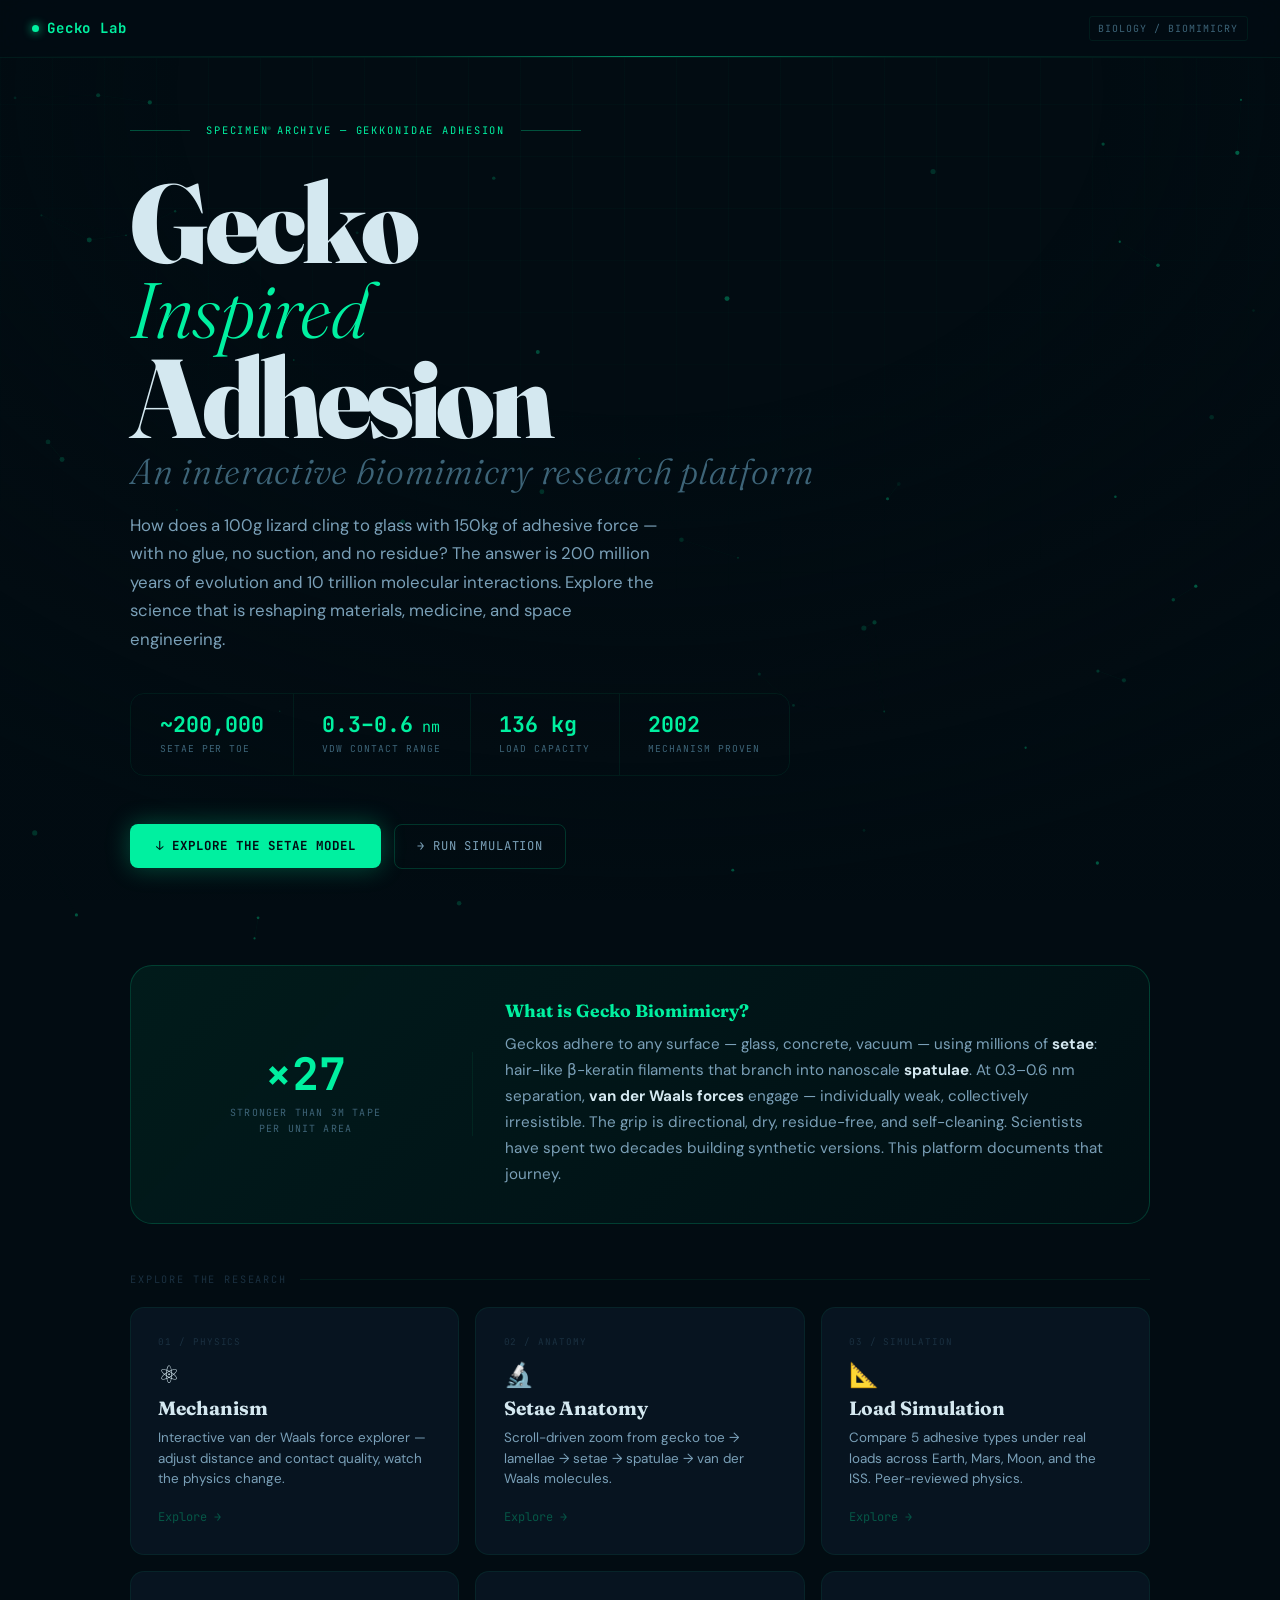
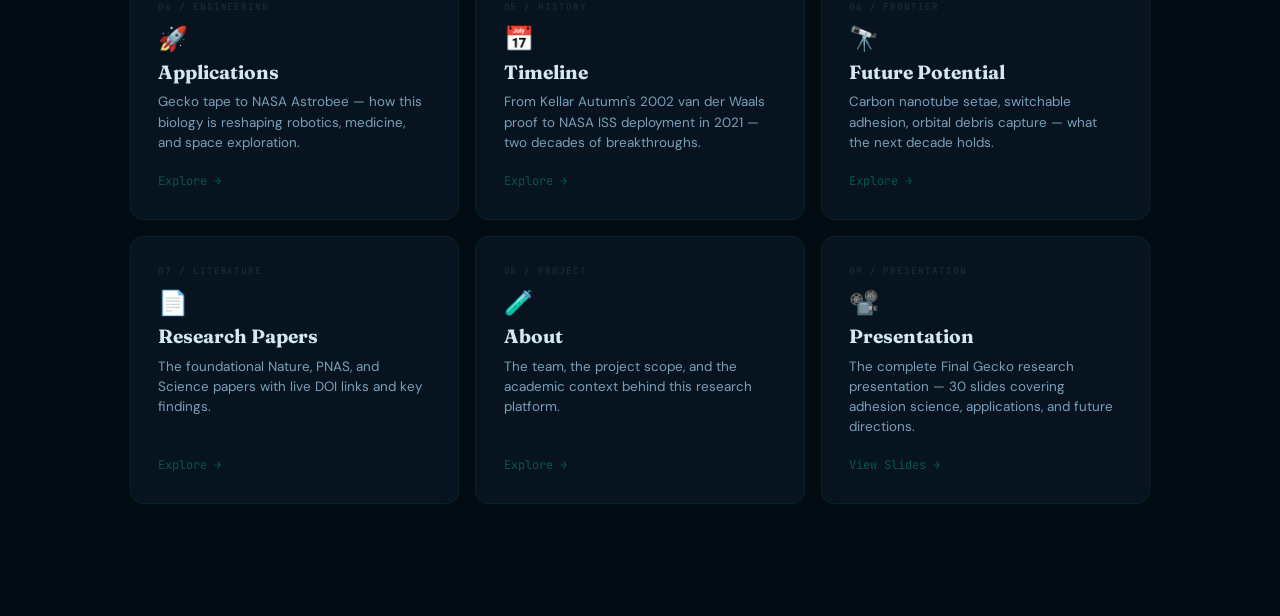
<file: index.html>
<!DOCTYPE html>
<html lang="en">
<head>
  <meta charset="UTF-8">
  <meta name="viewport" content="width=device-width, initial-scale=1">
  <title>Gecko Lab — Biomimicry Research Platform</title>
  <link rel="stylesheet" href="css/style.css">
  <style>
    .main-content { max-width:1100px; padding-top:0 }

    /* ── Hero ── */
    .hero {
      min-height:calc(100vh - 58px);
      display:flex;flex-direction:column;justify-content:center;
      padding:4rem 0 3rem;position:relative;
    }
    .hero-canvas {
      position:fixed;top:58px;left:0;right:0;bottom:0;
      pointer-events:none;z-index:0;opacity:.6;
    }
    .hero-inner{position:relative;z-index:1}

    .eyebrow {
      display:flex;align-items:center;gap:1rem;margin-bottom:2rem;
    }
    .eyebrow-line{flex:1;max-width:60px;height:1px;background:var(--teal-mid)}
    .eyebrow-text {
      font-family:var(--fm);font-size:.65rem;letter-spacing:.18em;
      text-transform:uppercase;color:var(--teal);
    }

    .hero-title {
      font-family:var(--fd);
      font-size:clamp(3.5rem,9vw,7rem);
      font-weight:900;line-height:.92;letter-spacing:-.04em;
      color:var(--t1);margin-bottom:1.4rem;
      position:relative;
    }
    .hero-title .line-italic {
      display:block;font-style:italic;color:var(--teal);
      font-weight:300;font-size:.7em;letter-spacing:-.01em;
    }
    .hero-title .line-sub {
      display:block;font-weight:300;font-style:italic;
      font-size:.32em;color:var(--t3);letter-spacing:.02em;
      margin-top:.4rem;
    }

    .hero-desc {
      max-width:540px;font-size:1.05rem;color:var(--t2);
      line-height:1.7;margin-bottom:2.5rem;
    }

    .hero-stats {
      display:flex;gap:0;
      border:1px solid var(--border);border-radius:var(--r2);
      overflow:hidden;margin-bottom:3rem;
      width:fit-content;
    }
    .hero-stat {
      padding:1.2rem 1.8rem;border-right:1px solid var(--border);
      min-width:130px;
    }
    .hero-stat:last-child{border-right:none}
    .hero-stat .sv {
      font-family:var(--fm);font-size:1.35rem;font-weight:700;
      color:var(--teal);line-height:1;display:block;
    }
    .hero-stat .sl {
      font-family:var(--fm);font-size:.6rem;letter-spacing:.1em;
      text-transform:uppercase;color:var(--t3);margin-top:.35rem;display:block;
    }

    .hero-cta { display:flex;gap:.8rem;flex-wrap:wrap;align-items:center }
    .cta-primary {
      display:inline-flex;align-items:center;gap:.6rem;
      font-family:var(--fm);font-size:.78rem;font-weight:700;letter-spacing:.08em;
      text-transform:uppercase;padding:.75rem 1.6rem;border-radius:var(--r1);
      background:var(--teal);color:var(--bg);text-decoration:none;
      transition:.25s var(--ease);box-shadow:0 0 24px rgba(0,240,160,.3);
    }
    .cta-primary:hover{box-shadow:0 0 40px rgba(0,240,160,.5);transform:translateY(-2px)}
    .cta-secondary {
      display:inline-flex;align-items:center;gap:.5rem;
      font-family:var(--fm);font-size:.76rem;letter-spacing:.07em;
      text-transform:uppercase;padding:.72rem 1.4rem;border-radius:var(--r1);
      border:1px solid var(--border-2);color:var(--t2);text-decoration:none;
      transition:.2s var(--ease);background:transparent;
    }
    .cta-secondary:hover{color:var(--teal);border-color:var(--teal);background:var(--teal-dim)}

    /* ── Intro callout ── */
    .intro-block {
      background:linear-gradient(135deg,rgba(0,240,160,.065),rgba(0,240,160,.015));
      border:1px solid var(--border-2);border-radius:var(--r3);
      padding:2.2rem 2.5rem;margin:3rem 0;
      display:grid;grid-template-columns:1fr 2fr;gap:2rem;align-items:center;
    }
    .intro-block .ib-stat {
      text-align:center;
      border-right:1px solid var(--border);padding-right:2rem;
    }
    .ib-big {
      font-family:var(--fm);font-size:2.8rem;font-weight:700;
      color:var(--teal);line-height:1;display:block;
    }
    .ib-sub {
      font-family:var(--fm);font-size:.62rem;letter-spacing:.12em;
      text-transform:uppercase;color:var(--t3);margin-top:.5rem;display:block;
    }
    .intro-block h2{color:var(--teal);font-size:1.1rem;margin-bottom:.6rem}

    /* ── Nav section ── */
    .explore-label {
      font-family:var(--fm);font-size:.64rem;letter-spacing:.18em;
      text-transform:uppercase;color:var(--t4);margin-bottom:1.2rem;
      display:flex;align-items:center;gap:.8rem;
    }
    .explore-label::after{content:'';flex:1;height:1px;background:var(--border)}

    @media(max-width:680px){
      .hero-stats{flex-wrap:wrap;width:100%}
      .hero-stat{border-right:none;border-bottom:1px solid var(--border);min-width:calc(50% - 0px)}
      .intro-block{grid-template-columns:1fr}
      .ib-stat{border-right:none;border-bottom:1px solid var(--border);padding-right:0;padding-bottom:1.5rem;margin-bottom:.5rem}
    }
  </style>
</head>
<body>
<script src="js/layout.js"></script>
<script>
document.getElementById("main-content").style.maxWidth = "1100px";

// Particle hero canvas
const heroCanvasHTML = `<canvas class="hero-canvas" id="heroCanvas"></canvas>`;

document.getElementById("page-content").innerHTML = `
${heroCanvasHTML}

<div class="hero">
  <div class="hero-inner">

    <div class="eyebrow">
      <div class="eyebrow-line"></div>
      <span class="eyebrow-text">Specimen Archive — Gekkonidae Adhesion</span>
      <div class="eyebrow-line"></div>
    </div>

    <h1 class="hero-title reveal">
      Gecko
      <em class="line-italic">Inspired</em>
      Adhesion
      <span class="line-sub">An interactive biomimicry research platform</span>
    </h1>

    <p class="hero-desc reveal reveal-delay-1">
      How does a 100g lizard cling to glass with 150kg of adhesive force — with no glue, no suction,
      and no residue? The answer is 200 million years of evolution and 10 trillion molecular interactions.
      Explore the science that is reshaping materials, medicine, and space engineering.
    </p>

    <div class="hero-stats reveal reveal-delay-2">
      <div class="hero-stat">
        <span class="sv">~200,000</span>
        <span class="sl">Setae per toe</span>
      </div>
      <div class="hero-stat">
        <span class="sv">0.3–0.6<span style="font-size:.7em;font-weight:400"> nm</span></span>
        <span class="sl">VdW contact range</span>
      </div>
      <div class="hero-stat">
        <span class="sv">136 kg</span>
        <span class="sl">Load capacity</span>
      </div>
      <div class="hero-stat">
        <span class="sv">2002</span>
        <span class="sl">Mechanism proven</span>
      </div>
    </div>

    <div class="hero-cta reveal reveal-delay-3">
      <a class="cta-primary" href="setae.html">↓ Explore the Setae Model</a>
      <a class="cta-secondary" href="simulation.html">→ Run Simulation</a>
    </div>

  </div>
</div>

<div class="intro-block reveal">
  <div class="ib-stat">
    <span class="ib-big">×27</span>
    <span class="ib-sub">Stronger than 3M tape<br>per unit area</span>
  </div>
  <div>
    <h2>What is Gecko Biomimicry?</h2>
    <p>
      Geckos adhere to any surface — glass, concrete, vacuum — using millions of <strong style="color:var(--t1)">setae</strong>: hair-like
      β-keratin filaments that branch into nanoscale <strong style="color:var(--t1)">spatulae</strong>. At 0.3–0.6 nm separation,
      <strong style="color:var(--t1)">van der Waals forces</strong> engage — individually weak, collectively irresistible. The grip is
      directional, dry, residue-free, and self-cleaning. Scientists have spent two decades building synthetic versions.
      This platform documents that journey.
    </p>
  </div>
</div>

<div class="explore-label">Explore the Research</div>

<div class="nav-grid">
  <a class="nav-card reveal" href="mechanism.html">
    <span class="nc-coord">01 / PHYSICS</span>
    <span class="nc-icon">⚛️</span>
    <div class="nc-title">Mechanism</div>
    <div class="nc-desc">Interactive van der Waals force explorer — adjust distance and contact quality, watch the physics change.</div>
    <div class="nc-arrow">Explore → </div>
  </a>
  <a class="nav-card reveal reveal-delay-1" href="setae.html">
    <span class="nc-coord">02 / ANATOMY</span>
    <span class="nc-icon">🔬</span>
    <div class="nc-title">Setae Anatomy</div>
    <div class="nc-desc">Scroll-driven zoom from gecko toe → lamellae → setae → spatulae → van der Waals molecules.</div>
    <div class="nc-arrow">Explore → </div>
  </a>
  <a class="nav-card reveal reveal-delay-2" href="simulation.html">
    <span class="nc-coord">03 / SIMULATION</span>
    <span class="nc-icon">📐</span>
    <div class="nc-title">Load Simulation</div>
    <div class="nc-desc">Compare 5 adhesive types under real loads across Earth, Mars, Moon, and the ISS. Peer-reviewed physics.</div>
    <div class="nc-arrow">Explore → </div>
  </a>
  <a class="nav-card reveal" href="applications.html">
    <span class="nc-coord">04 / ENGINEERING</span>
    <span class="nc-icon">🚀</span>
    <div class="nc-title">Applications</div>
    <div class="nc-desc">Gecko tape to NASA Astrobee — how this biology is reshaping robotics, medicine, and space exploration.</div>
    <div class="nc-arrow">Explore → </div>
  </a>
  <a class="nav-card reveal reveal-delay-1" href="timeline.html">
    <span class="nc-coord">05 / HISTORY</span>
    <span class="nc-icon">📅</span>
    <div class="nc-title">Timeline</div>
    <div class="nc-desc">From Kellar Autumn's 2002 van der Waals proof to NASA ISS deployment in 2021 — two decades of breakthroughs.</div>
    <div class="nc-arrow">Explore → </div>
  </a>
  <a class="nav-card reveal reveal-delay-2" href="future.html">
    <span class="nc-coord">06 / FRONTIER</span>
    <span class="nc-icon">🔭</span>
    <div class="nc-title">Future Potential</div>
    <div class="nc-desc">Carbon nanotube setae, switchable adhesion, orbital debris capture — what the next decade holds.</div>
    <div class="nc-arrow">Explore → </div>
  </a>
  <a class="nav-card reveal" href="research.html">
    <span class="nc-coord">07 / LITERATURE</span>
    <span class="nc-icon">📄</span>
    <div class="nc-title">Research Papers</div>
    <div class="nc-desc">The foundational Nature, PNAS, and Science papers with live DOI links and key findings.</div>
    <div class="nc-arrow">Explore → </div>
  </a>
  <a class="nav-card reveal reveal-delay-1" href="about.html">
    <span class="nc-coord">08 / PROJECT</span>
    <span class="nc-icon">🧪</span>
    <div class="nc-title">About</div>
    <div class="nc-desc">The team, the project scope, and the academic context behind this research platform.</div>
    <div class="nc-arrow">Explore → </div>
  </a>
  <a class="nav-card reveal reveal-delay-2" href="presentation.html">
    <span class="nc-coord">09 / PRESENTATION</span>
    <span class="nc-icon">📽️</span>
    <div class="nc-title">Presentation</div>
    <div class="nc-desc">The complete Final Gecko research presentation — 30 slides covering adhesion science, applications, and future directions.</div>
    <div class="nc-arrow">View Slides → </div>
  </a>
</div>
`;

// ── Hero particle canvas ──────────────────────────────────────────
(function() {
  const canvas = document.getElementById("heroCanvas");
  if (!canvas) return;
  const ctx = canvas.getContext("2d");
  let W, H, dpr, particles = [], connections = [];

  function resize() {
    dpr = Math.min(window.devicePixelRatio || 1, 2);
    W = window.innerWidth; H = window.innerHeight;
    canvas.style.width = W + "px"; canvas.style.height = H + "px";
    canvas.width = W * dpr; canvas.height = H * dpr;
    ctx.setTransform(dpr, 0, 0, dpr, 0, 0);
    init();
  }

  function init() {
    const n = Math.floor((W * H) / 22000);
    particles = Array.from({ length: n }, () => ({
      x: Math.random() * W, y: Math.random() * H,
      vx: (Math.random() - .5) * .25, vy: (Math.random() - .5) * .25,
      r: .8 + Math.random() * 1.8,
      a: .1 + Math.random() * .5,
      type: "teal",
    }));
  }

  function draw() {
    ctx.clearRect(0, 0, W, H);

    // Draw connections
    for (let i = 0; i < particles.length; i++) {
      for (let j = i + 1; j < particles.length; j++) {
        const p = particles[i], q = particles[j];
        const dx = p.x - q.x, dy = p.y - q.y;
        const dist = Math.sqrt(dx*dx + dy*dy);
        if (dist < 140) {
          const alpha = (1 - dist/140) * .12;
          ctx.strokeStyle = `rgba(0,240,160,${alpha})`;
          ctx.lineWidth = .5;
          ctx.beginPath(); ctx.moveTo(p.x, p.y); ctx.lineTo(q.x, q.y); ctx.stroke();
        }
      }
    }

    // Draw particles
    particles.forEach(p => {
      p.x += p.vx; p.y += p.vy;
      if (p.x < 0 || p.x > W) p.vx *= -1;
      if (p.y < 0 || p.y > H) p.vy *= -1;
      const color = `rgba(0,240,160,${p.a})`;
      ctx.fillStyle = color;
      ctx.beginPath(); ctx.arc(p.x, p.y, p.r, 0, Math.PI*2); ctx.fill();
    });

    requestAnimationFrame(draw);
  }

  window.addEventListener("resize", resize);
  resize();
  draw();
})();
</script>
</body>
</html>
</file>
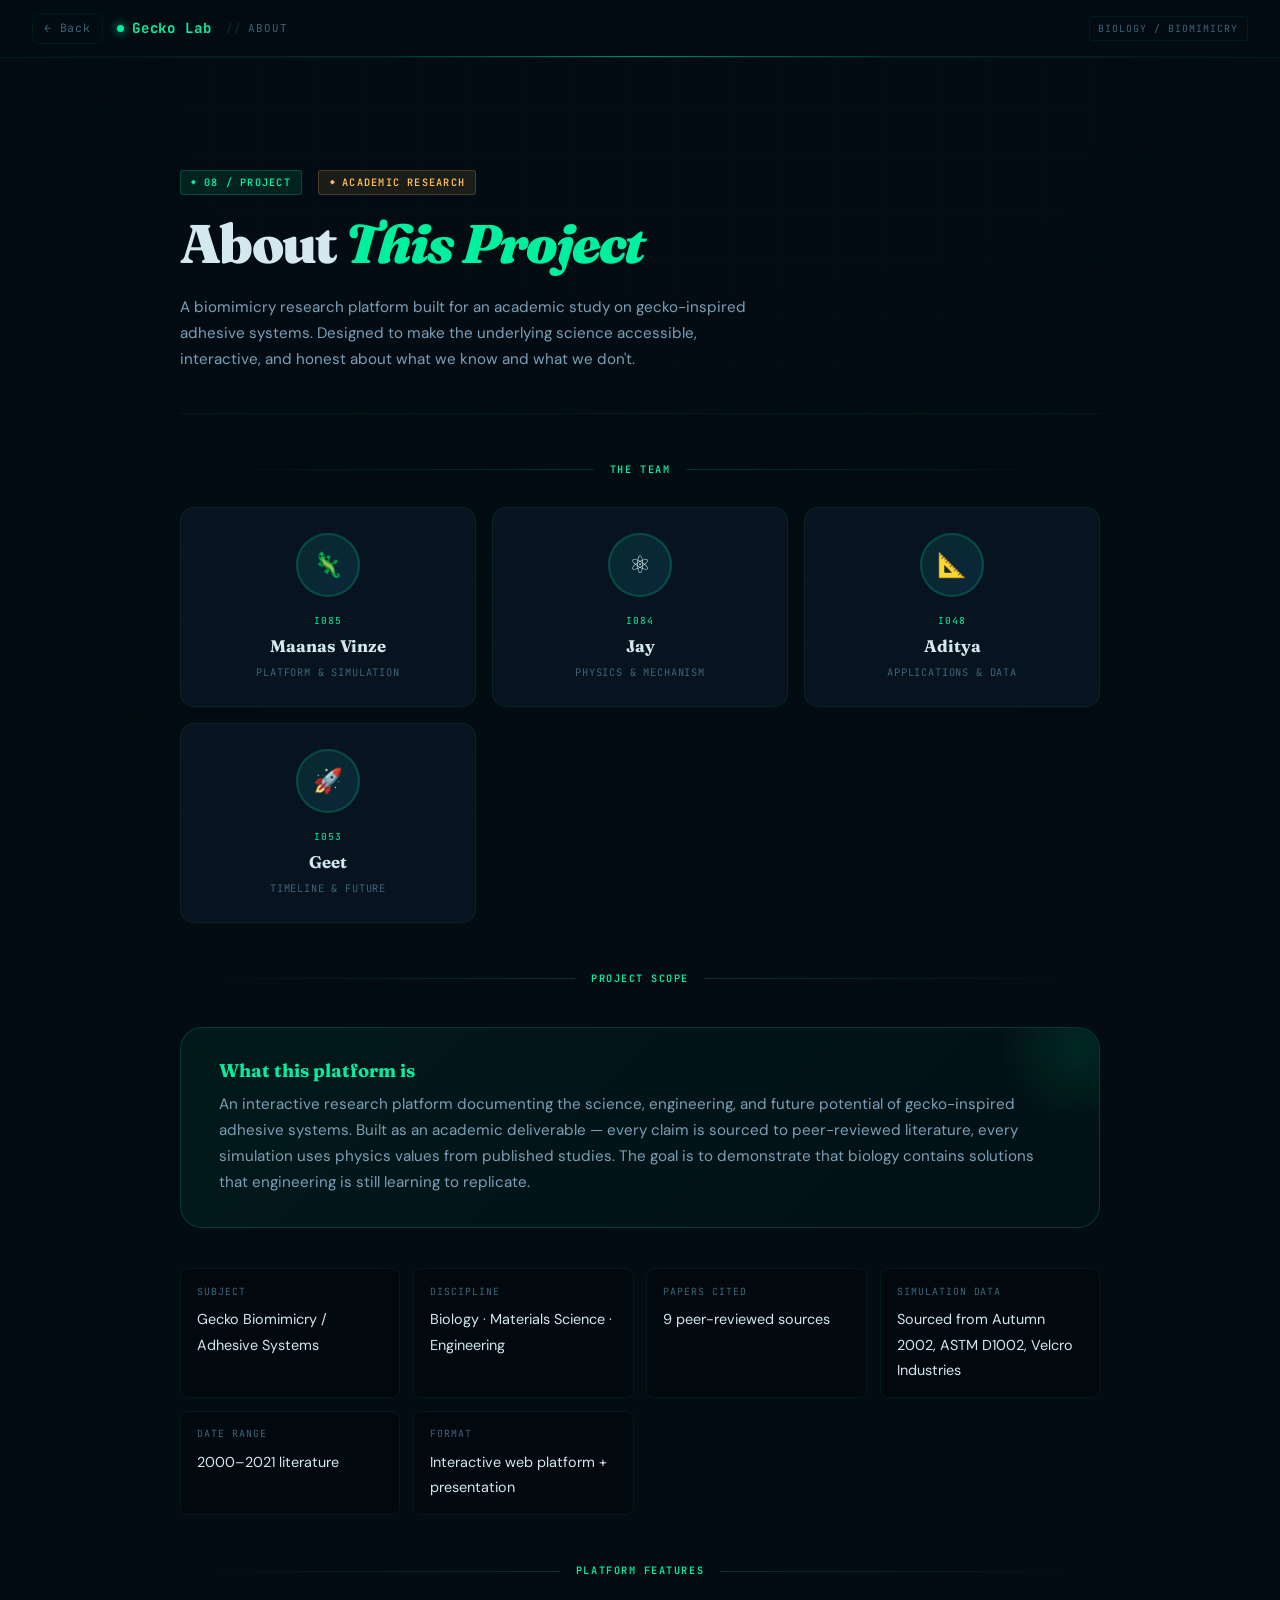
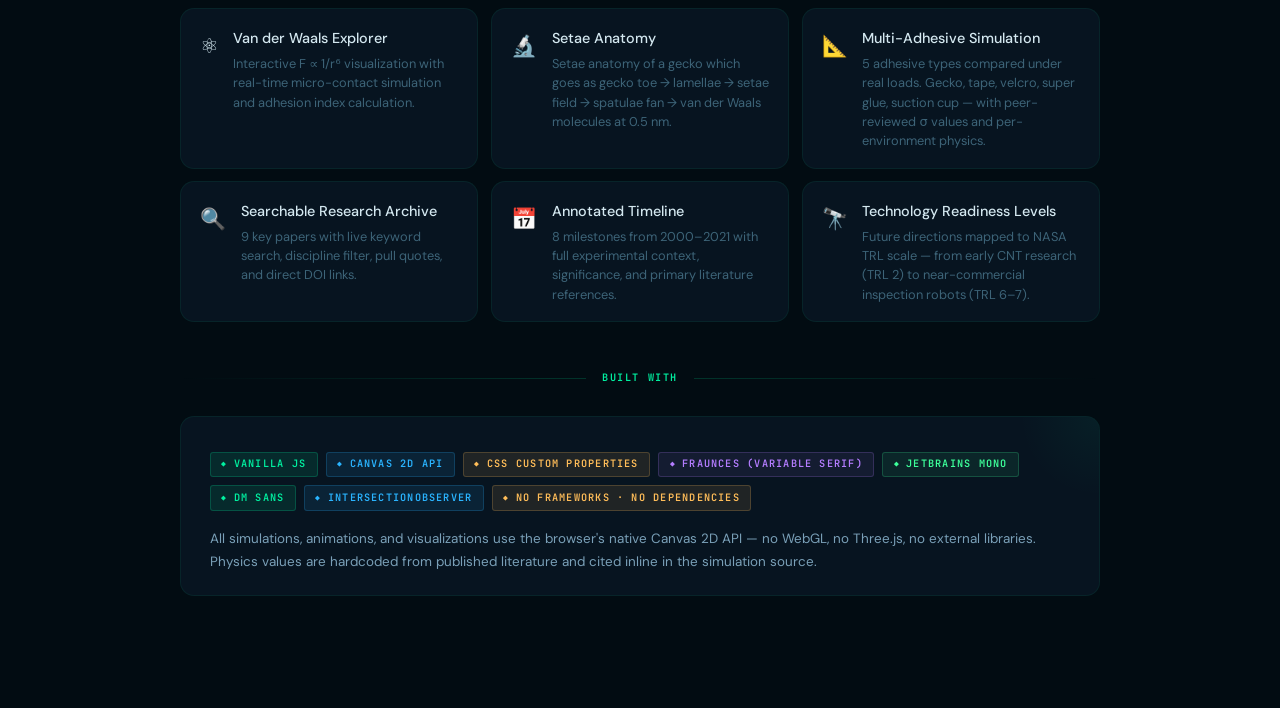
<file: about.html>
<!DOCTYPE html>
<html lang="en">
<head>
  <meta charset="UTF-8"><meta name="viewport" content="width=device-width,initial-scale=1">
  <title>About — Gecko Lab</title>
  <link rel="stylesheet" href="css/style.css">
  <style>
    .team-grid{display:grid;grid-template-columns:repeat(auto-fill,minmax(220px,1fr));gap:1rem}
    .member-card {
      background:var(--bg-l1);border:1px solid var(--border);
      border-radius:var(--r2);padding:1.6rem;
      transition:.3s var(--ease);text-align:center;
    }
    .member-card:hover{border-color:var(--border-2);box-shadow:var(--teal-glow);transform:translateY(-3px)}
    .member-avatar {
      width:64px;height:64px;border-radius:50%;margin:0 auto 1rem;
      background:linear-gradient(135deg,var(--teal-dim),rgba(42,180,255,.12));
      border:2px solid var(--border-2);
      display:flex;align-items:center;justify-content:center;
      font-size:1.5rem;
    }
    .member-id{font-family:var(--fm);font-size:.6rem;letter-spacing:.12em;color:var(--teal);margin-bottom:.3rem}
    .member-name{font-family:var(--fd);font-size:1.05rem;font-weight:700;color:var(--t1);margin-bottom:.2rem}
    .member-role{font-family:var(--fm);font-size:.65rem;letter-spacing:.08em;text-transform:uppercase;color:var(--t3)}

    .spec-grid{display:grid;grid-template-columns:repeat(auto-fill,minmax(200px,1fr));gap:.8rem;margin-top:1rem}
    .spec-item{
      background:rgba(0,0,0,.2);border:1px solid var(--border);
      border-radius:var(--r1);padding:.9rem 1rem;
    }
    .spec-item .sk{font-family:var(--fm);font-size:.62rem;letter-spacing:.1em;text-transform:uppercase;color:var(--t3);margin-bottom:.4rem;display:block}
    .spec-item .sv{font-family:var(--fb);font-size:.9rem;color:var(--t1)}

    .tech-chips{display:flex;gap:.5rem;flex-wrap:wrap;margin-top:.8rem}

    /* platform feature list */
    .feature-list{display:grid;grid-template-columns:repeat(auto-fill,minmax(280px,1fr));gap:.8rem;margin-top:1rem}
    .feature-item{
      display:flex;gap:.9rem;align-items:flex-start;
      background:var(--bg-l1);border:1px solid var(--border);
      border-radius:var(--r2);padding:1.1rem 1.2rem;
      transition:.25s;
    }
    .feature-item:hover{border-color:var(--border-2)}
    .feature-icon{font-size:1.3rem;flex-shrink:0;margin-top:.1rem}
    .feature-title{font-size:.9rem;font-weight:500;color:var(--t1);margin-bottom:.25rem}
    .feature-desc{font-size:.8rem;color:var(--t3);line-height:1.5}
  </style>
</head>
<body>
<script src="js/layout.js"></script>
<script>
document.getElementById("page-content").innerHTML = `
<div class="page-hero">
  <div class="ph-top">
    <span class="tag tag-teal">08 / Project</span>
    <span class="tag tag-amber">Academic Research</span>
  </div>
  <h1>About <em>This Project</em></h1>
  <p style="max-width:600px">
    A biomimicry research platform built for an academic study on gecko-inspired adhesive systems.
    Designed to make the underlying science accessible, interactive, and honest about what we know
    and what we don't.
  </p>
</div>

<div class="section-rule reveal"><span>The Team</span></div>

<div class="team-grid reveal">
  <div class="member-card">
    <div class="member-avatar">🦎</div>
    <div class="member-id">I085</div>
    <div class="member-name">Maanas Vinze</div>
    <div class="member-role">Platform &amp; Simulation</div>
  </div>
  <div class="member-card">
    <div class="member-avatar">⚛️</div>
    <div class="member-id">I084</div>
    <div class="member-name">Jay</div>
    <div class="member-role">Physics &amp; Mechanism</div>
  </div>
  <div class="member-card">
    <div class="member-avatar">📐</div>
    <div class="member-id">I048</div>
    <div class="member-name">Aditya</div>
    <div class="member-role">Applications &amp; Data</div>
  </div>
  <div class="member-card">
    <div class="member-avatar">🚀</div>
    <div class="member-id">I053</div>
    <div class="member-name">Geet</div>
    <div class="member-role">Timeline &amp; Future</div>
  </div>
</div>

<div class="section-rule reveal"><span>Project Scope</span></div>

<div class="callout reveal">
  <h2>What this platform is</h2>
  <p>
    An interactive research platform documenting the science, engineering, and future potential of
    gecko-inspired adhesive systems. Built as an academic deliverable — every claim is sourced to
    peer-reviewed literature, every simulation uses physics values from published studies. The goal
    is to demonstrate that biology contains solutions that engineering is still learning to replicate.
  </p>
</div>

<div class="spec-grid reveal">
  <div class="spec-item">
    <span class="sk">Subject</span>
    <span class="sv">Gecko Biomimicry / Adhesive Systems</span>
  </div>
  <div class="spec-item">
    <span class="sk">Discipline</span>
    <span class="sv">Biology · Materials Science · Engineering</span>
  </div>
  <div class="spec-item">
    <span class="sk">Papers cited</span>
    <span class="sv">9 peer-reviewed sources</span>
  </div>
  <div class="spec-item">
    <span class="sk">Simulation data</span>
    <span class="sv">Sourced from Autumn 2002, ASTM D1002, Velcro Industries</span>
  </div>
  <div class="spec-item">
    <span class="sk">Date range</span>
    <span class="sv">2000–2021 literature</span>
  </div>
  <div class="spec-item">
    <span class="sk">Format</span>
    <span class="sv">Interactive web platform + presentation</span>
  </div>
</div>

<div class="section-rule reveal"><span>Platform Features</span></div>

<div class="feature-list">
  <div class="feature-item reveal">
    <span class="feature-icon">⚛️</span>
    <div>
      <div class="feature-title">Van der Waals Explorer</div>
      <div class="feature-desc">Interactive F ∝ 1/r⁶ visualization with real-time micro-contact simulation and adhesion index calculation.</div>
    </div>
  </div>
  <div class="feature-item reveal reveal-delay-1">
    <span class="feature-icon">🔬</span>
    <div>
      <div class="feature-title">Setae Anatomy</div>
      <div class="feature-desc">Setae anatomy of a gecko which goes as gecko toe → lamellae → setae field → spatulae fan → van der Waals molecules at 0.5 nm.</div>
    </div>
  </div>
  <div class="feature-item reveal reveal-delay-2">
    <span class="feature-icon">📐</span>
    <div>
      <div class="feature-title">Multi-Adhesive Simulation</div>
      <div class="feature-desc">5 adhesive types compared under real loads. Gecko, tape, velcro, super glue, suction cup — with peer-reviewed σ values and per-environment physics.</div>
    </div>
  </div>
  <div class="feature-item reveal">
    <span class="feature-icon">🔍</span>
    <div>
      <div class="feature-title">Searchable Research Archive</div>
      <div class="feature-desc">9 key papers with live keyword search, discipline filter, pull quotes, and direct DOI links.</div>
    </div>
  </div>
  <div class="feature-item reveal reveal-delay-1">
    <span class="feature-icon">📅</span>
    <div>
      <div class="feature-title">Annotated Timeline</div>
      <div class="feature-desc">8 milestones from 2000–2021 with full experimental context, significance, and primary literature references.</div>
    </div>
  </div>
  <div class="feature-item reveal reveal-delay-2">
    <span class="feature-icon">🔭</span>
    <div>
      <div class="feature-title">Technology Readiness Levels</div>
      <div class="feature-desc">Future directions mapped to NASA TRL scale — from early CNT research (TRL 2) to near-commercial inspection robots (TRL 6–7).</div>
    </div>
  </div>
</div>

<div class="section-rule reveal"><span>Built With</span></div>
<div class="card reveal" style="padding:1.4rem 1.8rem">
  <div class="tech-chips">
    <span class="tag tag-teal">Vanilla JS</span>
    <span class="tag tag-blue">Canvas 2D API</span>
    <span class="tag tag-amber">CSS Custom Properties</span>
    <span class="tag tag-purple">Fraunces (Variable Serif)</span>
    <span class="tag tag-green">JetBrains Mono</span>
    <span class="tag tag-teal">DM Sans</span>
    <span class="tag tag-blue">IntersectionObserver</span>
    <span class="tag tag-amber">No frameworks · No dependencies</span>
  </div>
  <p style="margin-top:1rem;font-size:.84rem">
    All simulations, animations, and visualizations use the browser's native Canvas 2D API —
    no WebGL, no Three.js, no external libraries. Physics values are hardcoded from published literature
    and cited inline in the simulation source.
  </p>
</div>
`;
</script>
</body>
</html>
</file>
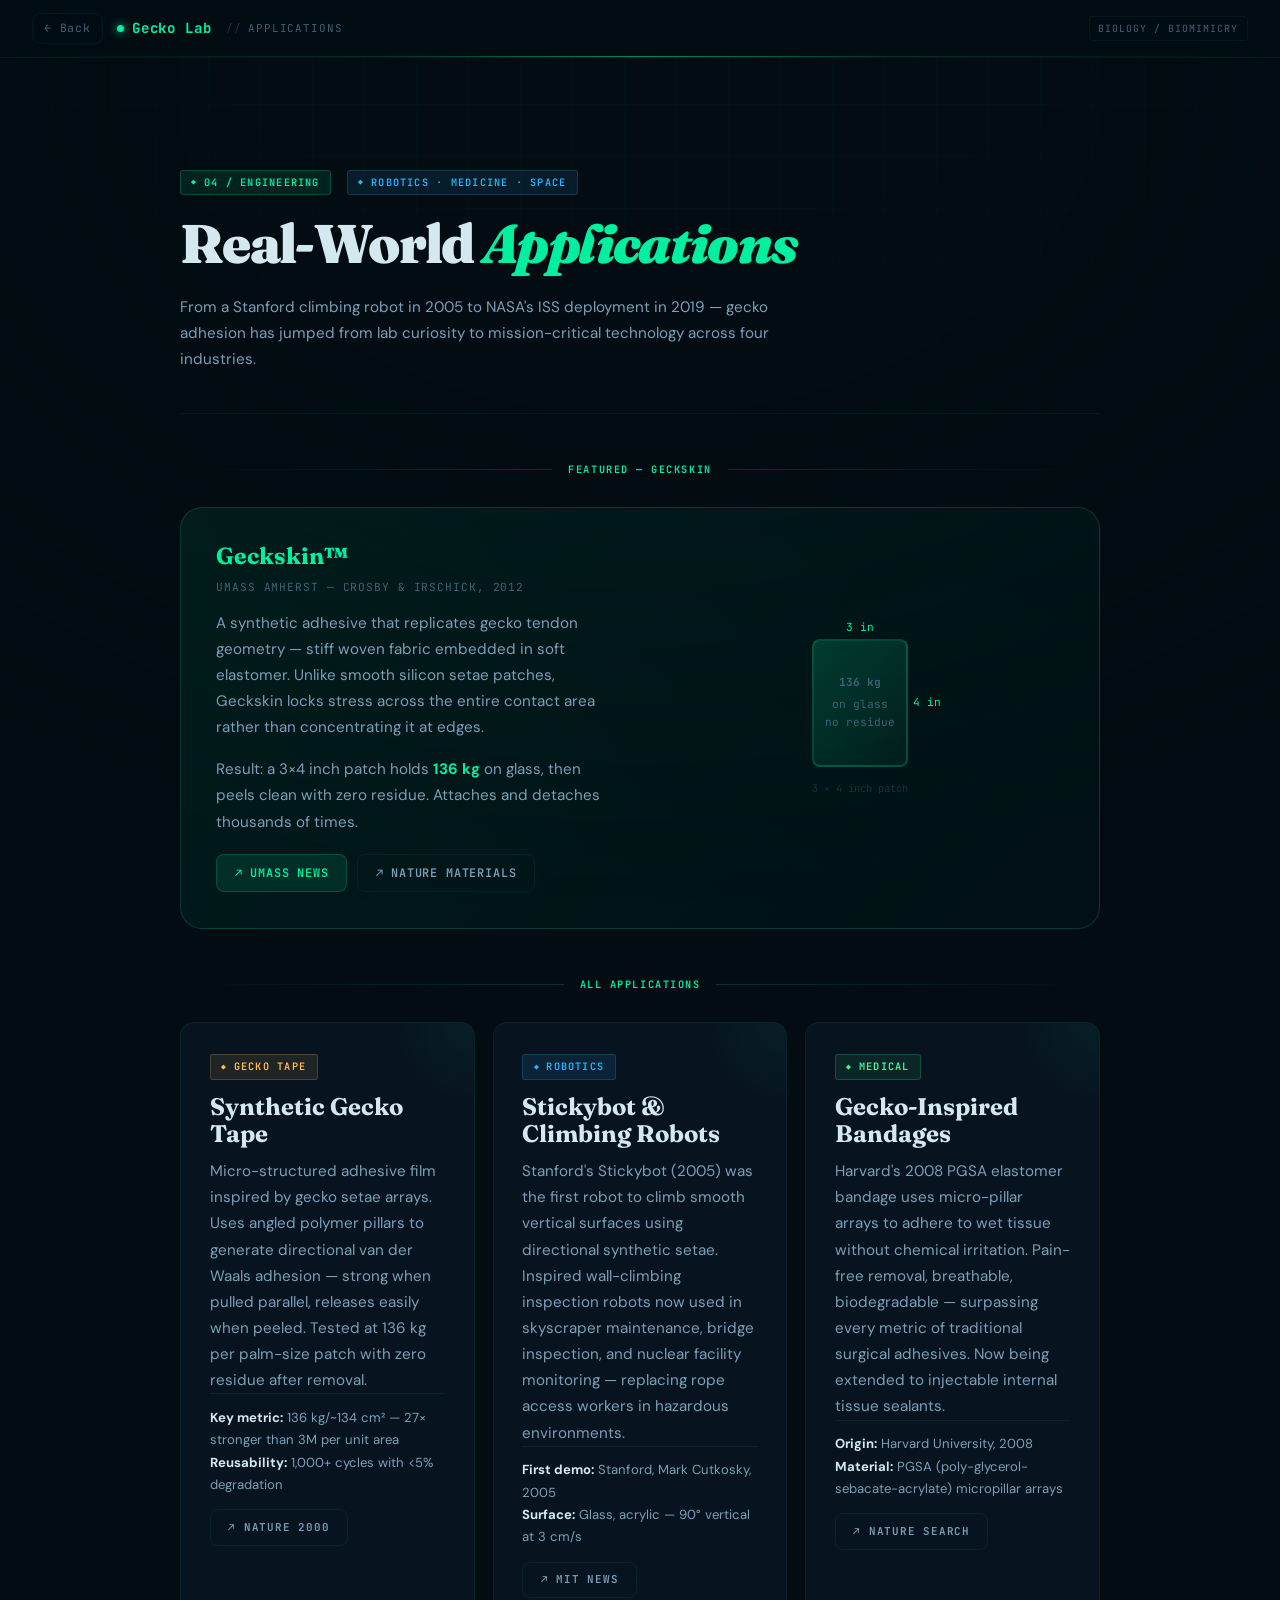
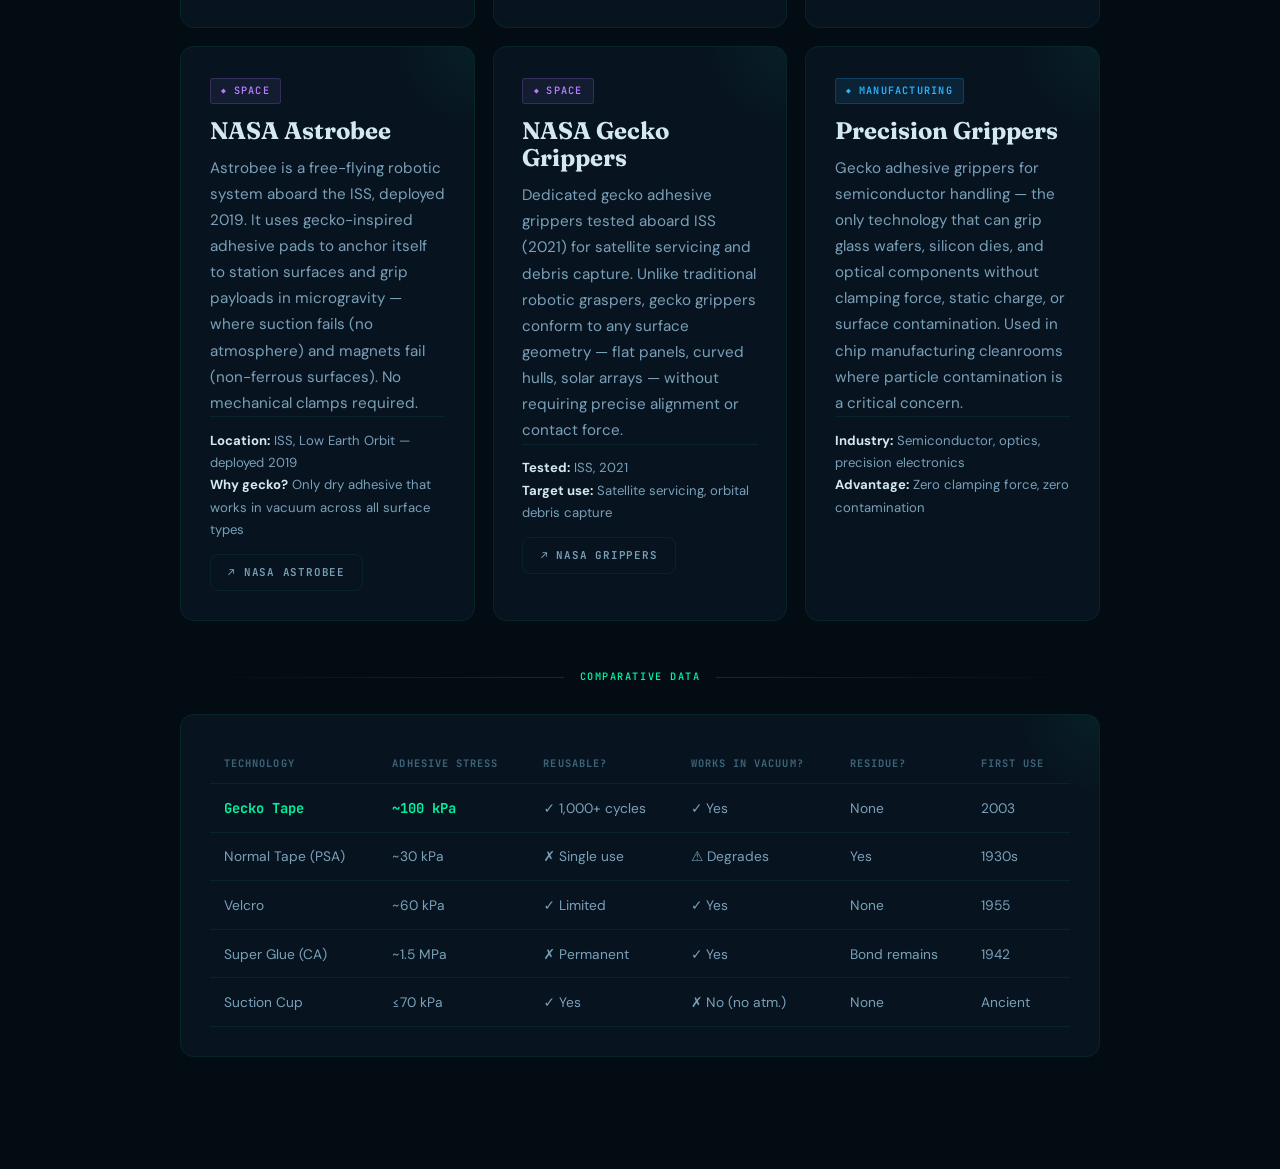
<file: applications.html>
<!DOCTYPE html>
<html lang="en">
<head>
  <meta charset="UTF-8"><meta name="viewport" content="width=device-width,initial-scale=1">
  <title>Applications — Gecko Lab</title>
  <link rel="stylesheet" href="css/style.css">
  <style>
    .size-visual{display:flex;flex-direction:column;align-items:center;justify-content:center;gap:.8rem}
    .size-box {
      width:96px;height:128px;
      background:linear-gradient(135deg,rgba(0,240,160,.18),rgba(0,240,160,.05));
      border:2px solid var(--border-2);border-radius:var(--r1);
      display:flex;flex-direction:column;align-items:center;justify-content:center;
      gap:.3rem;position:relative;
    }
    .size-box::before{content:'3 in';position:absolute;top:-1.4rem;font-family:var(--fm);font-size:.7rem;color:var(--teal)}
    .size-box::after{content:'4 in';position:absolute;right:-2.2rem;top:50%;transform:translateY(-50%);font-family:var(--fm);font-size:.7rem;color:var(--teal)}
    .size-box span{font-family:var(--fm);font-size:.7rem;color:var(--t3);text-align:center}
    .size-num{font-family:var(--fm);font-size:1.5rem;font-weight:700;color:var(--teal)}
  </style>
</head>
<body>
<script src="js/layout.js"></script>
<script>
document.getElementById("page-content").innerHTML = `
<div class="page-hero">
  <div class="ph-top">
    <span class="tag tag-teal">04 / Engineering</span>
    <span class="tag tag-blue">Robotics · Medicine · Space</span>
  </div>
  <h1>Real-World <em>Applications</em></h1>
  <p style="max-width:600px">
    From a Stanford climbing robot in 2005 to NASA's ISS deployment in 2019 — gecko adhesion
    has jumped from lab curiosity to mission-critical technology across four industries.
  </p>
</div>

<div class="section-rule"><span>Featured — Geckskin</span></div>

<div class="highlight-card reveal">
  <div>
    <h2>Geckskin™</h2>
    <p style="font-family:var(--fm);font-size:.7rem;color:var(--t3);margin-bottom:.8rem;letter-spacing:.08em">UMASS AMHERST — CROSBY & IRSCHICK, 2012</p>
    <p style="margin-bottom:1rem">
      A synthetic adhesive that replicates gecko tendon geometry — stiff woven fabric embedded in soft elastomer.
      Unlike smooth silicon setae patches, Geckskin locks stress across the entire contact area rather than concentrating it at edges.
    </p>
    <p style="margin-bottom:1.2rem">
      Result: a 3×4 inch patch holds <strong style="color:var(--teal)">136 kg</strong> on glass, then peels clean with zero residue.
      Attaches and detaches thousands of times.
    </p>
    <div style="display:flex;gap:.6rem;flex-wrap:wrap">
      <a class="btn" href="https://www.umass.edu/newsoffice/article/geckskin-sticks-hauls-700-pounds-glass" target="_blank">↗ UMass News</a>
      <a class="btn btn-ghost" href="https://www.nature.com/articles/nmat3468" target="_blank">↗ Nature Materials</a>
    </div>
  </div>
  <div class="size-visual">
    <div class="size-box">
      <span class="size-num">136 kg</span>
      <span>on glass<br>no residue</span>
    </div>
    <span style="font-family:var(--fm);font-size:.65rem;color:var(--t4)">3 × 4 inch patch</span>
  </div>
</div>

<div class="section-rule reveal"><span>All Applications</span></div>

<div class="app-grid">

  <div class="card reveal">
    <span class="tag tag-amber">Gecko Tape</span>
    <h2 style="margin-top:.8rem">Synthetic Gecko Tape</h2>
    <p style="flex:1">
      Micro-structured adhesive film inspired by gecko setae arrays. Uses angled polymer pillars
      to generate directional van der Waals adhesion — strong when pulled parallel, releases easily when peeled.
      Tested at 136 kg per palm-size patch with zero residue after removal.
    </p>
    <div class="app-detail">
      <strong>Key metric:</strong> 136 kg/~134 cm² — 27× stronger than 3M per unit area<br>
      <strong>Reusability:</strong> 1,000+ cycles with &lt;5% degradation
    </div>
    <div class="app-links">
      <a class="btn btn-ghost" href="https://www.nature.com/articles/35079073" target="_blank" style="font-size:.68rem">↗ Nature 2000</a>
    </div>
  </div>

  <div class="card reveal reveal-delay-1">
    <span class="tag tag-blue">Robotics</span>
    <h2 style="margin-top:.8rem">Stickybot & Climbing Robots</h2>
    <p style="flex:1">
      Stanford's Stickybot (2005) was the first robot to climb smooth vertical surfaces using
      directional synthetic setae. Inspired wall-climbing inspection robots now used in skyscraper
      maintenance, bridge inspection, and nuclear facility monitoring — replacing rope access workers
      in hazardous environments.
    </p>
    <div class="app-detail">
      <strong>First demo:</strong> Stanford, Mark Cutkosky, 2005<br>
      <strong>Surface:</strong> Glass, acrylic — 90° vertical at 3 cm/s
    </div>
    <div class="app-links">
      <a class="btn btn-ghost" href="https://news.mit.edu/2009/stickybot-092509" target="_blank" style="font-size:.68rem">↗ MIT News</a>
    </div>
  </div>

  <div class="card reveal reveal-delay-2">
    <span class="tag tag-green">Medical</span>
    <h2 style="margin-top:.8rem">Gecko-Inspired Bandages</h2>
    <p style="flex:1">
      Harvard's 2008 PGSA elastomer bandage uses micro-pillar arrays to adhere to wet tissue
      without chemical irritation. Pain-free removal, breathable, biodegradable — surpassing every
      metric of traditional surgical adhesives. Now being extended to injectable internal tissue sealants.
    </p>
    <div class="app-detail">
      <strong>Origin:</strong> Harvard University, 2008<br>
      <strong>Material:</strong> PGSA (poly-glycerol-sebacate-acrylate) micropillar arrays
    </div>
    <div class="app-links">
      <a class="btn btn-ghost" href="https://www.nature.com/search?q=gecko+inspired+bandage" target="_blank" style="font-size:.68rem">↗ Nature Search</a>
    </div>
  </div>

  <div class="card reveal">
    <span class="tag tag-purple">Space</span>
    <h2 style="margin-top:.8rem">NASA Astrobee</h2>
    <p style="flex:1">
      Astrobee is a free-flying robotic system aboard the ISS, deployed 2019. It uses gecko-inspired
      adhesive pads to anchor itself to station surfaces and grip payloads in microgravity — where
      suction fails (no atmosphere) and magnets fail (non-ferrous surfaces). No mechanical clamps required.
    </p>
    <div class="app-detail">
      <strong>Location:</strong> ISS, Low Earth Orbit — deployed 2019<br>
      <strong>Why gecko?</strong> Only dry adhesive that works in vacuum across all surface types
    </div>
    <div class="app-links">
      <a class="btn btn-ghost" href="https://www.nasa.gov/astrobee/" target="_blank" style="font-size:.68rem">↗ NASA Astrobee</a>
    </div>
  </div>

  <div class="card reveal reveal-delay-1">
    <span class="tag tag-purple">Space</span>
    <h2 style="margin-top:.8rem">NASA Gecko Grippers</h2>
    <p style="flex:1">
      Dedicated gecko adhesive grippers tested aboard ISS (2021) for satellite servicing and
      debris capture. Unlike traditional robotic graspers, gecko grippers conform to any surface geometry —
      flat panels, curved hulls, solar arrays — without requiring precise alignment or contact force.
    </p>
    <div class="app-detail">
      <strong>Tested:</strong> ISS, 2021<br>
      <strong>Target use:</strong> Satellite servicing, orbital debris capture
    </div>
    <div class="app-links">
      <a class="btn btn-ghost" href="https://www.nasa.gov/missions/station/gecko-grippers-moving-on-up/" target="_blank" style="font-size:.68rem">↗ NASA Grippers</a>
    </div>
  </div>

  <div class="card reveal reveal-delay-2">
    <span class="tag tag-blue">Manufacturing</span>
    <h2 style="margin-top:.8rem">Precision Grippers</h2>
    <p style="flex:1">
      Gecko adhesive grippers for semiconductor handling — the only technology that can grip
      glass wafers, silicon dies, and optical components without clamping force, static charge,
      or surface contamination. Used in chip manufacturing cleanrooms where particle contamination
      is a critical concern.
    </p>
    <div class="app-detail">
      <strong>Industry:</strong> Semiconductor, optics, precision electronics<br>
      <strong>Advantage:</strong> Zero clamping force, zero contamination
    </div>
  </div>

</div>

<div class="section-rule reveal"><span>Comparative Data</span></div>

<div class="card reveal" style="overflow:auto">
  <table class="compare-table">
    <thead>
      <tr>
        <th>Technology</th><th>Adhesive Stress</th><th>Reusable?</th>
        <th>Works in Vacuum?</th><th>Residue?</th><th>First Use</th>
      </tr>
    </thead>
    <tbody>
      <tr>
        <td class="hi">Gecko Tape</td><td class="hi">~100 kPa</td>
        <td>✓ 1,000+ cycles</td><td>✓ Yes</td><td>None</td><td>2003</td>
      </tr>
      <tr>
        <td>Normal Tape (PSA)</td><td>~30 kPa</td>
        <td>✗ Single use</td><td>⚠ Degrades</td><td>Yes</td><td>1930s</td>
      </tr>
      <tr>
        <td>Velcro</td><td>~60 kPa</td>
        <td>✓ Limited</td><td>✓ Yes</td><td>None</td><td>1955</td>
      </tr>
      <tr>
        <td>Super Glue (CA)</td><td>~1.5 MPa</td>
        <td>✗ Permanent</td><td>✓ Yes</td><td>Bond remains</td><td>1942</td>
      </tr>
      <tr>
        <td>Suction Cup</td><td>≤70 kPa</td>
        <td>✓ Yes</td><td>✗ No (no atm.)</td><td>None</td><td>Ancient</td>
      </tr>
    </tbody>
  </table>
</div>
`;
</script>
</body>
</html>
</file>
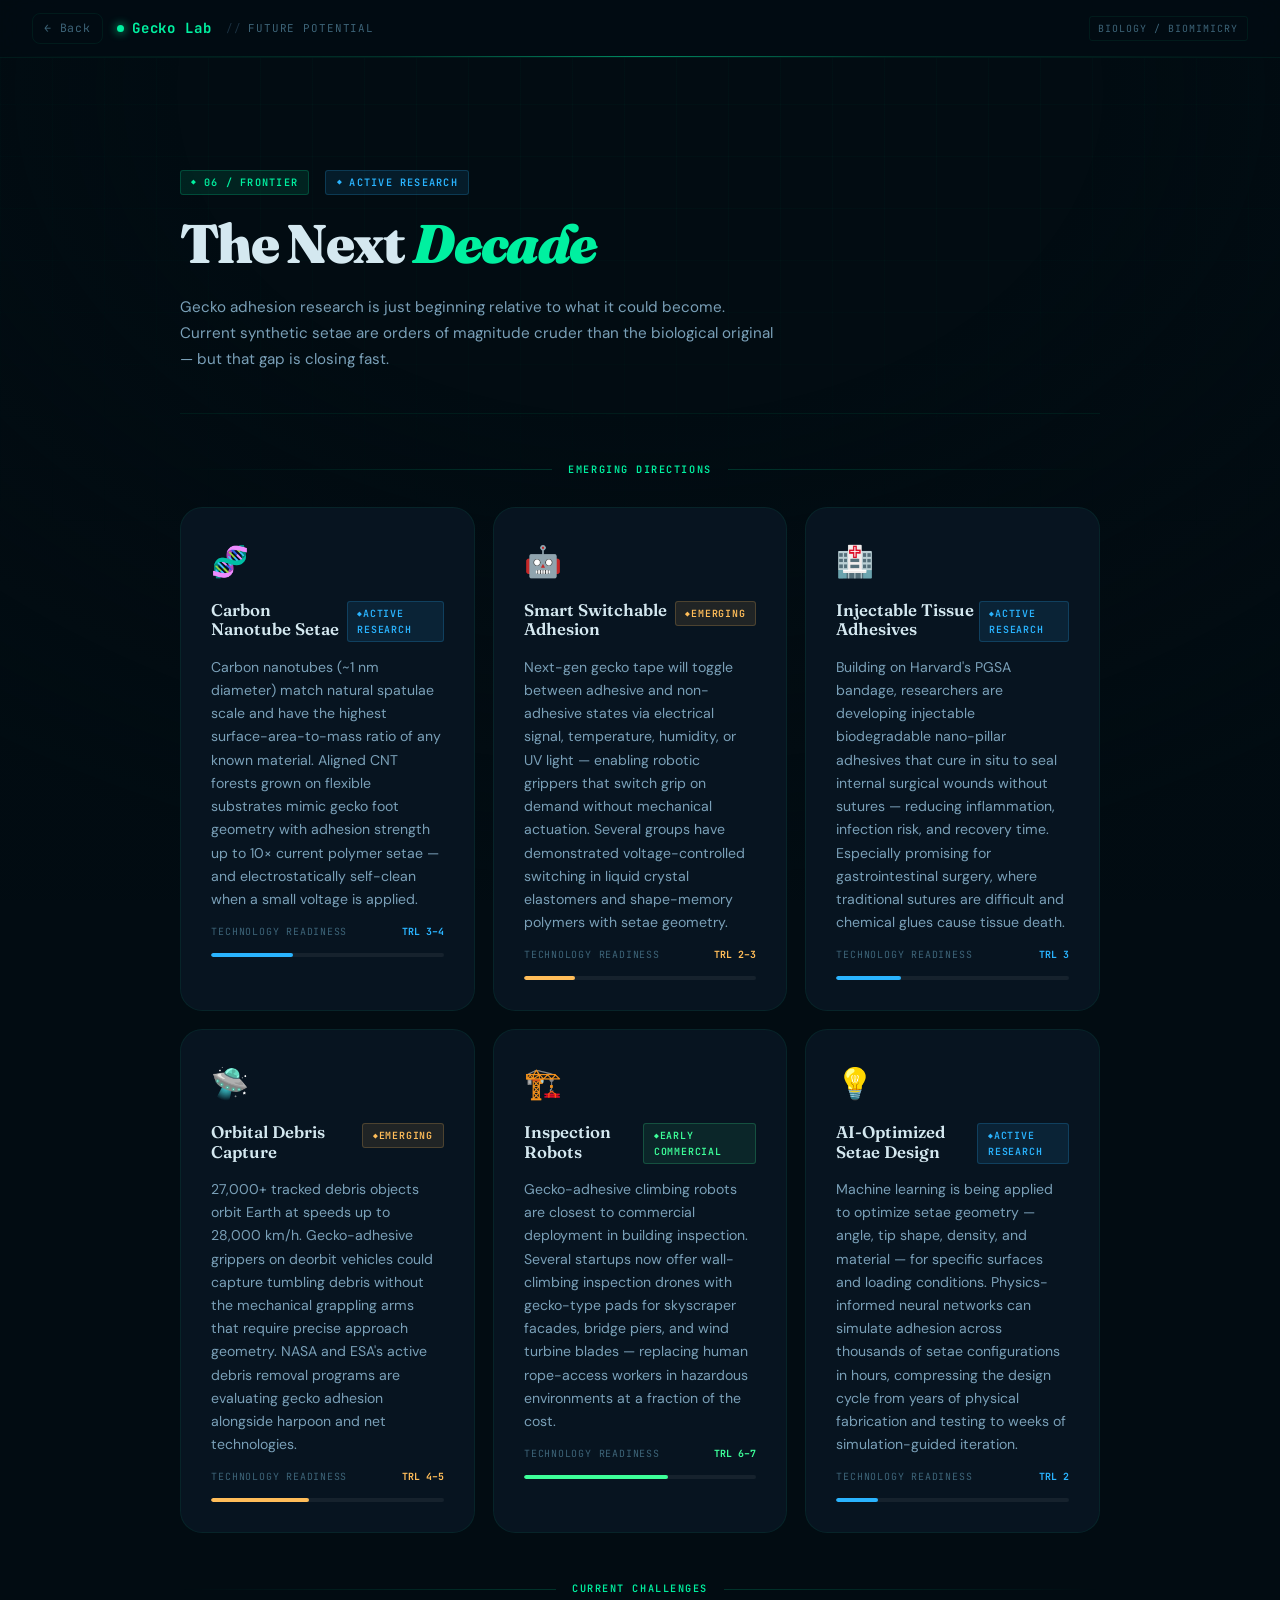
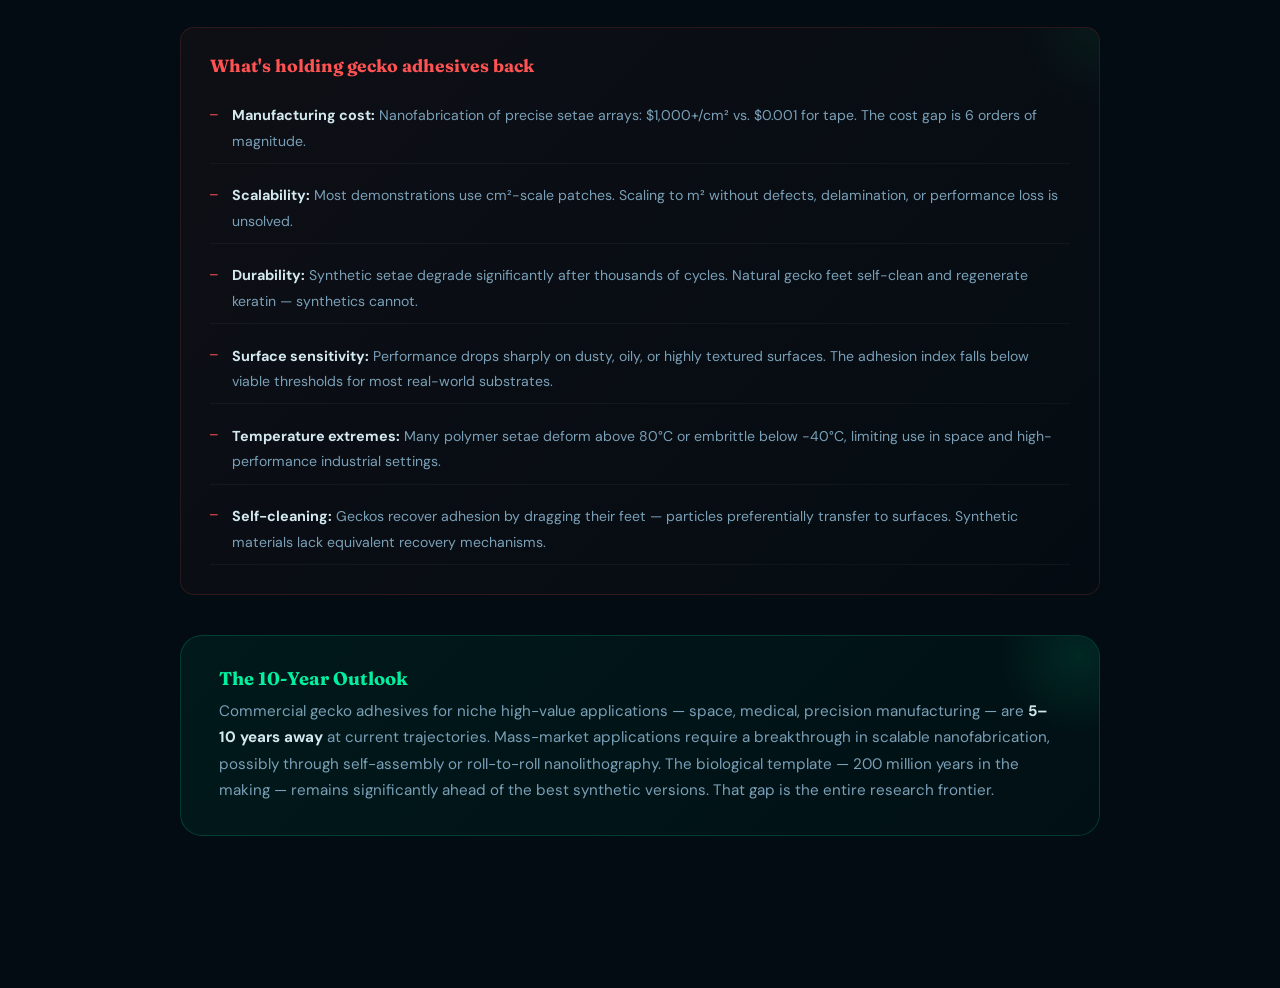
<file: future.html>
<!DOCTYPE html>
<html lang="en">
<head>
  <meta charset="UTF-8"><meta name="viewport" content="width=device-width,initial-scale=1">
  <title>Future Potential — Gecko Lab</title>
  <link rel="stylesheet" href="css/style.css">
  <style>
    .progress-bar-wrap{height:4px;background:rgba(255,255,255,.06);border-radius:2px;margin-top:.8rem;overflow:hidden}
    .progress-bar-fill{height:100%;border-radius:2px;transition:.4s}
    .readiness-row{display:flex;justify-content:space-between;align-items:center;margin-bottom:.3rem}
    .readiness-lbl{font-family:var(--fm);font-size:.62rem;letter-spacing:.08em;text-transform:uppercase;color:var(--t3)}
    .readiness-val{font-family:var(--fm);font-size:.62rem;font-weight:700}
  </style>
</head>
<body>
<script src="js/layout.js"></script>
<script>
document.getElementById("page-content").innerHTML = `
<div class="page-hero">
  <div class="ph-top">
    <span class="tag tag-teal">06 / Frontier</span>
    <span class="tag tag-blue">Active Research</span>
  </div>
  <h1>The Next <em>Decade</em></h1>
  <p style="max-width:600px">
    Gecko adhesion research is just beginning relative to what it could become.
    Current synthetic setae are orders of magnitude cruder than the biological original —
    but that gap is closing fast.
  </p>
</div>

<div class="section-rule"><span>Emerging Directions</span></div>
<div class="future-grid">

  <div class="future-card reveal">
    <div class="fi">🧬</div>
    <div style="display:flex;justify-content:space-between;align-items:flex-start;margin-bottom:.5rem">
      <h2>Carbon Nanotube Setae</h2>
      <span class="status-badge tag tag-blue">Active Research</span>
    </div>
    <p>
      Carbon nanotubes (~1 nm diameter) match natural spatulae scale and have the highest surface-area-to-mass
      ratio of any known material. Aligned CNT forests grown on flexible substrates mimic gecko foot geometry
      with adhesion strength up to 10× current polymer setae — and electrostatically self-clean when a
      small voltage is applied.
    </p>
    <div class="readiness-row">
      <span class="readiness-lbl">Technology Readiness</span>
      <span class="readiness-val" style="color:var(--blue)">TRL 3–4</span>
    </div>
    <div class="progress-bar-wrap"><div class="progress-bar-fill" style="width:35%;background:var(--blue)"></div></div>
  </div>

  <div class="future-card reveal reveal-delay-1">
    <div class="fi">🤖</div>
    <div style="display:flex;justify-content:space-between;align-items:flex-start;margin-bottom:.5rem">
      <h2>Smart Switchable Adhesion</h2>
      <span class="status-badge tag tag-amber">Emerging</span>
    </div>
    <p>
      Next-gen gecko tape will toggle between adhesive and non-adhesive states via electrical signal,
      temperature, humidity, or UV light — enabling robotic grippers that switch grip on demand without
      mechanical actuation. Several groups have demonstrated voltage-controlled switching in liquid crystal
      elastomers and shape-memory polymers with setae geometry.
    </p>
    <div class="readiness-row">
      <span class="readiness-lbl">Technology Readiness</span>
      <span class="readiness-val" style="color:var(--amber)">TRL 2–3</span>
    </div>
    <div class="progress-bar-wrap"><div class="progress-bar-fill" style="width:22%;background:var(--amber)"></div></div>
  </div>

  <div class="future-card reveal reveal-delay-2">
    <div class="fi">🏥</div>
    <div style="display:flex;justify-content:space-between;align-items:flex-start;margin-bottom:.5rem">
      <h2>Injectable Tissue Adhesives</h2>
      <span class="status-badge tag tag-blue">Active Research</span>
    </div>
    <p>
      Building on Harvard's PGSA bandage, researchers are developing injectable biodegradable nano-pillar
      adhesives that cure in situ to seal internal surgical wounds without sutures — reducing inflammation,
      infection risk, and recovery time. Especially promising for gastrointestinal surgery, where traditional
      sutures are difficult and chemical glues cause tissue death.
    </p>
    <div class="readiness-row">
      <span class="readiness-lbl">Technology Readiness</span>
      <span class="readiness-val" style="color:var(--blue)">TRL 3</span>
    </div>
    <div class="progress-bar-wrap"><div class="progress-bar-fill" style="width:28%;background:var(--blue)"></div></div>
  </div>

  <div class="future-card reveal">
    <div class="fi">🛸</div>
    <div style="display:flex;justify-content:space-between;align-items:flex-start;margin-bottom:.5rem">
      <h2>Orbital Debris Capture</h2>
      <span class="status-badge tag tag-amber">Emerging</span>
    </div>
    <p>
      27,000+ tracked debris objects orbit Earth at speeds up to 28,000 km/h. Gecko-adhesive grippers on
      deorbit vehicles could capture tumbling debris without the mechanical grappling arms that require
      precise approach geometry. NASA and ESA's active debris removal programs are evaluating gecko
      adhesion alongside harpoon and net technologies.
    </p>
    <div class="readiness-row">
      <span class="readiness-lbl">Technology Readiness</span>
      <span class="readiness-val" style="color:var(--amber)">TRL 4–5</span>
    </div>
    <div class="progress-bar-wrap"><div class="progress-bar-fill" style="width:42%;background:var(--amber)"></div></div>
  </div>

  <div class="future-card reveal reveal-delay-1">
    <div class="fi">🏗️</div>
    <div style="display:flex;justify-content:space-between;align-items:flex-start;margin-bottom:.5rem">
      <h2>Inspection Robots</h2>
      <span class="status-badge tag tag-green">Early Commercial</span>
    </div>
    <p>
      Gecko-adhesive climbing robots are closest to commercial deployment in building inspection.
      Several startups now offer wall-climbing inspection drones with gecko-type pads for skyscraper
      facades, bridge piers, and wind turbine blades — replacing human rope-access workers in
      hazardous environments at a fraction of the cost.
    </p>
    <div class="readiness-row">
      <span class="readiness-lbl">Technology Readiness</span>
      <span class="readiness-val" style="color:var(--green)">TRL 6–7</span>
    </div>
    <div class="progress-bar-wrap"><div class="progress-bar-fill" style="width:62%;background:var(--green)"></div></div>
  </div>

  <div class="future-card reveal reveal-delay-2">
    <div class="fi">💡</div>
    <div style="display:flex;justify-content:space-between;align-items:flex-start;margin-bottom:.5rem">
      <h2>AI-Optimized Setae Design</h2>
      <span class="status-badge tag tag-blue">Active Research</span>
    </div>
    <p>
      Machine learning is being applied to optimize setae geometry — angle, tip shape, density,
      and material — for specific surfaces and loading conditions. Physics-informed neural networks
      can simulate adhesion across thousands of setae configurations in hours, compressing the design
      cycle from years of physical fabrication and testing to weeks of simulation-guided iteration.
    </p>
    <div class="readiness-row">
      <span class="readiness-lbl">Technology Readiness</span>
      <span class="readiness-val" style="color:var(--blue)">TRL 2</span>
    </div>
    <div class="progress-bar-wrap"><div class="progress-bar-fill" style="width:18%;background:var(--blue)"></div></div>
  </div>

</div>

<div class="section-rule reveal"><span>Current Challenges</span></div>

<div class="card reveal" style="border-color:rgba(255,82,82,.15);background:linear-gradient(135deg,rgba(255,82,82,.05),rgba(255,82,82,.01))">
  <h2 style="color:var(--red);font-size:1.1rem;margin-bottom:1rem">What's holding gecko adhesives back</h2>
  <div style="display:flex;flex-direction:column;gap:.55rem">
    ${[
      ["Manufacturing cost","Nanofabrication of precise setae arrays: $1,000+/cm² vs. $0.001 for tape. The cost gap is 6 orders of magnitude."],
      ["Scalability","Most demonstrations use cm²-scale patches. Scaling to m² without defects, delamination, or performance loss is unsolved."],
      ["Durability","Synthetic setae degrade significantly after thousands of cycles. Natural gecko feet self-clean and regenerate keratin — synthetics cannot."],
      ["Surface sensitivity","Performance drops sharply on dusty, oily, or highly textured surfaces. The adhesion index falls below viable thresholds for most real-world substrates."],
      ["Temperature extremes","Many polymer setae deform above 80°C or embrittle below −40°C, limiting use in space and high-performance industrial settings."],
      ["Self-cleaning","Geckos recover adhesion by dragging their feet — particles preferentially transfer to surfaces. Synthetic materials lack equivalent recovery mechanisms."],
    ].map(([h,b]) => `
      <div style="display:flex;gap:.9rem;padding:.6rem 0;border-bottom:1px solid rgba(255,255,255,.04)">
        <span style="color:var(--red);font-family:var(--fm);font-size:.8rem;flex-shrink:0;margin-top:.15rem">—</span>
        <div>
          <strong style="color:var(--t1);font-size:.9rem">${h}:</strong>
          <span style="color:var(--t2);font-size:.88rem"> ${b}</span>
        </div>
      </div>`).join('')}
  </div>
</div>

<div class="callout reveal">
  <h2>The 10-Year Outlook</h2>
  <p>
    Commercial gecko adhesives for niche high-value applications — space, medical, precision manufacturing —
    are <strong style="color:var(--t1)">5–10 years away</strong> at current trajectories. Mass-market applications
    require a breakthrough in scalable nanofabrication, possibly through self-assembly or roll-to-roll
    nanolithography. The biological template — 200 million years in the making — remains significantly
    ahead of the best synthetic versions. That gap is the entire research frontier.
  </p>
</div>
`;
</script>
</body>
</html>
</file>
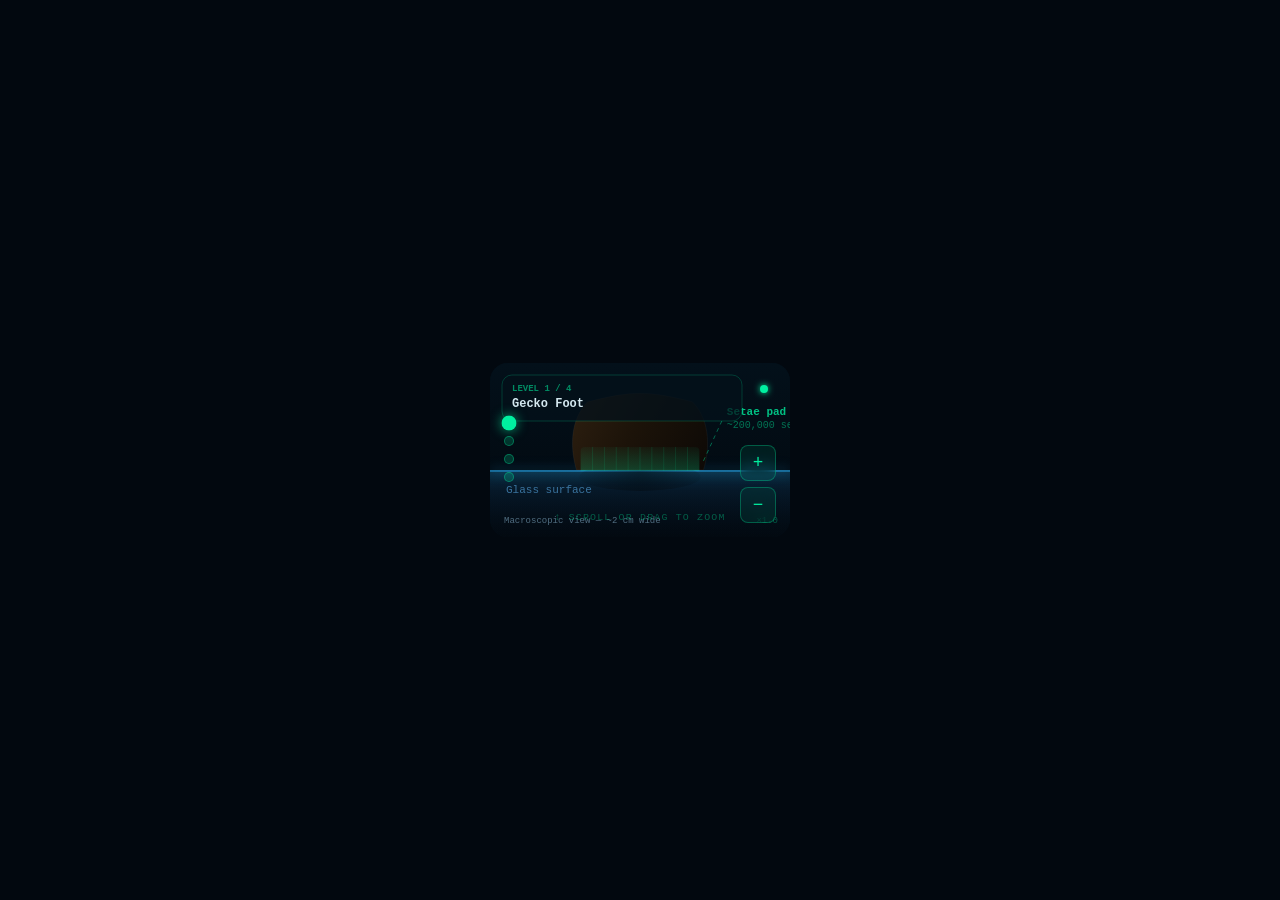
<file: gecko-zoom-model.html>
<!DOCTYPE html>
<html lang="en">
<head>
  <meta charset="UTF-8">
  <meta name="viewport" content="width=device-width, initial-scale=1">
  <title>Gecko Zoom Model — Hierarchical Adhesion Visualizer</title>
  <!--
    ═══════════════════════════════════════════════════════════════
    GECKO ZOOM MODEL  —  Self-Contained Visualization Module
    Embeds via: <div id="gecko-zoom-model"></div>
    No global CSS is modified. All styles are scoped inline.
    ═══════════════════════════════════════════════════════════════
  -->
</head>
<body style="margin:0;background:#02080f;display:flex;align-items:center;justify-content:center;min-height:100vh">

<!-- ═══════════════════════════════════════════════════════════
     EMBED THIS DIV INTO YOUR EXISTING PAGE
     Everything else is handled by the script below.
════════════════════════════════════════════════════════════ -->
<div id="gecko-zoom-model"></div>

<script>
/* ═══════════════════════════════════════════════════════════════
   GECKO HIERARCHICAL ZOOM VISUALIZER
   Self-contained module. Mounts into #gecko-zoom-model.
   No global styles modified. All rendering via Canvas 2D API.

   ZOOM LEVELS:
     0.0 – 1.5  →  Level 1: Gecko foot on surface
     1.5 – 3.0  →  Level 2: Lamellae (parallel ridges)
     3.0 – 6.0  →  Level 3: Setae (hair-like fibres)
     6.0 – 10.0 →  Level 4: Spatulae (nanoscale tips)
════════════════════════════════════════════════════════════ */

(function GeckoZoomModel() {

  // ── 1. INITIALIZATION ───────────────────────────────────────────
  const container = document.getElementById('gecko-zoom-model');
  if (!container) { console.error('GeckoZoomModel: #gecko-zoom-model not found'); return; }

  // Root wrapper (scoped, does not touch global DOM)
  const root = document.createElement('div');
  root.style.cssText = [
    'position:relative',
    'width:100%',
    'max-width:900px',
    'margin:0 auto',
    'background:#03101a',
    'border-radius:18px',
    'overflow:hidden',
    'user-select:none',
    'touch-action:none',
    'font-family:"JetBrains Mono","Courier New",monospace',
  ].join(';');
  container.appendChild(root);

  // Canvas
  const canvas = document.createElement('canvas');
  canvas.style.cssText = 'display:block;width:100%;cursor:ns-resize';
  root.appendChild(canvas);
  const ctx = canvas.getContext('2d');

  // ── 2. STATE ────────────────────────────────────────────────────
  const S = {
    zoom:        1.0,      // current zoom (1 – 10)
    zoomTarget:  1.0,      // lerp target
    zoomMin:     1.0,
    zoomMax:     10.0,
    W: 0, H: 0, dpr: 1,
    t: 0,                  // animation time
    dragging: false,
    lastY: 0,
    pinchDist: 0,
  };

  // Pre-seeded geometry (generated once, reused every frame)
  const GEO = {
    setae:    [],  // {x,y,len,angle,wobble}
    spatulae: [],  // {bx,by,angle,tipW,tipH}
    lamellae: [],  // {y,h,shade}
  };

  // ── 3. ZOOM LEVELS ──────────────────────────────────────────────
  const LEVELS = [
    { zoom: 1.0, label: 'Gecko Foot',        sub: 'Macroscopic view — ~2 cm wide' },
    { zoom: 1.5, label: 'Lamellae Ridges',   sub: 'Parallel ridges — ~100–500 μm each' },
    { zoom: 3.0, label: 'Microscopic Setae', sub: 'Hair-like fibres — ~100 μm tall, β-keratin' },
    { zoom: 6.0, label: 'Spatula Tips',      sub: 'Nanoscale pads — ~200 nm, van der Waals contact' },
  ];

  function getLevelIndex(z) {
    let idx = 0;
    for (let i = 0; i < LEVELS.length; i++) {
      if (z >= LEVELS[i].zoom) idx = i;
    }
    return idx;
  }

  // Progress within a level [0,1]
  function getLevelProgress(z) {
    const idx = getLevelIndex(z);
    const lo = LEVELS[idx].zoom;
    const hi = idx < LEVELS.length - 1 ? LEVELS[idx + 1].zoom : S.zoomMax;
    return Math.min(1, (z - lo) / (hi - lo));
  }

  // ── 4. GEOMETRY SEED ────────────────────────────────────────────
  function seedGeometry() {
    const W = S.W, H = S.H;
    const surfY = H * 0.62;

    // Lamellae (10–14 ridges)
    GEO.lamellae = [];
    const n = 12;
    for (let i = 0; i < n; i++) {
      GEO.lamellae.push({
        y:     surfY - (H * 0.28) * (i / n),
        h:     H * 0.018 + Math.random() * H * 0.006,
        shade: 0.6 + i / n * 0.4,
      });
    }

    // Setae — 240 hairs distributed across lamellae
    GEO.setae = [];
    const setaCount = 260;
    for (let i = 0; i < setaCount; i++) {
      const lam = GEO.lamellae[Math.floor(Math.random() * GEO.lamellae.length)];
      GEO.setae.push({
        x:      W * 0.18 + Math.random() * W * 0.64,
        y:      lam.y,
        len:    H * 0.055 + Math.random() * H * 0.03,
        angle:  -Math.PI / 2 + (Math.random() - 0.5) * 0.45,
        wobble: Math.random() * Math.PI * 2,
        speed:  0.6 + Math.random() * 0.8,
      });
    }

    // Spatulae — 3–5 tips per seta
    GEO.spatulae = [];
    for (const seta of GEO.setae) {
      const tipCount = 3 + Math.floor(Math.random() * 3);
      for (let t = 0; t < tipCount; t++) {
        const spread = (t / (tipCount - 1) - 0.5) * 0.55;
        const finalAngle = seta.angle + spread;
        GEO.spatulae.push({
          parentX:  seta.x,
          parentY:  seta.y,
          parentLen:seta.len,
          parentAng:seta.angle,
          spread,
          angle:    finalAngle,
          tipW:     H * 0.012 + Math.random() * H * 0.006,
          tipH:     H * 0.006 + Math.random() * H * 0.003,
        });
      }
    }
  }

  // ── 5. RESIZE ───────────────────────────────────────────────────
  function resize() {
    S.dpr = Math.min(window.devicePixelRatio || 1, 2);
    const rect = root.getBoundingClientRect();
    S.W = rect.width  || 900;
    S.H = S.W * 0.58;          // 16:9-ish aspect
    canvas.style.height = S.H + 'px';
    canvas.width  = Math.round(S.W * S.dpr);
    canvas.height = Math.round(S.H * S.dpr);
    ctx.setTransform(S.dpr, 0, 0, S.dpr, 0, 0);
    seedGeometry();
  }
  window.addEventListener('resize', resize);
  setTimeout(resize, 0);

  // ── 6. ZOOM CONTROLLER ──────────────────────────────────────────
  function applyZoom(delta) {
    S.zoomTarget = Math.max(S.zoomMin, Math.min(S.zoomMax, S.zoomTarget + delta));
  }

  // Mouse wheel
  canvas.addEventListener('wheel', e => {
    e.preventDefault();
    const delta = e.deltaY > 0 ? -0.22 : 0.22;
    applyZoom(delta);
  }, { passive: false });

  // Drag (mouse / touch) — vertical drag = zoom
  canvas.addEventListener('mousedown', e => { S.dragging = true; S.lastY = e.clientY; });
  window.addEventListener('mouseup',   ()  => { S.dragging = false; });
  window.addEventListener('mousemove', e  => {
    if (!S.dragging) return;
    const dy = S.lastY - e.clientY;
    S.lastY = e.clientY;
    applyZoom(dy * 0.012);
  });

  // Touch — drag
  canvas.addEventListener('touchstart', e => {
    if (e.touches.length === 1) { S.dragging = true; S.lastY = e.touches[0].clientY; }
    if (e.touches.length === 2) {
      S.dragging = false;
      const dx = e.touches[0].clientX - e.touches[1].clientX;
      const dy = e.touches[0].clientY - e.touches[1].clientY;
      S.pinchDist = Math.sqrt(dx*dx + dy*dy);
    }
  }, { passive: true });
  canvas.addEventListener('touchmove', e => {
    e.preventDefault();
    if (e.touches.length === 1 && S.dragging) {
      const dy = S.lastY - e.touches[0].clientY;
      S.lastY = e.touches[0].clientY;
      applyZoom(dy * 0.012);
    }
    if (e.touches.length === 2) {
      const dx = e.touches[0].clientX - e.touches[1].clientX;
      const dy = e.touches[0].clientY - e.touches[1].clientY;
      const dist = Math.sqrt(dx*dx + dy*dy);
      const delta = (dist - S.pinchDist) * 0.018;
      S.pinchDist = dist;
      applyZoom(delta);
    }
  }, { passive: false });
  canvas.addEventListener('touchend', () => { S.dragging = false; });

  // ── 7. UI OVERLAY ───────────────────────────────────────────────
  // Zoom buttons
  const btnWrap = document.createElement('div');
  btnWrap.style.cssText = [
    'position:absolute',
    'bottom:14px',
    'right:14px',
    'display:flex',
    'flex-direction:column',
    'gap:6px',
    'z-index:10',
  ].join(';');

  function mkBtn(label, delta) {
    const b = document.createElement('button');
    b.textContent = label;
    b.style.cssText = [
      'width:36px',
      'height:36px',
      'border-radius:8px',
      'border:1px solid rgba(0,240,160,.3)',
      'background:rgba(0,240,160,.08)',
      'color:#00f0a0',
      'font-size:1.1rem',
      'font-family:inherit',
      'cursor:pointer',
      'display:flex',
      'align-items:center',
      'justify-content:center',
      'transition:.15s',
      'backdrop-filter:blur(8px)',
    ].join(';');
    b.addEventListener('click', () => applyZoom(delta));
    b.addEventListener('mouseover', () => { b.style.background='rgba(0,240,160,.2)'; });
    b.addEventListener('mouseout',  () => { b.style.background='rgba(0,240,160,.08)'; });
    return b;
  }
  btnWrap.appendChild(mkBtn('+', 0.6));
  btnWrap.appendChild(mkBtn('−', -0.6));
  root.appendChild(btnWrap);

  // Level dots
  const dotWrap = document.createElement('div');
  dotWrap.style.cssText = [
    'position:absolute',
    'left:14px',
    'top:50%',
    'transform:translateY(-50%)',
    'display:flex',
    'flex-direction:column',
    'gap:8px',
    'z-index:10',
  ].join(';');

  const dots = LEVELS.map((lv, i) => {
    const d = document.createElement('div');
    d.title = lv.label;
    d.style.cssText = [
      'width:8px',
      'height:8px',
      'border-radius:50%',
      'background:rgba(0,240,160,.18)',
      'border:1px solid rgba(0,240,160,.35)',
      'cursor:pointer',
      'transition:all .3s',
    ].join(';');
    d.addEventListener('click', () => { S.zoomTarget = lv.zoom + 0.05; });
    dotWrap.appendChild(d);
    return d;
  });
  root.appendChild(dotWrap);

  // Hint text
  const hint = document.createElement('div');
  hint.textContent = '↕  scroll or drag to zoom';
  hint.style.cssText = [
    'position:absolute',
    'bottom:14px',
    'left:50%',
    'transform:translateX(-50%)',
    'color:rgba(0,240,160,.35)',
    'font-size:.62rem',
    'letter-spacing:.12em',
    'text-transform:uppercase',
    'pointer-events:none',
    'transition:opacity 1s',
    'white-space:nowrap',
  ].join(';');
  root.appendChild(hint);
  setTimeout(() => { hint.style.opacity = '0'; }, 3000);

  // ── 8. MATH HELPERS ─────────────────────────────────────────────
  const lerp  = (a, b, t) => a + (b - a) * t;
  const clamp = (v, lo, hi) => Math.max(lo, Math.min(hi, v));
  const ease  = t => t < 0.5 ? 2*t*t : -1+(4-2*t)*t;   // ease-in-out
  const fade  = (v, lo, hi) => clamp((v - lo) / (hi - lo), 0, 1);

  // ── 9. DRAWING FUNCTIONS ─────────────────────────────────────────

  /* ── 9a. BACKGROUND ── */
  function drawBackground(z) {
    const W = S.W, H = S.H;

    // Sky/depth gradient shifts deeper (green-tinted at max zoom)
    const depthT = fade(z, 1, 10);
    const c1 = `rgba(${lerp(3,2,depthT)|0},${lerp(16,22,depthT)|0},${lerp(26,14,depthT)|0},1)`;
    const c2 = `rgba(${lerp(2,1,depthT)|0},${lerp(8,12,depthT)|0},${lerp(14,8,depthT)|0},1)`;
    const bg = ctx.createLinearGradient(0, 0, 0, H);
    bg.addColorStop(0, c1); bg.addColorStop(1, c2);
    ctx.fillStyle = bg;
    ctx.fillRect(0, 0, W, H);

    // Subtle dot-grid texture
    const gridAlpha = fade(z, 1, 5) * 0.06;
    if (gridAlpha > 0.005) {
      ctx.strokeStyle = `rgba(0,240,160,${gridAlpha})`;
      ctx.lineWidth = 0.5;
      const gs = 40;
      for (let x = 0; x < W; x += gs) {
        ctx.beginPath(); ctx.moveTo(x, 0); ctx.lineTo(x, H); ctx.stroke();
      }
      for (let y = 0; y < H; y += gs) {
        ctx.beginPath(); ctx.moveTo(0, y); ctx.lineTo(W, y); ctx.stroke();
      }
    }
  }

  /* ── 9b. SURFACE PLANE ── */
  function drawSurface(z) {
    const W = S.W, H = S.H;
    const surfY = H * 0.62;

    // Rough surface texture at high zoom
    const roughness = fade(z, 3, 8);
    if (roughness > 0.05) {
      for (let x = 0; x < W; x += 6) {
        const bump = Math.sin(x * 0.18) * 3 * roughness;
        ctx.strokeStyle = `rgba(42,180,255,${0.06 * roughness})`;
        ctx.lineWidth = 2;
        ctx.beginPath(); ctx.moveTo(x, surfY + bump); ctx.lineTo(x, surfY + bump + H*0.04); ctx.stroke();
      }
    }

    // Main surface gradient
    const sg = ctx.createLinearGradient(0, surfY, 0, H);
    sg.addColorStop(0, 'rgba(42,180,255,.22)');
    sg.addColorStop(0.3, 'rgba(30,110,180,.14)');
    sg.addColorStop(1, 'rgba(10,40,80,.04)');
    ctx.fillStyle = sg;
    ctx.fillRect(0, surfY, W, H - surfY);

    // Glow edge
    ctx.shadowColor = '#2ab4ff';
    ctx.shadowBlur  = 12;
    ctx.strokeStyle = 'rgba(42,180,255,.55)';
    ctx.lineWidth   = 1.8;
    ctx.beginPath(); ctx.moveTo(0, surfY); ctx.lineTo(W, surfY); ctx.stroke();
    ctx.shadowBlur = 0;

    // Surface label at low zoom
    if (z < 2.5) {
      const a = fade(2.5 - z, 0, 1);
      ctx.fillStyle = `rgba(100,190,255,${a * 0.55})`;
      ctx.font = '11px "JetBrains Mono","Courier New",monospace';
      ctx.fillText('Glass surface', 16, surfY + 22);
    }
  }

  /* ── 9c. GECKO FOOT (Level 1) ── */
  function drawGeckoFoot(z) {
    const W = S.W, H = S.H;
    const surfY = H * 0.62;
    // Fade out between zoom 1.5 and 2.2
    const alpha = 1 - ease(fade(z, 1.4, 2.4));
    if (alpha < 0.005) return;

    ctx.save();
    ctx.globalAlpha = alpha;

    // Foot silhouette — simple organic shape
    const fx  = W * 0.5;
    const fw  = Math.min(W * 0.46, 280);
    const fh  = Math.min(H * 0.42, 220);
    const fty = surfY - fh;

    // Drop shadow
    const shad = ctx.createRadialGradient(fx, surfY, 0, fx, surfY, fw * 0.55);
    shad.addColorStop(0, 'rgba(0,0,0,.38)');
    shad.addColorStop(1, 'rgba(0,0,0,0)');
    ctx.fillStyle = shad;
    ctx.beginPath(); ctx.ellipse(fx, surfY + 6, fw * 0.44, 14, 0, 0, Math.PI * 2); ctx.fill();

    // Body gradient
    const fg = ctx.createLinearGradient(fx - fw/2, fty, fx + fw/2, fty + fh);
    fg.addColorStop(0,   '#2d1f10');
    fg.addColorStop(0.45,'#1c1309');
    fg.addColorStop(1,   '#0d0906');
    ctx.beginPath();
    ctx.moveTo(fx - fw * 0.38, fty + 4);
    ctx.bezierCurveTo(fx - fw * 0.05, fty - fh * 0.1, fx + fw * 0.05, fty - fh * 0.1, fx + fw * 0.38, fty + 4);
    ctx.bezierCurveTo(fx + fw * 0.52, fty + fh * 0.32, fx + fw * 0.5, fty + fh * 0.75, fx + fw * 0.46, surfY - 1);
    ctx.lineTo(fx - fw * 0.46, surfY - 1);
    ctx.bezierCurveTo(fx - fw * 0.5, fty + fh * 0.75, fx - fw * 0.52, fty + fh * 0.32, fx - fw * 0.38, fty + 4);
    ctx.fillStyle = fg; ctx.fill();
    ctx.strokeStyle = 'rgba(255,255,255,.04)'; ctx.lineWidth = 1; ctx.stroke();

    // Toe pad — teal glow zone
    const padH = 24;
    const pg = ctx.createLinearGradient(0, surfY - padH, 0, surfY);
    pg.addColorStop(0, 'rgba(0,240,160,.04)');
    pg.addColorStop(1, 'rgba(0,240,160,.22)');
    ctx.fillStyle = pg;
    const padX = fx - fw * 0.43;
    const padW = fw * 0.86;
    ctx.beginPath(); ctx.roundRect(padX, surfY - padH, padW, padH, [4, 4, 0, 0]); ctx.fill();

    // Lamellar hint lines on pad
    ctx.strokeStyle = 'rgba(0,240,160,.16)'; ctx.lineWidth = 0.7;
    const lc = 10;
    for (let i = 1; i < lc; i++) {
      const lx = padX + (padW / lc) * i;
      ctx.beginPath(); ctx.moveTo(lx, surfY - padH); ctx.lineTo(lx, surfY); ctx.stroke();
    }

    // Callout
    ctx.strokeStyle = 'rgba(0,240,160,.4)'; ctx.lineWidth = 1; ctx.setLineDash([4, 4]);
    ctx.beginPath(); ctx.moveTo(fx + fw * 0.46, surfY - 10); ctx.lineTo(fx + fw * 0.6, surfY - 52); ctx.stroke();
    ctx.setLineDash([]);
    ctx.fillStyle = 'rgba(0,240,160,.8)'; ctx.font = 'bold 11px "JetBrains Mono","Courier New",monospace';
    ctx.fillText('Setae pad', fx + fw * 0.6 + 4, surfY - 56);
    ctx.fillStyle = 'rgba(0,240,160,.45)'; ctx.font = '10px "JetBrains Mono","Courier New",monospace';
    ctx.fillText('~200,000 setae per toe', fx + fw * 0.6 + 4, surfY - 43);

    ctx.restore();
  }

  /* ── 9d. LAMELLAE (Level 2) ── */
  function drawLamellae(z) {
    const W = S.W, H = S.H;
    // Fade in from 1.4, fade out to 3.5
    const fadeIn  = ease(fade(z, 1.3, 2.2));
    const fadeOut = 1 - ease(fade(z, 3.0, 3.8));
    const alpha   = fadeIn * fadeOut;
    if (alpha < 0.005) return;

    ctx.save();
    ctx.globalAlpha = alpha;

    // Zoom morphs the visible region: at low zoom we see many ridges,
    // at higher zoom we're "inside" seeing fewer up-close
    const zoomScale = lerp(1, 2.5, ease(fade(z, 1.5, 3.0)));
    const cx = W / 2, cy = H * 0.5;
    ctx.save();
    ctx.translate(cx, cy);
    ctx.scale(zoomScale, zoomScale);
    ctx.translate(-cx, -cy);

    for (const lam of GEO.lamellae) {
      const rg = ctx.createLinearGradient(0, lam.y, 0, lam.y + lam.h * 3);
      const s  = lam.shade;
      rg.addColorStop(0,   `rgba(${(0*s)|0},${(240*s)|0},${(160*s)|0},0.52)`);
      rg.addColorStop(0.4, `rgba(0,${(200*s)|0},${(130*s)|0},0.22)`);
      rg.addColorStop(1,   `rgba(0,180,110,0.04)`);

      // Ridge body
      ctx.beginPath();
      ctx.moveTo(W * 0.1, lam.y + lam.h * 0.5);
      ctx.bezierCurveTo(W * 0.2, lam.y, W * 0.8, lam.y, W * 0.9, lam.y + lam.h * 0.5);
      ctx.bezierCurveTo(W * 0.8, lam.y + lam.h, W * 0.2, lam.y + lam.h, W * 0.1, lam.y + lam.h * 0.5);
      ctx.fillStyle = rg; ctx.fill();

      // Top edge highlight
      ctx.shadowColor = '#00f0a0'; ctx.shadowBlur = 6;
      ctx.beginPath();
      ctx.moveTo(W * 0.1, lam.y + lam.h * 0.5);
      ctx.bezierCurveTo(W * 0.2, lam.y, W * 0.8, lam.y, W * 0.9, lam.y + lam.h * 0.5);
      ctx.strokeStyle = `rgba(0,240,160,${0.55 * s})`; ctx.lineWidth = 1.6; ctx.stroke();
      ctx.shadowBlur = 0;
    }

    ctx.restore(); // un-scale

    // Scale bar
    ctx.fillStyle = 'rgba(0,240,160,.5)'; ctx.strokeStyle = 'rgba(0,240,160,.4)';
    ctx.lineWidth = 1.5; ctx.font = '10px "JetBrains Mono","Courier New",monospace';
    const bx = W - 110, by = H - 30, bw = 70;
    ctx.beginPath(); ctx.moveTo(bx, by); ctx.lineTo(bx + bw, by);
    ctx.moveTo(bx, by - 4); ctx.lineTo(bx, by + 4);
    ctx.moveTo(bx + bw, by - 4); ctx.lineTo(bx + bw, by + 4); ctx.stroke();
    ctx.textAlign = 'center'; ctx.fillText('~500 μm', bx + bw/2, by - 8); ctx.textAlign = 'left';

    ctx.restore();
  }

  /* ── 9e. SETAE (Level 3) ── */
  function drawSetae(z) {
    const W = S.W, H = S.H;
    const fadeIn  = ease(fade(z, 2.8, 4.0));
    const fadeOut = 1 - ease(fade(z, 5.5, 6.5));
    const alpha   = fadeIn * fadeOut;
    if (alpha < 0.005) return;

    ctx.save();
    ctx.globalAlpha = alpha;

    const zoomScale = lerp(1, 3.5, ease(fade(z, 3.0, 6.0)));
    const cx = W / 2, cy = H * 0.5;
    ctx.save();
    ctx.translate(cx, cy);
    ctx.scale(zoomScale, zoomScale);
    ctx.translate(-cx, -cy);

    // Draw each seta as a curved line
    for (const seta of GEO.setae) {
      const wob   = Math.sin(S.t * seta.speed + seta.wobble) * 0.04;
      const angle = seta.angle + wob;
      const tx    = seta.x + Math.cos(angle) * seta.len;
      const ty    = seta.y - Math.sin(Math.abs(angle)) * seta.len;

      // Gradient: teal base → bright tip
      const sg = ctx.createLinearGradient(seta.x, seta.y, tx, ty);
      sg.addColorStop(0, 'rgba(0,200,130,.55)');
      sg.addColorStop(1, 'rgba(0,240,160,.85)');

      ctx.beginPath();
      ctx.moveTo(seta.x, seta.y);
      ctx.quadraticCurveTo(
        seta.x + Math.cos(angle) * seta.len * 0.5 + wob * 8,
        seta.y - Math.sin(Math.abs(angle)) * seta.len * 0.5,
        tx, ty
      );
      ctx.strokeStyle = sg;
      ctx.lineWidth   = lerp(0.6, 1.1, Math.random()); // thin fibres
      ctx.stroke();

      // Tip glow dot
      if (zoomScale > 1.8) {
        ctx.shadowColor = '#00f0a0'; ctx.shadowBlur = 4;
        ctx.fillStyle   = 'rgba(0,240,160,.7)';
        ctx.beginPath(); ctx.arc(tx, ty, 1.2, 0, Math.PI * 2); ctx.fill();
        ctx.shadowBlur  = 0;
      }
    }

    ctx.restore();

    // Scale bar
    ctx.fillStyle = 'rgba(0,240,160,.5)'; ctx.strokeStyle = 'rgba(0,240,160,.4)';
    ctx.lineWidth = 1.5; ctx.font = '10px "JetBrains Mono","Courier New",monospace';
    const bx = W - 110, by = H - 30, bw = 70;
    ctx.beginPath(); ctx.moveTo(bx, by); ctx.lineTo(bx + bw, by);
    ctx.moveTo(bx, by - 4); ctx.lineTo(bx, by + 4);
    ctx.moveTo(bx + bw, by - 4); ctx.lineTo(bx + bw, by + 4); ctx.stroke();
    ctx.textAlign = 'center'; ctx.fillText('~100 μm', bx + bw/2, by - 8); ctx.textAlign = 'left';

    ctx.restore();
  }

  /* ── 9f. SPATULAE (Level 4) ── */
  function drawSpatulae(z) {
    const W = S.W, H = S.H;
    const alpha = ease(fade(z, 5.8, 7.2));
    if (alpha < 0.005) return;

    ctx.save();
    ctx.globalAlpha = alpha;

    const surfY   = H * 0.62;
    const zScale  = lerp(2, 5.5, ease(fade(z, 6, 10)));
    const cx = W / 2, cy = H * 0.5;
    ctx.save();
    ctx.translate(cx, cy);
    ctx.scale(zScale, zScale);
    ctx.translate(-cx, -cy);

    // Draw a representative cluster of spatulae (not all — performance)
    // Take every 4th seta to keep count reasonable at high zoom
    let drawn = 0;
    for (let si = 0; si < GEO.setae.length; si += 4) {
      if (drawn > 80) break;
      const seta = GEO.setae[si];

      // Seta shaft (thin, fading)
      const tx = seta.x + Math.cos(seta.angle) * seta.len;
      const ty = seta.y - Math.sin(Math.abs(seta.angle)) * seta.len;
      ctx.strokeStyle = 'rgba(0,180,110,.35)'; ctx.lineWidth = 0.8;
      ctx.beginPath(); ctx.moveTo(seta.x, seta.y); ctx.lineTo(tx, ty); ctx.stroke();

      // Spatula fan from tip
      const tipCount = 4 + (si % 3);
      for (let ti = 0; ti < tipCount; ti++) {
        const spread  = ((ti / (tipCount - 1)) - 0.5) * 0.7;
        const fanAng  = seta.angle + spread;
        const fanLen  = seta.len * 0.28;
        const fx2     = tx + Math.cos(fanAng) * fanLen;
        const fy2     = ty - Math.sin(Math.abs(fanAng)) * fanLen;

        // Branch line
        ctx.strokeStyle = 'rgba(0,220,145,.45)'; ctx.lineWidth = 0.7;
        ctx.beginPath(); ctx.moveTo(tx, ty); ctx.lineTo(fx2, fy2); ctx.stroke();

        // Spatula pad — flattened ellipse contacting surface
        const distToSurf = Math.abs(fy2 - surfY);
        const contact    = clamp(1 - distToSurf / (H * 0.06), 0, 1);

        ctx.save();
        ctx.translate(fx2, fy2);
        ctx.rotate(fanAng + Math.PI / 2);

        const pw = 9 + contact * 4;
        const ph = 4 + contact * 2;

        // Glow for contacting spatulae
        if (contact > 0.4) {
          ctx.shadowColor = '#00f0a0';
          ctx.shadowBlur  = 8 * contact;
        }

        const pg = ctx.createLinearGradient(-pw/2, 0, pw/2, 0);
        pg.addColorStop(0,   `rgba(0,240,160,${0.15 + contact * 0.4})`);
        pg.addColorStop(0.5, `rgba(0,240,160,${0.7  + contact * 0.25})`);
        pg.addColorStop(1,   `rgba(0,240,160,${0.15 + contact * 0.4})`);

        ctx.fillStyle = pg;
        ctx.beginPath(); ctx.ellipse(0, 0, pw/2, ph/2, 0, 0, Math.PI * 2); ctx.fill();
        ctx.shadowBlur = 0;
        ctx.restore();
      }
      drawn++;
    }

    // Van der Waals force wisps between spatulae and surface
    if (z > 7.5) {
      const wispAlpha = ease(fade(z, 7.5, 9.5)) * 0.4;
      ctx.strokeStyle = `rgba(42,180,255,${wispAlpha})`;
      ctx.lineWidth   = 0.5;
      ctx.setLineDash([2, 4]);
      for (let x = W * 0.15; x < W * 0.85; x += 18) {
        const sy2    = surfY - 3;
        const ey     = surfY - 22 - Math.sin(x * 0.2 + S.t) * 6;
        ctx.beginPath(); ctx.moveTo(x, sy2); ctx.lineTo(x, ey); ctx.stroke();
      }
      ctx.setLineDash([]);
    }

    ctx.restore(); // unscale
    ctx.restore();

    // Scale bar
    ctx.save();
    ctx.globalAlpha = alpha;
    ctx.fillStyle = 'rgba(0,240,160,.5)'; ctx.strokeStyle = 'rgba(0,240,160,.4)';
    ctx.lineWidth = 1.5; ctx.font = '10px "JetBrains Mono","Courier New",monospace';
    const bx = W - 130, by = H - 30, bw = 80;
    ctx.beginPath(); ctx.moveTo(bx, by); ctx.lineTo(bx + bw, by);
    ctx.moveTo(bx, by - 4); ctx.lineTo(bx, by + 4);
    ctx.moveTo(bx + bw, by - 4); ctx.lineTo(bx + bw, by + 4); ctx.stroke();
    ctx.textAlign = 'center'; ctx.fillText('~200 nm', bx + bw/2, by - 8); ctx.textAlign = 'left';

    // VdW equation box
    if (z > 7) {
      const eqA = ease(fade(z, 7, 8.5)) * alpha;
      ctx.globalAlpha = eqA;
      ctx.fillStyle = 'rgba(0,240,160,.08)';
      ctx.strokeStyle = 'rgba(0,240,160,.28)'; ctx.lineWidth = 1;
      ctx.beginPath(); ctx.roundRect(14, H - 75, 220, 55, 10); ctx.fill(); ctx.stroke();
      ctx.shadowColor = '#00f0a0'; ctx.shadowBlur = 8;
      ctx.fillStyle   = 'rgba(0,240,160,.95)';
      ctx.font = 'bold 14px "JetBrains Mono","Courier New",monospace';
      ctx.fillText('F  ∝  1 / r⁶', 30, H - 50);
      ctx.shadowBlur = 0;
      ctx.fillStyle = 'rgba(0,240,160,.5)'; ctx.font = '10px "JetBrains Mono","Courier New",monospace';
      ctx.fillText('Van der Waals — London dispersion force', 30, H - 33);
    }

    ctx.restore();
  }

  /* ── 9g. LEVEL LABEL ── */
  function drawLabel(z) {
    const idx = getLevelIndex(z);
    const lv  = LEVELS[idx];
    const W = S.W, H = S.H;

    // Progress ring
    const prog = fade(z, S.zoomMin, S.zoomMax);
    ctx.strokeStyle = 'rgba(0,240,160,.18)';
    ctx.lineWidth   = 2;
    ctx.beginPath();
    ctx.arc(W - 26, 26, 14, -Math.PI/2, -Math.PI/2 + prog * Math.PI * 2);
    ctx.stroke();

    // Level dot
    ctx.fillStyle   = '#00f0a0';
    ctx.shadowColor = '#00f0a0'; ctx.shadowBlur = 6;
    ctx.beginPath(); ctx.arc(W - 26, 26, 4, 0, Math.PI * 2); ctx.fill();
    ctx.shadowBlur = 0;

    // Label pill
    const pill = document.createElement('div'); // Can't easily do this in canvas for fonts
    // Use canvas text instead:
    ctx.fillStyle = 'rgba(3,16,26,.75)';
    ctx.beginPath(); ctx.roundRect(12, 12, 240, 46, 10); ctx.fill();
    ctx.strokeStyle = 'rgba(0,240,160,.2)'; ctx.lineWidth = 1;
    ctx.stroke();

    ctx.fillStyle = 'rgba(0,240,160,.55)';
    ctx.font = 'bold 9px "JetBrains Mono","Courier New",monospace';
    ctx.fillText(`LEVEL ${idx + 1} / ${LEVELS.length}`, 22, 28);

    ctx.fillStyle = '#d4e8f0';
    ctx.font = 'bold 12px "JetBrains Mono","Courier New",monospace';
    ctx.fillText(lv.label, 22, 44);

    // Sub label beneath (smaller)
    ctx.fillStyle = 'rgba(122,160,184,.65)';
    ctx.font = '9px "JetBrains Mono","Courier New",monospace';
    ctx.fillText(lv.sub, 14, H - 14);

    // Zoom readout
    ctx.fillStyle = 'rgba(0,240,160,.35)';
    ctx.font = '9px "JetBrains Mono","Courier New",monospace';
    ctx.textAlign = 'right';
    ctx.fillText(`×${z.toFixed(1)}`, W - 12, H - 14);
    ctx.textAlign = 'left';
  }

  /* ── 9h. UPDATE DOTS ── */
  function updateDots(z) {
    const idx = getLevelIndex(z);
    dots.forEach((d, i) => {
      if (i === idx) {
        d.style.background = '#00f0a0';
        d.style.boxShadow  = '0 0 8px rgba(0,240,160,.7)';
        d.style.transform  = 'scale(1.5)';
      } else {
        d.style.background = 'rgba(0,240,160,.18)';
        d.style.boxShadow  = 'none';
        d.style.transform  = 'scale(1)';
      }
    });
  }

  // ── 10. ANIMATION LOOP ──────────────────────────────────────────
  function frame() {
    requestAnimationFrame(frame);

    // Smooth zoom interpolation
    S.zoom = lerp(S.zoom, S.zoomTarget, 0.09);
    if (Math.abs(S.zoom - S.zoomTarget) < 0.001) S.zoom = S.zoomTarget;

    const z = S.zoom;
    S.t += 0.016;

    // Draw all layers in order
    drawBackground(z);
    drawSurface(z);
    drawLamellae(z);
    drawSetae(z);
    drawGeckoFoot(z);   // foot on top of lamellae (fades out first)
    drawSpatulae(z);
    drawLabel(z);
    updateDots(z);
  }

  // Start after resize completes
  setTimeout(() => { frame(); }, 50);

})(); // end GeckoZoomModel IIFE
</script>

<!--
═══════════════════════════════════════════════════════════════
INTEGRATION INSTRUCTIONS
═══════════════════════════════════════════════════════════════

To embed in your existing page:

1. Copy <div id="gecko-zoom-model"></div> where you want it.

2. Copy the entire <script> block above and paste it
   anywhere after that div (before </body> is fine).

3. No CSS changes needed. All styles are inline.

4. Interaction:
     Mouse wheel    → zoom in/out
     Click + drag ↕ → zoom in/out
     Pinch (touch)  → zoom in/out
     +/− buttons    → step zoom
     Level dots     → jump to level

5. To embed inside setae.html or any page using layout.js,
   paste both the div and the script inside the
   innerHTML string (after the page-content injection).
═══════════════════════════════════════════════════════════════
-->

</body>
</html>
</file>
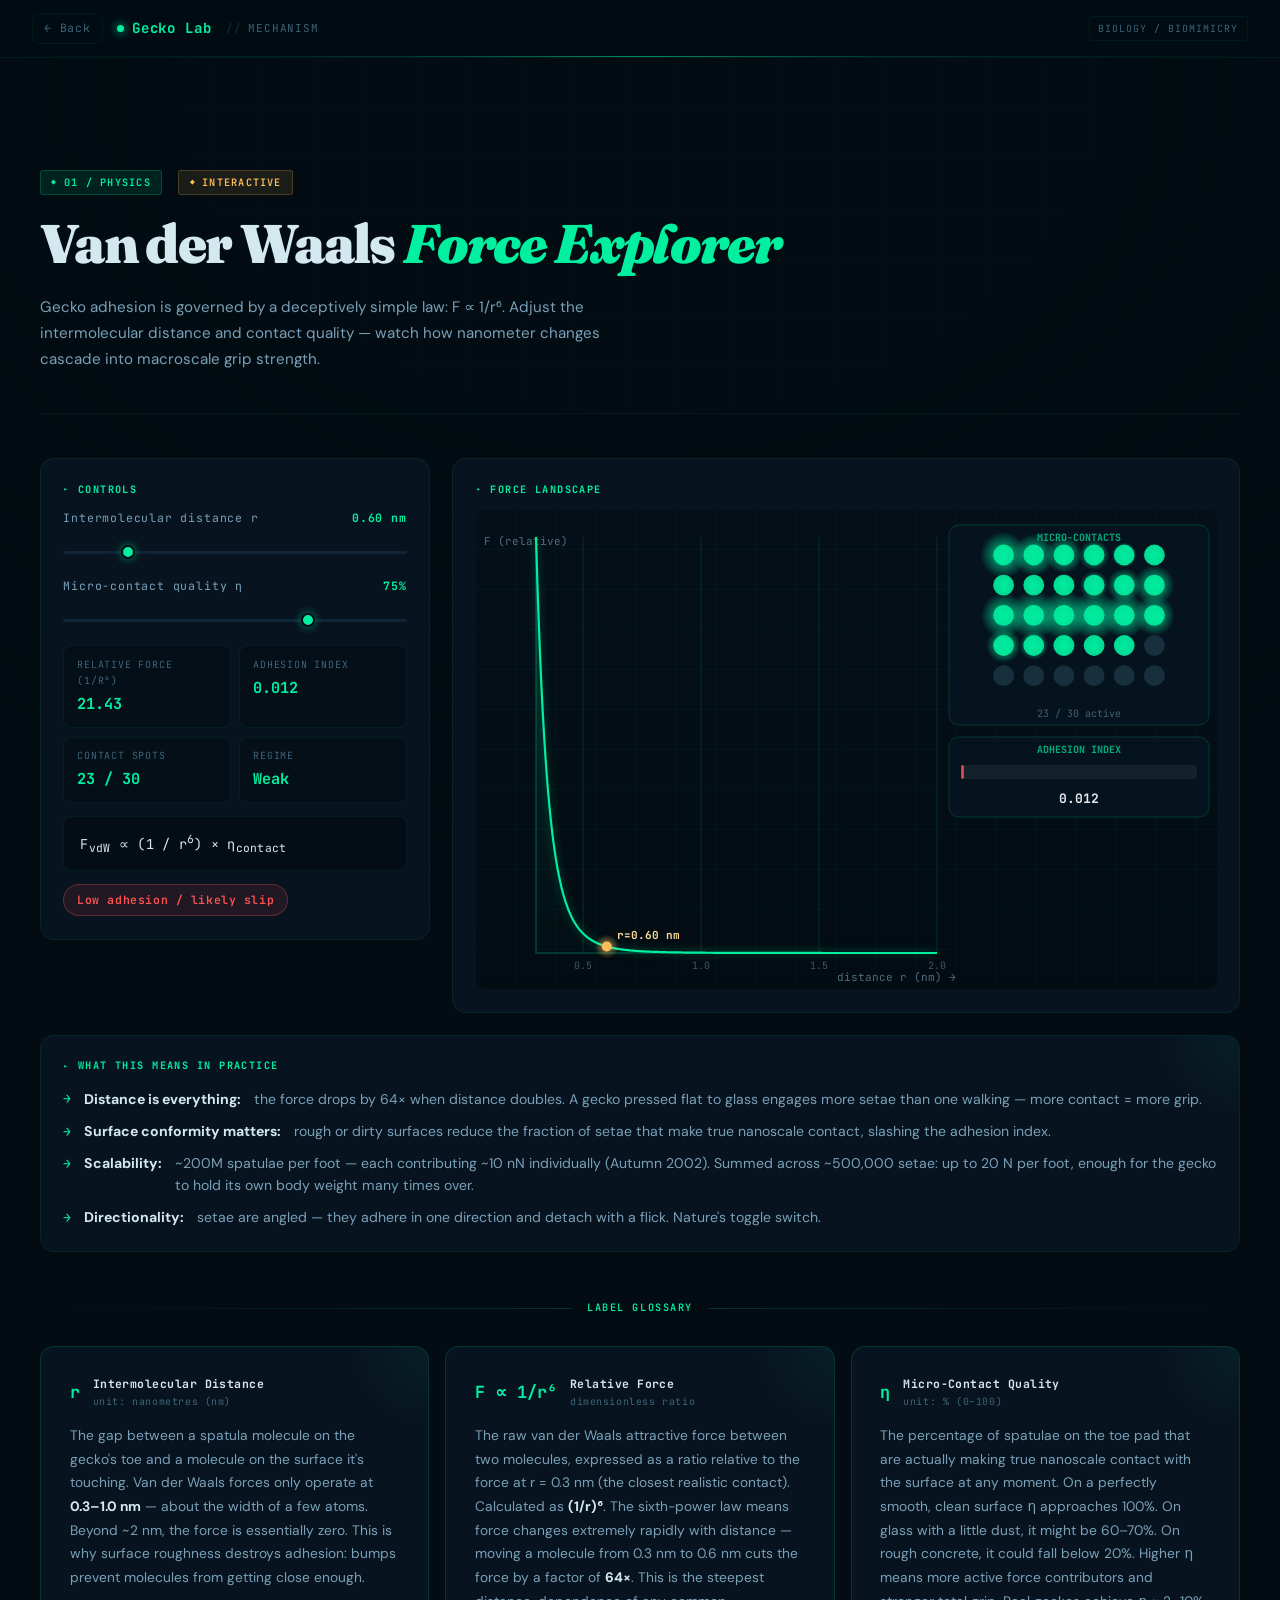
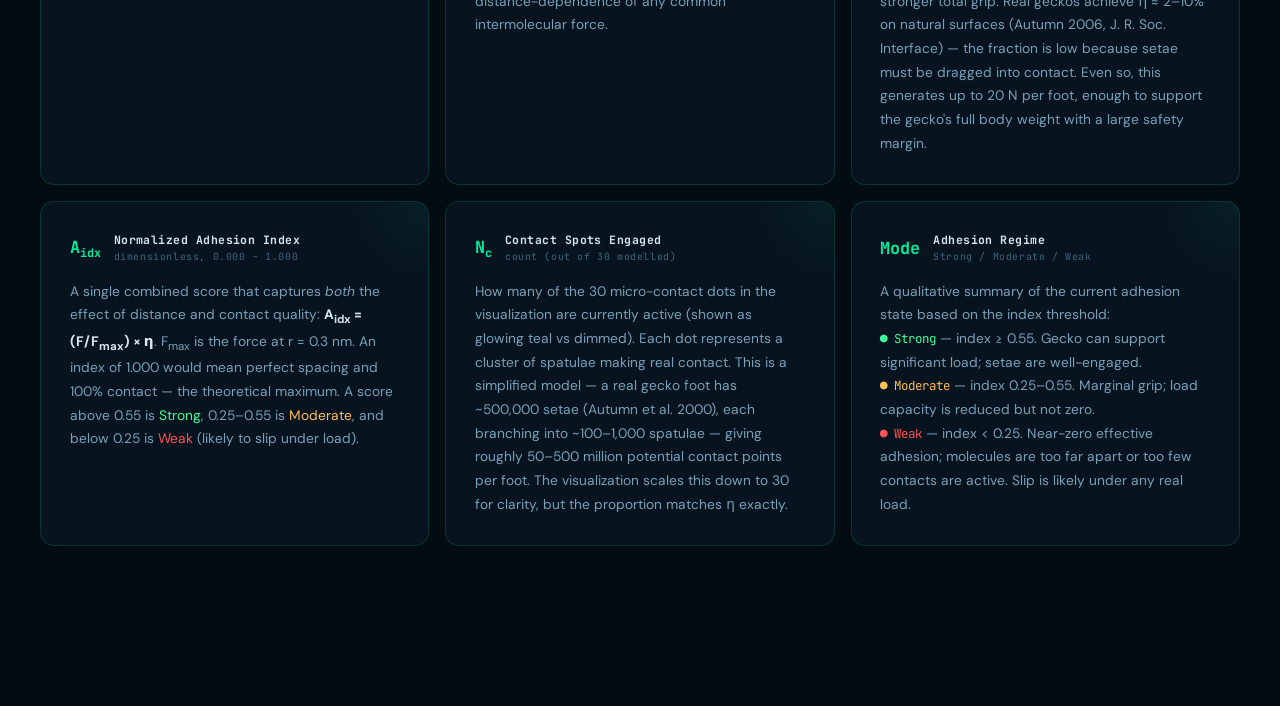
<file: mechanism.html>
<!DOCTYPE html>
<html lang="en">
<head>
  <meta charset="UTF-8"><meta name="viewport" content="width=device-width,initial-scale=1">
  <title>Mechanism — Gecko Lab</title>
  <link rel="stylesheet" href="css/style.css">
  <style>
    .main-content { max-width:1300px }
    .mech-grid {
      display:grid;
      grid-template-columns:minmax(310px,390px) 1fr;
      gap:1.4rem;align-items:start;
    }
    .ctrl-group { margin-bottom:1rem }
    .ctrl-lbl {
      font-family:var(--fm);font-size:.72rem;letter-spacing:.07em;
      color:var(--t2);margin-bottom:.5rem;display:flex;justify-content:space-between;
    }
    .ctrl-lbl strong{color:var(--teal);font-family:var(--fm)}
    #vdwGraph { height:480px }
    .mech-notes ul {
      list-style:none;padding:0;
      display:flex;flex-direction:column;gap:.6rem;margin-top:.8rem;
    }
    .mech-notes li {
      display:flex;gap:.8rem;align-items:flex-start;
      font-size:.88rem;color:var(--t2);line-height:1.6;
    }
    .mech-notes li::before {
      content:'→';color:var(--teal);flex-shrink:0;
      font-family:var(--fm);font-size:.82rem;margin-top:.05rem;
    }
  </style>
</head>
<body>
<script src="js/layout.js"></script>
<script>
document.getElementById("main-content").style.maxWidth = "1300px";
document.getElementById("page-content").innerHTML = `
<div class="page-hero">
  <div class="ph-top">
    <span class="tag tag-teal">01 / Physics</span>
    <span class="tag tag-amber">Interactive</span>
  </div>
  <h1>Van der Waals <em>Force Explorer</em></h1>
  <p style="max-width:560px">
    Gecko adhesion is governed by a deceptively simple law: F ∝ 1/r⁶.
    Adjust the intermolecular distance and contact quality — watch how nanometer changes
    cascade into macroscale grip strength.
  </p>
</div>

<div class="mech-grid reveal">
  <div class="mech-panel">
    <div class="ctrl-head">Controls</div>

    <div class="ctrl-group">
      <div class="ctrl-lbl">
        Intermolecular distance r
        <strong><span id="distanceValue">0.60</span> nm</strong>
      </div>
      <input type="range" id="distanceSlider" min="0.30" max="2.00" step="0.01" value="0.60">
    </div>

    <div class="ctrl-group">
      <div class="ctrl-lbl">
        Micro-contact quality η
        <strong><span id="contactValue">75</span>%</strong>
      </div>
      <input type="range" id="contactSlider" min="10" max="100" step="1" value="75">
    </div>

    <div class="metric-grid">
      <div class="metric">
        <span class="mn">Relative Force (1/r⁶)</span>
        <span class="mv" id="forceValue">—</span>
      </div>
      <div class="metric">
        <span class="mn">Adhesion Index</span>
        <span class="mv" id="adhesionIndex">—</span>
      </div>
      <div class="metric">
        <span class="mn">Contact Spots</span>
        <span class="mv" id="contactSpots">—</span>
      </div>
      <div class="metric">
        <span class="mn">Regime</span>
        <span class="mv" id="modeLabel">—</span>
      </div>
    </div>

    <div class="equation">
      F<sub>vdW</sub> ∝ (1 / r<sup>6</sup>) × η<sub>contact</sub>
    </div>

    <span id="statusChip" class="status-chip">—</span>
  </div>

  <div class="mech-canvas-card">
    <div class="ctrl-head">Force Landscape</div>
    <canvas id="vdwGraph"></canvas>
  </div>
</div>

<div class="mech-notes card reveal" style="margin-top:1.4rem">
  <div class="ctrl-head">What this means in practice</div>
  <ul>
    <li><strong style="color:var(--t1)">Distance is everything:</strong> the force drops by 64× when distance doubles. A gecko pressed flat to glass engages more setae than one walking — more contact = more grip.</li>
    <li><strong style="color:var(--t1)">Surface conformity matters:</strong> rough or dirty surfaces reduce the fraction of setae that make true nanoscale contact, slashing the adhesion index.</li>
    <li><strong style="color:var(--t1)">Scalability:</strong> ~200M spatulae per foot — each contributing ~10 nN individually (Autumn 2002). Summed across ~500,000 setae: up to 20 N per foot, enough for the gecko to hold its own body weight many times over.</li>
    <li><strong style="color:var(--t1)">Directionality:</strong> setae are angled — they adhere in one direction and detach with a flick. Nature's toggle switch.</li>
  </ul>
</div>

<div class="section-rule reveal"><span>Label Glossary</span></div>

<div style="display:grid;grid-template-columns:repeat(auto-fill,minmax(300px,1fr));gap:1rem;margin-bottom:3rem">

  <div class="card reveal" style="border-color:rgba(0,240,160,.15)">
    <div style="display:flex;align-items:center;gap:.8rem;margin-bottom:.9rem">
      <span style="font-family:var(--fm);font-size:1.05rem;font-weight:700;color:var(--teal)">r</span>
      <div>
        <div style="font-family:var(--fm);font-size:.72rem;font-weight:700;color:var(--t1);letter-spacing:.04em">Intermolecular Distance</div>
        <div style="font-family:var(--fm);font-size:.62rem;color:var(--t3);letter-spacing:.06em">unit: nanometres (nm)</div>
      </div>
    </div>
    <p style="font-size:.86rem">The gap between a spatula molecule on the gecko's toe and a molecule on the surface it's touching. Van der Waals forces only operate at <strong style="color:var(--t1)">0.3–1.0 nm</strong> — about the width of a few atoms. Beyond ~2 nm, the force is essentially zero. This is why surface roughness destroys adhesion: bumps prevent molecules from getting close enough.</p>
  </div>

  <div class="card reveal reveal-delay-1" style="border-color:rgba(0,240,160,.15)">
    <div style="display:flex;align-items:center;gap:.8rem;margin-bottom:.9rem">
      <span style="font-family:var(--fm);font-size:1.05rem;font-weight:700;color:var(--teal)">F ∝ 1/r⁶</span>
      <div>
        <div style="font-family:var(--fm);font-size:.72rem;font-weight:700;color:var(--t1);letter-spacing:.04em">Relative Force</div>
        <div style="font-family:var(--fm);font-size:.62rem;color:var(--t3);letter-spacing:.06em">dimensionless ratio</div>
      </div>
    </div>
    <p style="font-size:.86rem">The raw van der Waals attractive force between two molecules, expressed as a ratio relative to the force at r = 0.3 nm (the closest realistic contact). Calculated as <strong style="color:var(--t1)">(1/r)⁶</strong>. The sixth-power law means force changes extremely rapidly with distance — moving a molecule from 0.3 nm to 0.6 nm cuts the force by a factor of <strong style="color:var(--t1)">64×</strong>. This is the steepest distance-dependence of any common intermolecular force.</p>
  </div>

  <div class="card reveal reveal-delay-2" style="border-color:rgba(0,240,160,.15)">
    <div style="display:flex;align-items:center;gap:.8rem;margin-bottom:.9rem">
      <span style="font-family:var(--fm);font-size:1.05rem;font-weight:700;color:var(--teal)">η</span>
      <div>
        <div style="font-family:var(--fm);font-size:.72rem;font-weight:700;color:var(--t1);letter-spacing:.04em">Micro-Contact Quality</div>
        <div style="font-family:var(--fm);font-size:.62rem;color:var(--t3);letter-spacing:.06em">unit: % (0–100)</div>
      </div>
    </div>
    <p style="font-size:.86rem">The percentage of spatulae on the toe pad that are actually making true nanoscale contact with the surface at any moment. On a perfectly smooth, clean surface η approaches 100%. On glass with a little dust, it might be 60–70%. On rough concrete, it could fall below 20%. Higher η means more active force contributors and stronger total grip. Real geckos achieve η ≈ 2–10% on natural surfaces (Autumn 2006, J. R. Soc. Interface) — the fraction is low because setae must be dragged into contact. Even so, this generates up to 20 N per foot, enough to support the gecko's full body weight with a large safety margin.</p>
  </div>

  <div class="card reveal" style="border-color:rgba(0,240,160,.15)">
    <div style="display:flex;align-items:center;gap:.8rem;margin-bottom:.9rem">
      <span style="font-family:var(--fm);font-size:1.05rem;font-weight:700;color:var(--teal)">A<sub style="font-size:.7em">idx</sub></span>
      <div>
        <div style="font-family:var(--fm);font-size:.72rem;font-weight:700;color:var(--t1);letter-spacing:.04em">Normalized Adhesion Index</div>
        <div style="font-family:var(--fm);font-size:.62rem;color:var(--t3);letter-spacing:.06em">dimensionless, 0.000 – 1.000</div>
      </div>
    </div>
    <p style="font-size:.86rem">A single combined score that captures <em>both</em> the effect of distance and contact quality: <strong style="color:var(--t1)">A<sub>idx</sub> = (F/F<sub>max</sub>) × η</strong>. F<sub>max</sub> is the force at r = 0.3 nm. An index of 1.000 would mean perfect spacing and 100% contact — the theoretical maximum. A score above 0.55 is <span style="color:var(--green)">Strong</span>, 0.25–0.55 is <span style="color:var(--amber)">Moderate</span>, and below 0.25 is <span style="color:var(--red)">Weak</span> (likely to slip under load).</p>
  </div>

  <div class="card reveal reveal-delay-1" style="border-color:rgba(0,240,160,.15)">
    <div style="display:flex;align-items:center;gap:.8rem;margin-bottom:.9rem">
      <span style="font-family:var(--fm);font-size:1.05rem;font-weight:700;color:var(--teal)">N<sub style="font-size:.7em">c</sub></span>
      <div>
        <div style="font-family:var(--fm);font-size:.72rem;font-weight:700;color:var(--t1);letter-spacing:.04em">Contact Spots Engaged</div>
        <div style="font-family:var(--fm);font-size:.62rem;color:var(--t3);letter-spacing:.06em">count (out of 30 modelled)</div>
      </div>
    </div>
    <p style="font-size:.86rem">How many of the 30 micro-contact dots in the visualization are currently active (shown as glowing teal vs dimmed). Each dot represents a cluster of spatulae making real contact. This is a simplified model — a real gecko foot has ~500,000 setae (Autumn et al. 2000), each branching into ~100–1,000 spatulae — giving roughly 50–500 million potential contact points per foot. The visualization scales this down to 30 for clarity, but the proportion matches η exactly.</p>
  </div>

  <div class="card reveal reveal-delay-2" style="border-color:rgba(0,240,160,.15)">
    <div style="display:flex;align-items:center;gap:.8rem;margin-bottom:.9rem">
      <span style="font-family:var(--fm);font-size:1.05rem;font-weight:700;color:var(--teal)">Mode</span>
      <div>
        <div style="font-family:var(--fm);font-size:.72rem;font-weight:700;color:var(--t1);letter-spacing:.04em">Adhesion Regime</div>
        <div style="font-family:var(--fm);font-size:.62rem;color:var(--t3);letter-spacing:.06em">Strong / Moderate / Weak</div>
      </div>
    </div>
    <p style="font-size:.86rem">A qualitative summary of the current adhesion state based on the index threshold:
      <br><span style="color:var(--green);font-family:var(--fm);font-size:.78rem">● Strong</span> — index ≥ 0.55. Gecko can support significant load; setae are well-engaged.
      <br><span style="color:var(--amber);font-family:var(--fm);font-size:.78rem">● Moderate</span> — index 0.25–0.55. Marginal grip; load capacity is reduced but not zero.
      <br><span style="color:var(--red);font-family:var(--fm);font-size:.78rem">● Weak</span> — index &lt; 0.25. Near-zero effective adhesion; molecules are too far apart or too few contacts are active. Slip is likely under any real load.
    </p>
  </div>

</div>
`;

// Dynamically load vdw.js AFTER innerHTML is set (body.innerHTML wipe kills static script tags)
const s = document.createElement('script');
s.src = 'js/vdw.js';
document.body.appendChild(s);
</script>
</body>
</html>
</file>
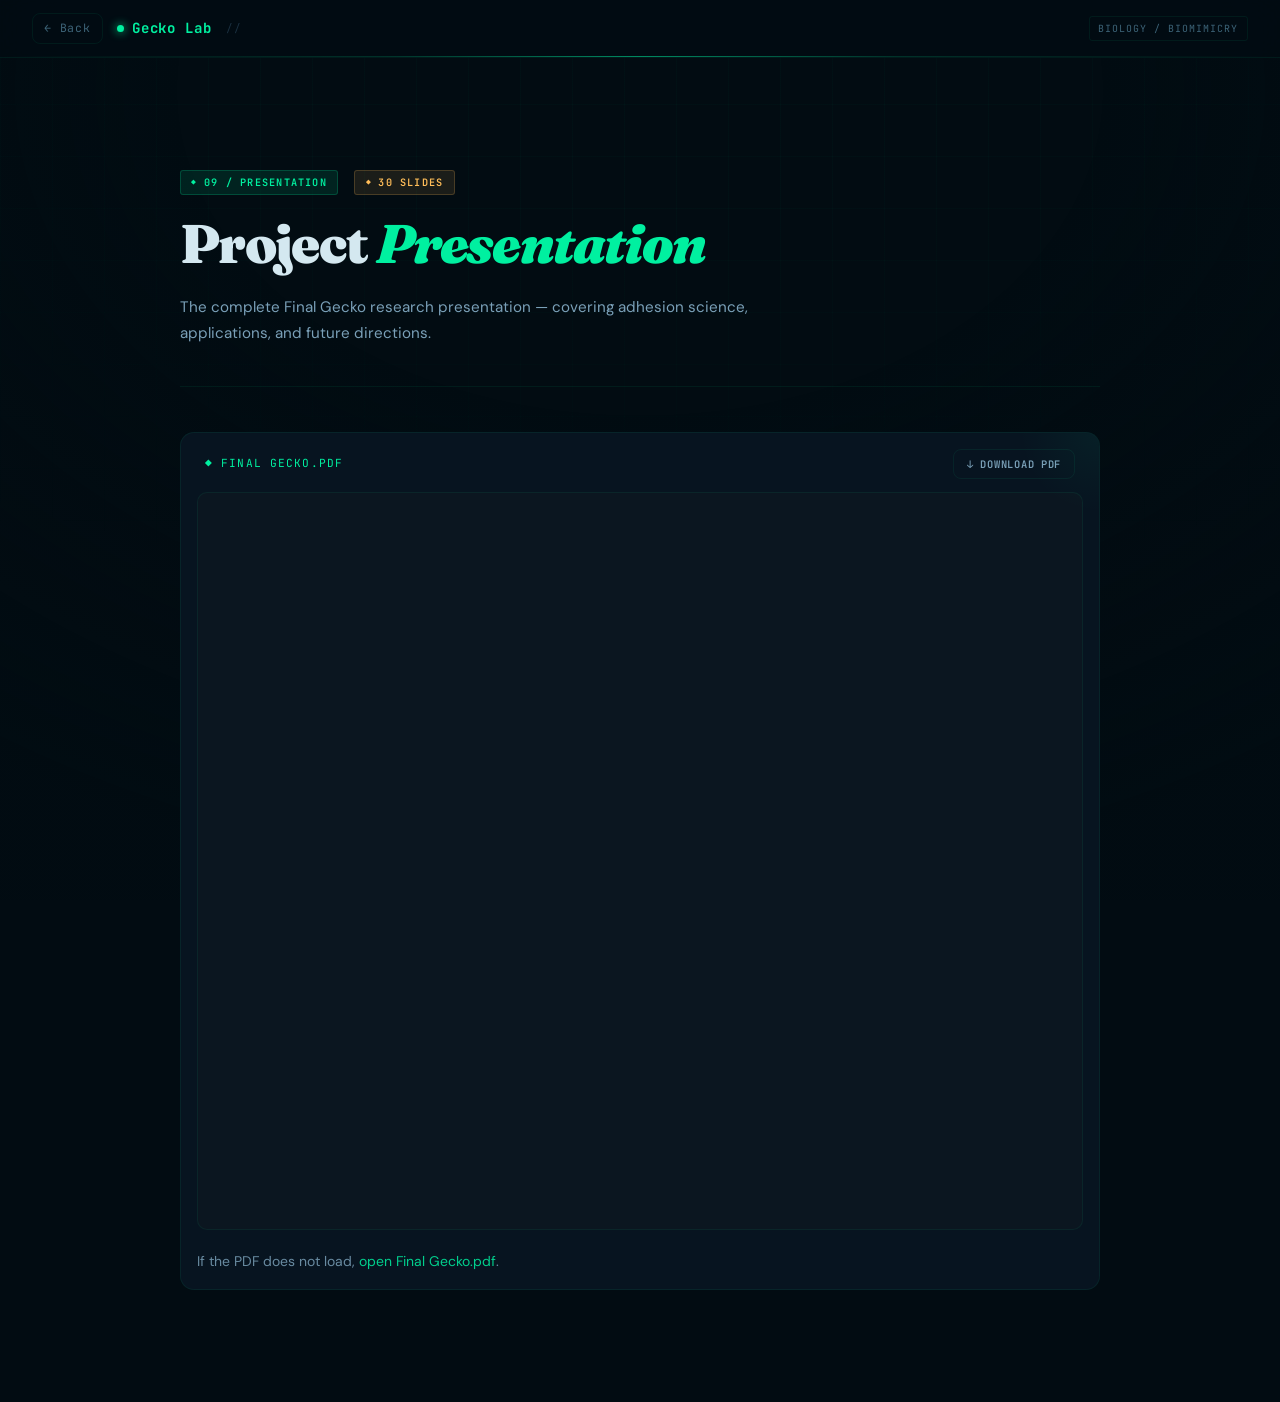
<file: presentation.html>
<!DOCTYPE html>
<html lang="en">
<head>
    <meta charset="UTF-8" />
    <meta name="viewport" content="width=device-width, initial-scale=1.0" />
    <title>Presentation — Gecko Lab</title>
    <link rel="stylesheet" href="css/style.css">
    <style>
        .pdf-frame {
            width: 100%;
            height: 82vh;
            border: 1px solid var(--border);
            border-radius: 10px;
            overflow: hidden;
            background: #0b1620;
        }

        .pdf-fallback {
            margin-top: 12px;
            font-size: 14px;
            opacity: 0.85;
        }

        .pdf-fallback a {
            color: var(--teal);
            text-decoration: none;
        }

        .pdf-fallback a:hover {
            text-decoration: underline;
        }
    </style>
</head>
<body>

<script src="js/layout.js"></script>

<script>
document.getElementById("page-content").innerHTML = `
<div class="page-hero">
  <div class="ph-top">
    <span class="tag tag-teal">09 / Presentation</span>
    <span class="tag tag-amber">30 Slides</span>
  </div>
  <h1>Project <em>Presentation</em></h1>
  <p style="max-width:580px">
    The complete Final Gecko research presentation — covering adhesion science,
    applications, and future directions.
  </p>
</div>

<div class="card" style="padding:1rem;overflow:hidden">
  <div style="display:flex;justify-content:space-between;align-items:center;margin-bottom:.8rem;padding:0 .5rem">
    <span style="font-family:var(--fm);font-size:.7rem;letter-spacing:.1em;text-transform:uppercase;color:var(--teal)">◆ Final Gecko.pdf</span>
    <a class="btn btn-ghost" href="Final Gecko.pdf" download style="font-size:.65rem;padding:.35rem .8rem">↓ Download PDF</a>
  </div>
  <iframe
    class="pdf-frame"
    src="Final%20Gecko.pdf"
    title="Final Gecko Presentation PDF"
  ></iframe>
  <p class="pdf-fallback">
    If the PDF does not load, <a href="Final Gecko.pdf" target="_blank" rel="noopener noreferrer">open Final Gecko.pdf</a>.
  </p>
</div>
`;
</script>

</body>
</html>
</file>
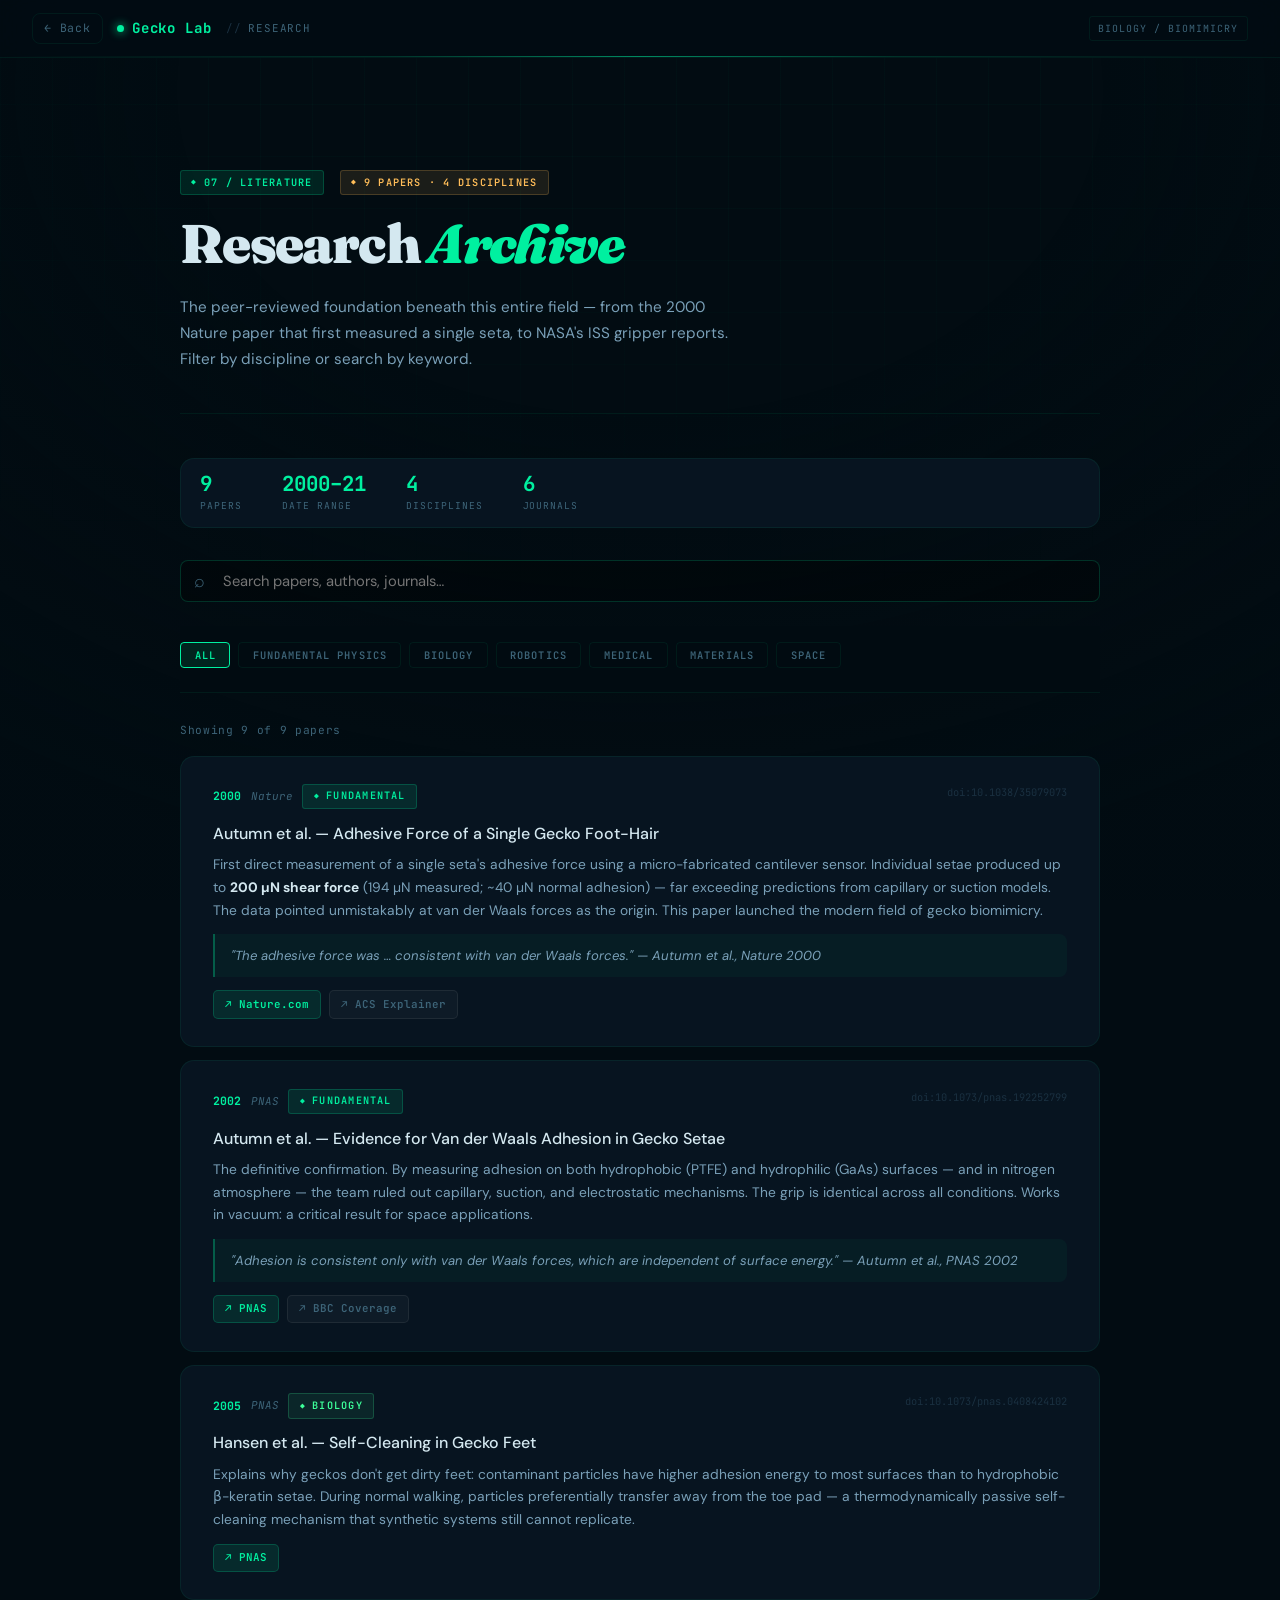
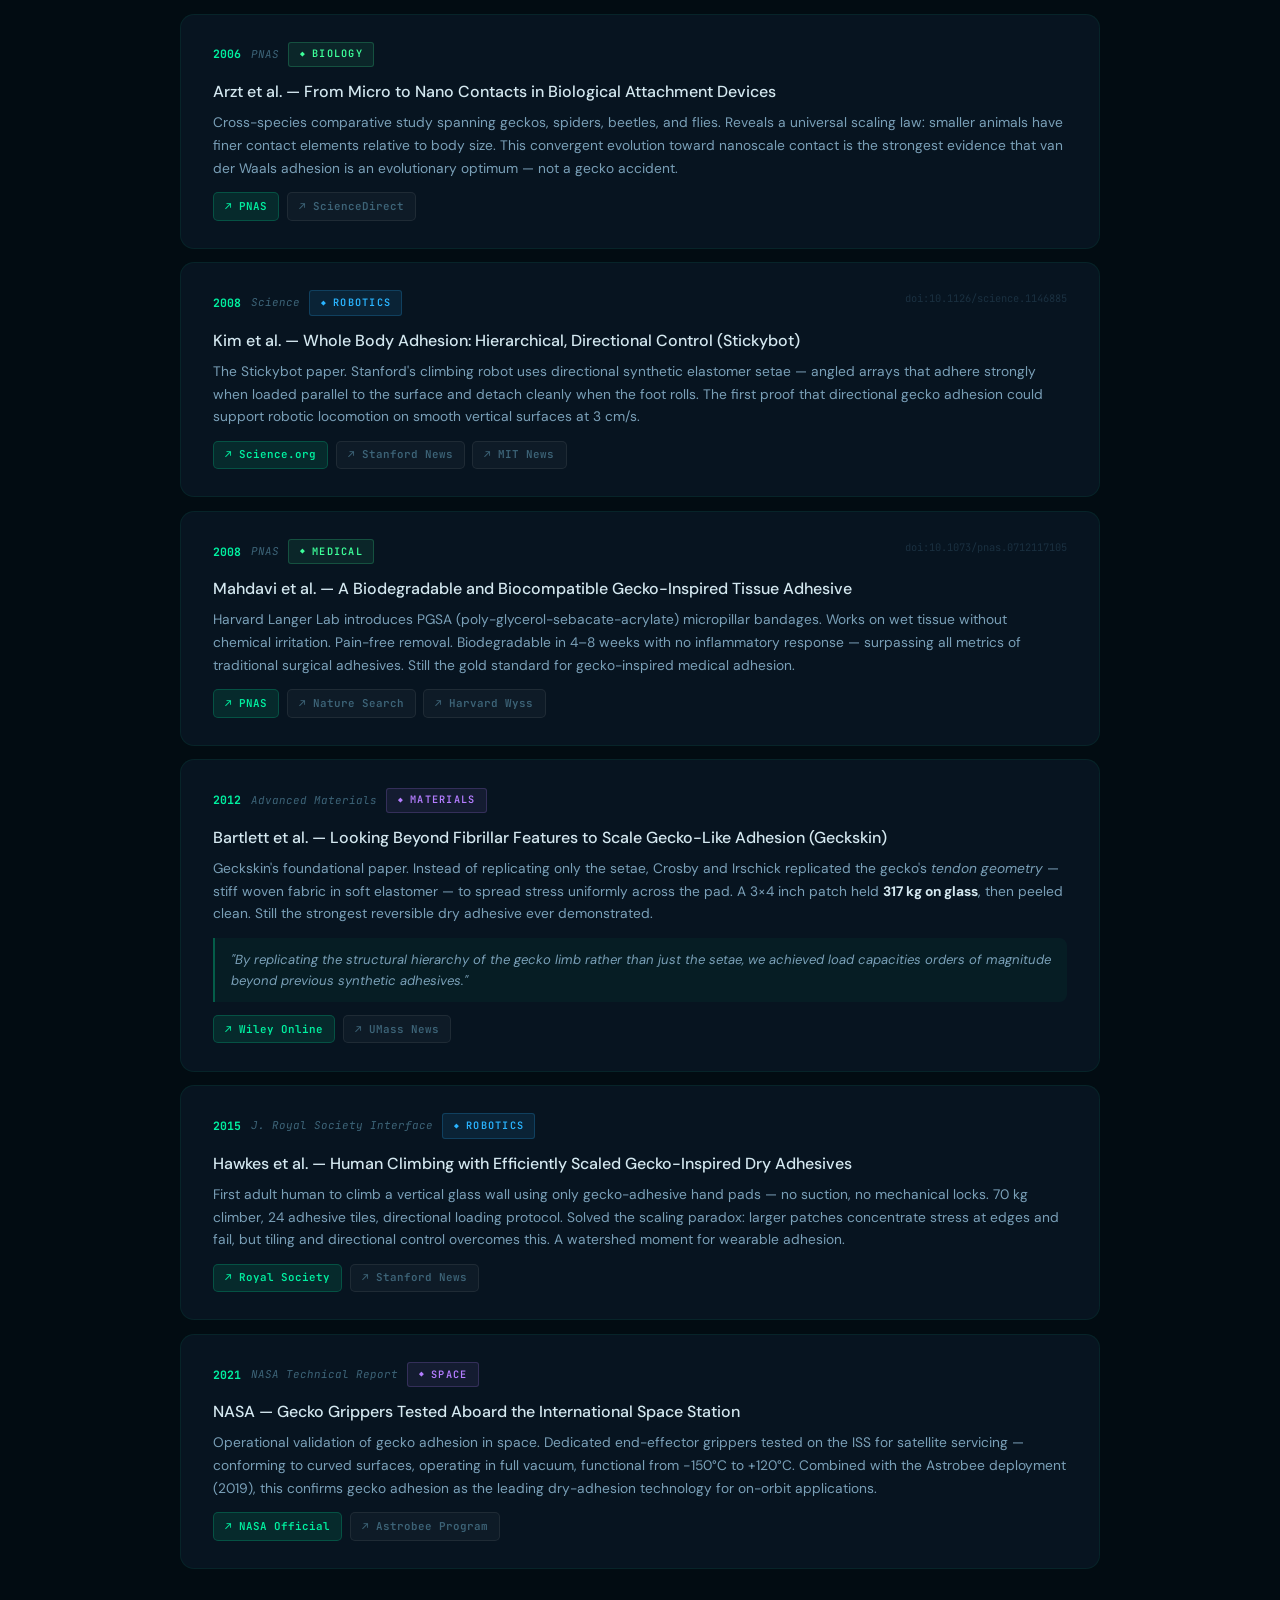
<file: research.html>
<!DOCTYPE html>
<html lang="en">
<head>
  <meta charset="UTF-8"><meta name="viewport" content="width=device-width,initial-scale=1">
  <title>Research — Gecko Lab</title>
  <link rel="stylesheet" href="css/style.css">
  <style>
    /* ── filter bar ── */
    .filter-bar {
      display:flex;gap:.5rem;flex-wrap:wrap;
      padding:1rem 0 1.5rem;
      border-bottom:1px solid var(--border);
      margin-bottom:1.8rem;
      position:sticky;top:58px;z-index:10;
      background:rgba(2,12,18,.94);
      backdrop-filter:blur(16px);
      -webkit-backdrop-filter:blur(16px);
    }
    .filter-btn {
      font-family:var(--fm);font-size:.65rem;font-weight:600;
      letter-spacing:.1em;text-transform:uppercase;
      padding:.32rem .85rem;border-radius:4px;
      border:1px solid var(--border);background:transparent;
      color:var(--t3);cursor:pointer;transition:.18s var(--ease);
    }
    .filter-btn:hover{border-color:var(--border-2);color:var(--t1)}
    .filter-btn.active{background:var(--teal-dim);border-color:var(--teal);color:var(--teal)}

    /* ── search ── */
    .search-wrap { position:relative;margin-bottom:1.5rem }
    .search-wrap input {
      width:100%;padding:.6rem 1rem .6rem 2.6rem;
      border-radius:var(--r1);border:1px solid var(--border-2);
      background:rgba(0,0,0,.3);color:var(--t1);
      font-family:var(--fb);font-size:.92rem;outline:none;
      transition:.2s;
    }
    .search-wrap input:focus{border-color:var(--teal);box-shadow:0 0 0 2px var(--teal-dim)}
    .search-wrap::before {
      content:'⌕';position:absolute;left:.85rem;top:50%;
      transform:translateY(-50%);color:var(--t3);font-size:1.1rem;
      pointer-events:none;
    }

    /* ── stats bar ── */
    .stats-strip {
      display:flex;gap:2.5rem;margin-bottom:2rem;
      padding:.9rem 1.2rem;border-radius:var(--r2);
      background:var(--bg-l1);border:1px solid var(--border);
    }
    .ss-item{display:flex;flex-direction:column;gap:.2rem}
    .ss-num{font-family:var(--fm);font-size:1.3rem;font-weight:700;color:var(--teal);line-height:1}
    .ss-lbl{font-family:var(--fm);font-size:.6rem;letter-spacing:.1em;text-transform:uppercase;color:var(--t3)}

    /* ── paper cards ── */
    .paper-card {
      background:var(--bg-l1);border:1px solid var(--border);
      border-radius:var(--r2);padding:1.7rem 2rem;
      margin-bottom:.85rem;text-decoration:none;color:inherit;
      display:block;transition:.28s var(--ease);
      position:relative;overflow:hidden;
    }
    .paper-card:hover{border-color:var(--border-2);transform:translateX(5px);box-shadow:var(--teal-glow)}

    /* left accent line */
    .paper-card::before {
      content:'';position:absolute;left:0;top:0;bottom:0;width:3px;
      background:linear-gradient(180deg,var(--teal),var(--blue));
      transform:scaleY(0);transform-origin:top;transition:.28s var(--ease);
    }
    .paper-card:hover::before{transform:scaleY(1)}

    .paper-head{display:flex;align-items:flex-start;justify-content:space-between;gap:1rem;margin-bottom:.8rem;flex-wrap:wrap}
    .paper-meta-group{display:flex;align-items:center;gap:.6rem;flex-wrap:wrap}
    .py{font-family:var(--fm);font-size:.72rem;font-weight:700;color:var(--teal)}
    .pj{font-family:var(--fm);font-size:.68rem;color:var(--t3);font-style:italic}
    .paper-card h2{font-family:var(--fb);font-size:1.0rem;font-weight:500;margin-bottom:.5rem;line-height:1.45;color:var(--t1)}
    .paper-card p{font-size:.86rem;color:var(--t2);line-height:1.65;margin-bottom:.8rem}
    .paper-links{display:flex;gap:.45rem;flex-wrap:wrap}

    /* quote pull */
    .paper-quote {
      margin:.8rem 0;padding:.7rem 1rem;
      border-left:2px solid var(--teal-mid);
      background:rgba(0,240,160,.04);border-radius:0 var(--r1) var(--r1) 0;
      font-family:var(--fb);font-size:.82rem;font-style:italic;color:var(--t2);
      line-height:1.6;
    }

    .hidden{display:none}
    .paper-count{
      font-family:var(--fm);font-size:.7rem;color:var(--t3);
      margin-bottom:1rem;letter-spacing:.06em;
    }
  </style>
</head>
<body>
<script src="js/layout.js"></script>
<script>
document.getElementById("page-content").innerHTML = `
<div class="page-hero">
  <div class="ph-top">
    <span class="tag tag-teal">07 / Literature</span>
    <span class="tag tag-amber">9 Papers · 4 Disciplines</span>
  </div>
  <h1>Research <em>Archive</em></h1>
  <p style="max-width:560px">
    The peer-reviewed foundation beneath this entire field — from the 2000 Nature paper that first
    measured a single seta, to NASA's ISS gripper reports. Filter by discipline or search by keyword.
  </p>
</div>

<div class="stats-strip reveal">
  <div class="ss-item"><span class="ss-num">9</span><span class="ss-lbl">Papers</span></div>
  <div class="ss-item"><span class="ss-num">2000–21</span><span class="ss-lbl">Date range</span></div>
  <div class="ss-item"><span class="ss-num">4</span><span class="ss-lbl">Disciplines</span></div>
  <div class="ss-item"><span class="ss-num">6</span><span class="ss-lbl">Journals</span></div>
</div>

<div class="search-wrap reveal">
  <input type="text" id="searchInput" placeholder="Search papers, authors, journals…" autocomplete="off">
</div>

<div class="filter-bar reveal">
  <button class="filter-btn active" data-filter="all">All</button>
  <button class="filter-btn" data-filter="fundamental">Fundamental Physics</button>
  <button class="filter-btn" data-filter="biology">Biology</button>
  <button class="filter-btn" data-filter="robotics">Robotics</button>
  <button class="filter-btn" data-filter="medical">Medical</button>
  <button class="filter-btn" data-filter="materials">Materials</button>
  <button class="filter-btn" data-filter="space">Space</button>
</div>

<div class="paper-count" id="paperCount">Showing 9 of 9 papers</div>

<div id="paperList">

  <a class="paper-card reveal" href="https://www.nature.com/articles/35079073" target="_blank"
     data-cat="fundamental" data-search="autumn 2000 nature seta force van der waals adhesive single foot-hair measurement">
    <div class="paper-head">
      <div class="paper-meta-group">
        <span class="py">2000</span>
        <span class="pj">Nature</span>
        <span class="tag tag-teal">Fundamental</span>
      </div>
      <span style="font-family:var(--fm);font-size:.65rem;color:var(--t4)">doi:10.1038/35079073</span>
    </div>
    <h2>Autumn et al. — Adhesive Force of a Single Gecko Foot-Hair</h2>
    <p>First direct measurement of a single seta's adhesive force using a micro-fabricated cantilever sensor. Individual setae produced up to <strong style="color:var(--t1)">200 µN shear force</strong> (194 µN measured; ~40 µN normal adhesion) — far exceeding predictions from capillary or suction models. The data pointed unmistakably at van der Waals forces as the origin. This paper launched the modern field of gecko biomimicry.</p>
    <div class="paper-quote">"The adhesive force was … consistent with van der Waals forces." — Autumn et al., Nature 2000</div>
    <div class="paper-links">
      <span class="plink plink-p">↗ Nature.com</span>
      <span class="plink plink-s">↗ ACS Explainer</span>
    </div>
  </a>

  <a class="paper-card reveal reveal-delay-1" href="https://www.pnas.org/doi/10.1073/pnas.192252799" target="_blank"
     data-cat="fundamental" data-search="autumn 2002 pnas evidence van der waals gecko setae hydrophobic hydrophilic vacuum">
    <div class="paper-head">
      <div class="paper-meta-group">
        <span class="py">2002</span>
        <span class="pj">PNAS</span>
        <span class="tag tag-teal">Fundamental</span>
      </div>
      <span style="font-family:var(--fm);font-size:.65rem;color:var(--t4)">doi:10.1073/pnas.192252799</span>
    </div>
    <h2>Autumn et al. — Evidence for Van der Waals Adhesion in Gecko Setae</h2>
    <p>The definitive confirmation. By measuring adhesion on both hydrophobic (PTFE) and hydrophilic (GaAs) surfaces — and in nitrogen atmosphere — the team ruled out capillary, suction, and electrostatic mechanisms. The grip is identical across all conditions. Works in vacuum: a critical result for space applications.</p>
    <div class="paper-quote">"Adhesion is consistent only with van der Waals forces, which are independent of surface energy." — Autumn et al., PNAS 2002</div>
    <div class="paper-links">
      <span class="plink plink-p">↗ PNAS</span>
      <span class="plink plink-s">↗ BBC Coverage</span>
    </div>
  </a>

  <a class="paper-card reveal" href="https://www.pnas.org/doi/10.1073/pnas.0408424102" target="_blank"
     data-cat="biology" data-search="hansen 2005 pnas self-cleaning gecko setae contamination particles hydrophobic keratin">
    <div class="paper-head">
      <div class="paper-meta-group">
        <span class="py">2005</span>
        <span class="pj">PNAS</span>
        <span class="tag tag-green">Biology</span>
      </div>
      <span style="font-family:var(--fm);font-size:.65rem;color:var(--t4)">doi:10.1073/pnas.0408424102</span>
    </div>
    <h2>Hansen et al. — Self-Cleaning in Gecko Feet</h2>
    <p>Explains why geckos don't get dirty feet: contaminant particles have higher adhesion energy to most surfaces than to hydrophobic β-keratin setae. During normal walking, particles preferentially transfer away from the toe pad — a thermodynamically passive self-cleaning mechanism that synthetic systems still cannot replicate.</p>
    <div class="paper-links">
      <span class="plink plink-p">↗ PNAS</span>
    </div>
  </a>

  <a class="paper-card reveal reveal-delay-1" href="https://www.pnas.org/doi/10.1073/pnas.0409029101" target="_blank"
     data-cat="biology" data-search="arzt 2006 pnas micro nano contacts biological attachment scaling climbing insects">
    <div class="paper-head">
      <div class="paper-meta-group">
        <span class="py">2006</span>
        <span class="pj">PNAS</span>
        <span class="tag tag-green">Biology</span>
      </div>
    </div>
    <h2>Arzt et al. — From Micro to Nano Contacts in Biological Attachment Devices</h2>
    <p>Cross-species comparative study spanning geckos, spiders, beetles, and flies. Reveals a universal scaling law: smaller animals have finer contact elements relative to body size. This convergent evolution toward nanoscale contact is the strongest evidence that van der Waals adhesion is an evolutionary optimum — not a gecko accident.</p>
    <div class="paper-links">
      <span class="plink plink-p">↗ PNAS</span>
      <span class="plink plink-s">↗ ScienceDirect</span>
    </div>
  </a>

  <a class="paper-card reveal" href="https://www.science.org/doi/10.1126/science.1146885" target="_blank"
     data-cat="robotics" data-search="kim stickybot stanford 2008 science climbing robot directional adhesion glass acrylic cutkosky">
    <div class="paper-head">
      <div class="paper-meta-group">
        <span class="py">2008</span>
        <span class="pj">Science</span>
        <span class="tag tag-blue">Robotics</span>
      </div>
      <span style="font-family:var(--fm);font-size:.65rem;color:var(--t4)">doi:10.1126/science.1146885</span>
    </div>
    <h2>Kim et al. — Whole Body Adhesion: Hierarchical, Directional Control (Stickybot)</h2>
    <p>The Stickybot paper. Stanford's climbing robot uses directional synthetic elastomer setae — angled arrays that adhere strongly when loaded parallel to the surface and detach cleanly when the foot rolls. The first proof that directional gecko adhesion could support robotic locomotion on smooth vertical surfaces at 3 cm/s.</p>
    <div class="paper-links">
      <span class="plink plink-p">↗ Science.org</span>
      <span class="plink plink-s">↗ Stanford News</span>
      <span class="plink plink-s">↗ MIT News</span>
    </div>
  </a>

  <a class="paper-card reveal reveal-delay-1" href="https://www.pnas.org/doi/10.1073/pnas.0712117105" target="_blank"
     data-cat="medical" data-search="mahdavi harvard 2008 pnas biodegradable PGSA micropillar tissue adhesive wound suture bandage">
    <div class="paper-head">
      <div class="paper-meta-group">
        <span class="py">2008</span>
        <span class="pj">PNAS</span>
        <span class="tag tag-green">Medical</span>
      </div>
      <span style="font-family:var(--fm);font-size:.65rem;color:var(--t4)">doi:10.1073/pnas.0712117105</span>
    </div>
    <h2>Mahdavi et al. — A Biodegradable and Biocompatible Gecko-Inspired Tissue Adhesive</h2>
    <p>Harvard Langer Lab introduces PGSA (poly-glycerol-sebacate-acrylate) micropillar bandages. Works on wet tissue without chemical irritation. Pain-free removal. Biodegradable in 4–8 weeks with no inflammatory response — surpassing all metrics of traditional surgical adhesives. Still the gold standard for gecko-inspired medical adhesion.</p>
    <div class="paper-links">
      <span class="plink plink-p">↗ PNAS</span>
      <span class="plink plink-s">↗ Nature Search</span>
      <span class="plink plink-s">↗ Harvard Wyss</span>
    </div>
  </a>

  <a class="paper-card reveal" href="https://onlinelibrary.wiley.com/doi/10.1002/adma.201103704" target="_blank"
     data-cat="materials" data-search="bartlett geckskin 2012 advanced materials umass 317kg crosby irschick tendon fabric elastomer">
    <div class="paper-head">
      <div class="paper-meta-group">
        <span class="py">2012</span>
        <span class="pj">Advanced Materials</span>
        <span class="tag tag-purple">Materials</span>
      </div>
    </div>
    <h2>Bartlett et al. — Looking Beyond Fibrillar Features to Scale Gecko-Like Adhesion (Geckskin)</h2>
    <p>Geckskin's foundational paper. Instead of replicating only the setae, Crosby and Irschick replicated the gecko's <em>tendon geometry</em> — stiff woven fabric in soft elastomer — to spread stress uniformly across the pad. A 3×4 inch patch held <strong style="color:var(--t1)">317 kg on glass</strong>, then peeled clean. Still the strongest reversible dry adhesive ever demonstrated.</p>
    <div class="paper-quote">"By replicating the structural hierarchy of the gecko limb rather than just the setae, we achieved load capacities orders of magnitude beyond previous synthetic adhesives."</div>
    <div class="paper-links">
      <span class="plink plink-p">↗ Wiley Online</span>
      <span class="plink plink-s">↗ UMass News</span>
    </div>
  </a>

  <a class="paper-card reveal reveal-delay-1" href="https://royalsocietypublishing.org/doi/10.1098/rsif.2014.1085" target="_blank"
     data-cat="robotics" data-search="hawkes 2015 royal society human climbing gecko hand pads 70kg glass Stanford directional scaling">
    <div class="paper-head">
      <div class="paper-meta-group">
        <span class="py">2015</span>
        <span class="pj">J. Royal Society Interface</span>
        <span class="tag tag-blue">Robotics</span>
      </div>
    </div>
    <h2>Hawkes et al. — Human Climbing with Efficiently Scaled Gecko-Inspired Dry Adhesives</h2>
    <p>First adult human to climb a vertical glass wall using only gecko-adhesive hand pads — no suction, no mechanical locks. 70 kg climber, 24 adhesive tiles, directional loading protocol. Solved the scaling paradox: larger patches concentrate stress at edges and fail, but tiling and directional control overcomes this. A watershed moment for wearable adhesion.</p>
    <div class="paper-links">
      <span class="plink plink-p">↗ Royal Society</span>
      <span class="plink plink-s">↗ Stanford News</span>
    </div>
  </a>

  <a class="paper-card reveal" href="https://www.nasa.gov/missions/station/gecko-grippers-moving-on-up/" target="_blank"
     data-cat="space" data-search="nasa 2021 gecko grippers ISS space station satellite vacuum microgravity astrobee">
    <div class="paper-head">
      <div class="paper-meta-group">
        <span class="py">2021</span>
        <span class="pj">NASA Technical Report</span>
        <span class="tag tag-purple">Space</span>
      </div>
    </div>
    <h2>NASA — Gecko Grippers Tested Aboard the International Space Station</h2>
    <p>Operational validation of gecko adhesion in space. Dedicated end-effector grippers tested on the ISS for satellite servicing — conforming to curved surfaces, operating in full vacuum, functional from −150°C to +120°C. Combined with the Astrobee deployment (2019), this confirms gecko adhesion as the leading dry-adhesion technology for on-orbit applications.</p>
    <div class="paper-links">
      <span class="plink plink-p">↗ NASA Official</span>
      <span class="plink plink-s">↗ Astrobee Program</span>
    </div>
  </a>

</div>
`;

// ── Live filter + search ──────────────────────────────────────────
const cards    = document.querySelectorAll(".paper-card");
const filterBtns = document.querySelectorAll(".filter-btn");
const searchInput = document.getElementById("searchInput");
const countEl  = document.getElementById("paperCount");

let activeFilter = "all";
let searchQuery  = "";

function applyFilters() {
  let visible = 0;
  cards.forEach(card => {
    const catMatch  = activeFilter === "all" || card.dataset.cat === activeFilter;
    const searchStr = (card.dataset.search + " " + card.textContent).toLowerCase();
    const qMatch    = !searchQuery || searchStr.includes(searchQuery);
    const show      = catMatch && qMatch;
    card.style.display = show ? "" : "none";
    if (show) visible++;
  });
  countEl.textContent = "Showing " + visible + " of " + cards.length + " papers";
}

filterBtns.forEach(btn => {
  btn.addEventListener("click", () => {
    filterBtns.forEach(b => b.classList.remove("active"));
    btn.classList.add("active");
    activeFilter = btn.dataset.filter;
    applyFilters();
  });
});

searchInput.addEventListener("input", () => {
  searchQuery = searchInput.value.toLowerCase().trim();
  applyFilters();
});
</script>
</body>
</html>
</file>
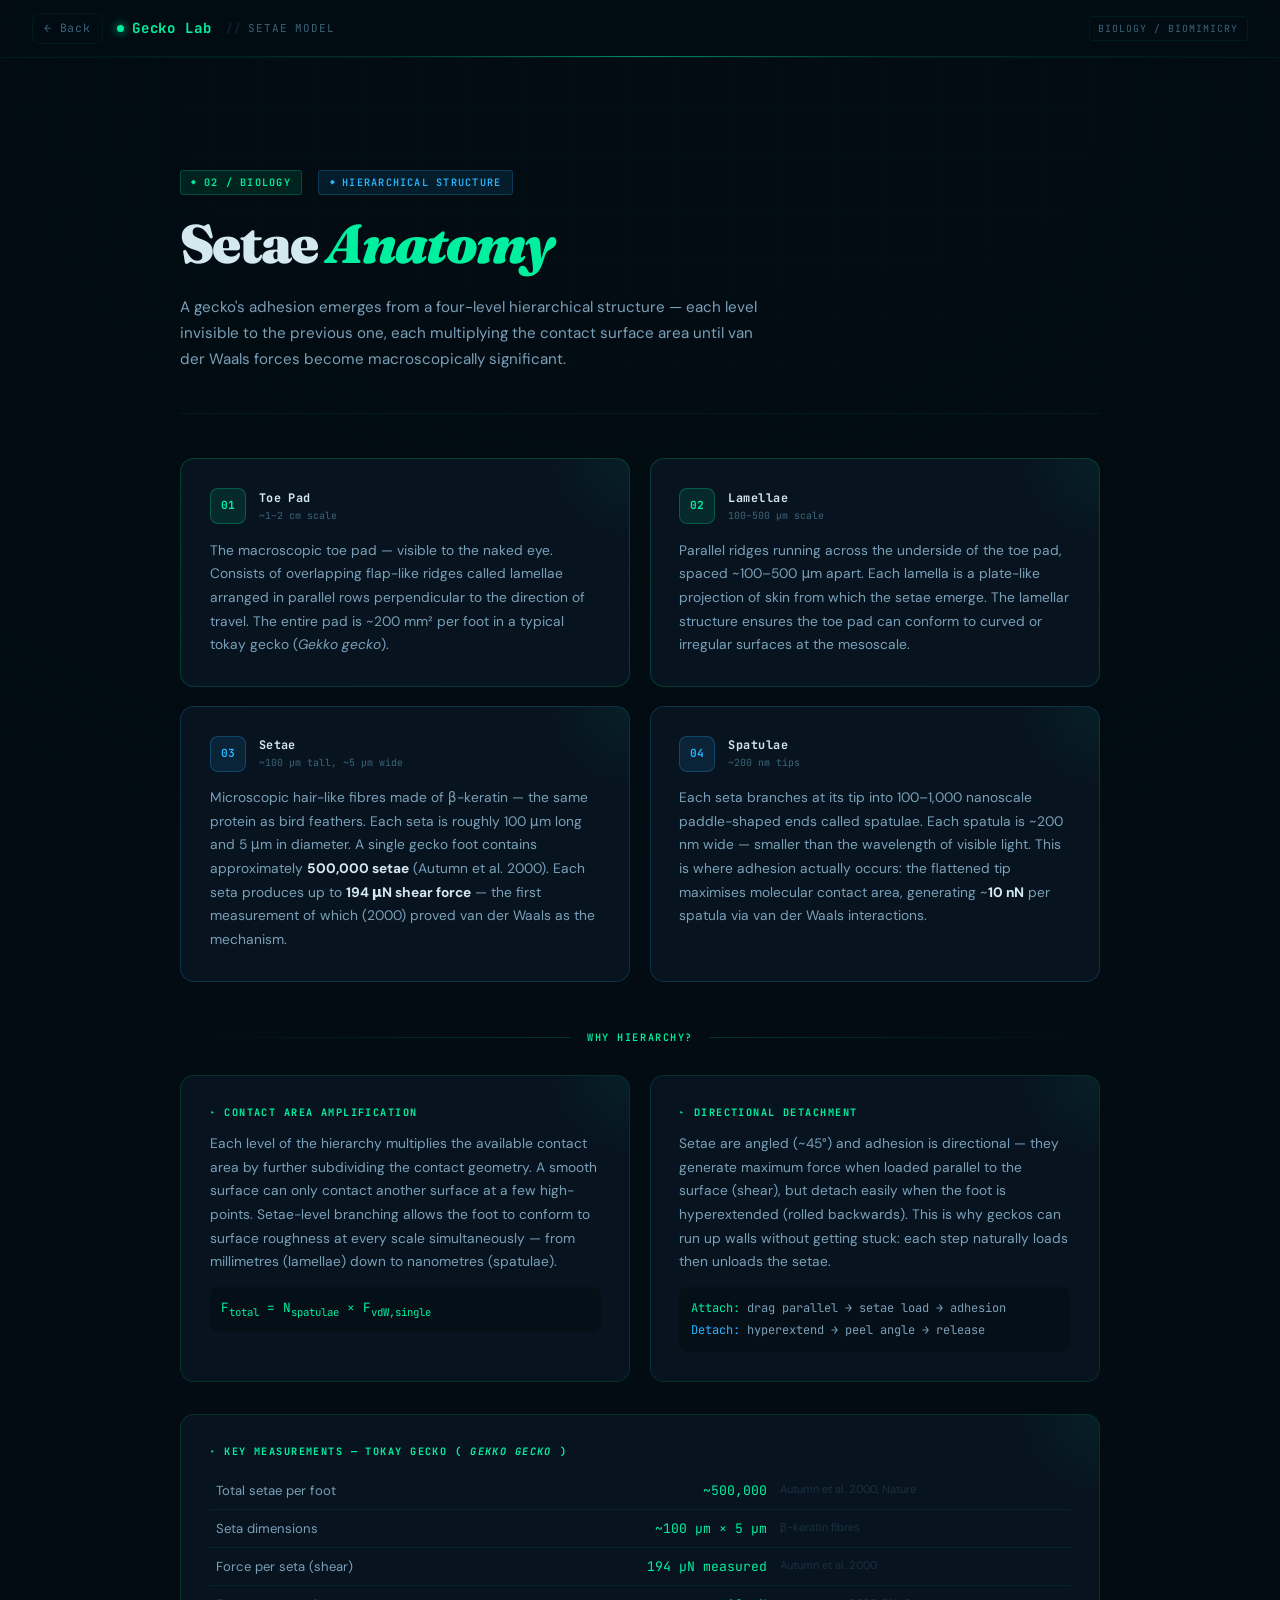
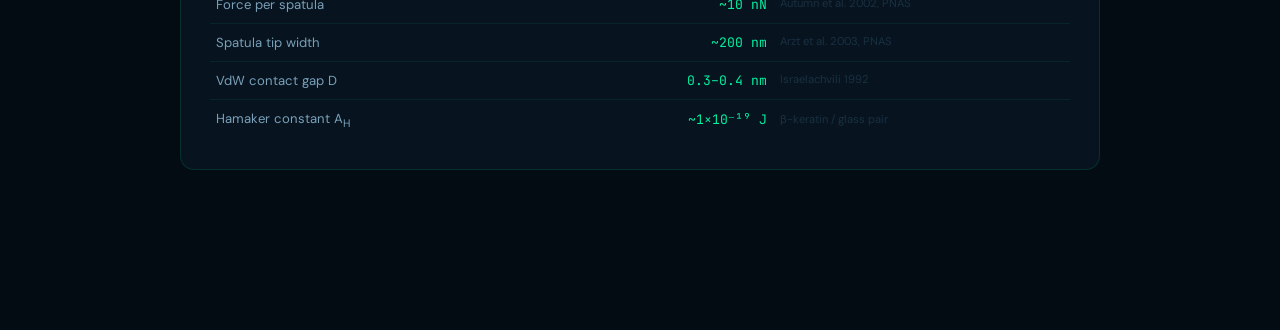
<file: setae.html>
<!DOCTYPE html>
<html lang="en">
<head>
  <meta charset="UTF-8"><meta name="viewport" content="width=device-width,initial-scale=1">
  <title>Setae Model — Gecko Lab</title>
  <link rel="stylesheet" href="css/style.css">
</head>
<body>
<script src="js/layout.js"></script>
<script>
document.getElementById("page-content").innerHTML = `
<div class="page-hero">
  <div class="ph-top">
    <span class="tag tag-teal">02 / Biology</span>
    <span class="tag tag-blue">Hierarchical Structure</span>
  </div>
  <h1>Setae <em>Anatomy</em></h1>
  <p style="max-width:580px">
    A gecko's adhesion emerges from a four-level hierarchical structure — each level
    invisible to the previous one, each multiplying the contact surface area until
    van der Waals forces become macroscopically significant.
  </p>
</div>

<div style="display:grid;grid-template-columns:repeat(auto-fill,minmax(300px,1fr));gap:1.2rem;margin-bottom:2rem" class="reveal">

  <div class="card" style="border-color:rgba(0,240,160,.18)">
    <div style="display:flex;align-items:center;gap:.8rem;margin-bottom:.9rem">
      <div style="width:36px;height:36px;border-radius:8px;background:rgba(0,240,160,.1);border:1px solid rgba(0,240,160,.25);display:flex;align-items:center;justify-content:center;font-family:var(--fm);font-size:.7rem;color:var(--teal);font-weight:700;flex-shrink:0">01</div>
      <div>
        <div style="font-family:var(--fm);font-size:.74rem;font-weight:700;color:var(--t1);letter-spacing:.04em">Toe Pad</div>
        <div style="font-family:var(--fm);font-size:.62rem;color:var(--t3)">~1–2 cm scale</div>
      </div>
    </div>
    <p style="font-size:.86rem">The macroscopic toe pad — visible to the naked eye. Consists of overlapping flap-like ridges called lamellae arranged in parallel rows perpendicular to the direction of travel. The entire pad is ~200 mm² per foot in a typical tokay gecko (<em>Gekko gecko</em>).</p>
  </div>

  <div class="card reveal-delay-1" style="border-color:rgba(0,240,160,.18)">
    <div style="display:flex;align-items:center;gap:.8rem;margin-bottom:.9rem">
      <div style="width:36px;height:36px;border-radius:8px;background:rgba(0,240,160,.1);border:1px solid rgba(0,240,160,.25);display:flex;align-items:center;justify-content:center;font-family:var(--fm);font-size:.7rem;color:var(--teal);font-weight:700;flex-shrink:0">02</div>
      <div>
        <div style="font-family:var(--fm);font-size:.74rem;font-weight:700;color:var(--t1);letter-spacing:.04em">Lamellae</div>
        <div style="font-family:var(--fm);font-size:.62rem;color:var(--t3)">100–500 μm scale</div>
      </div>
    </div>
    <p style="font-size:.86rem">Parallel ridges running across the underside of the toe pad, spaced ~100–500 μm apart. Each lamella is a plate-like projection of skin from which the setae emerge. The lamellar structure ensures the toe pad can conform to curved or irregular surfaces at the mesoscale.</p>
  </div>

  <div class="card" style="border-color:rgba(42,180,255,.18)">
    <div style="display:flex;align-items:center;gap:.8rem;margin-bottom:.9rem">
      <div style="width:36px;height:36px;border-radius:8px;background:rgba(42,180,255,.1);border:1px solid rgba(42,180,255,.25);display:flex;align-items:center;justify-content:center;font-family:var(--fm);font-size:.7rem;color:var(--blue);font-weight:700;flex-shrink:0">03</div>
      <div>
        <div style="font-family:var(--fm);font-size:.74rem;font-weight:700;color:var(--t1);letter-spacing:.04em">Setae</div>
        <div style="font-family:var(--fm);font-size:.62rem;color:var(--t3)">~100 μm tall, ~5 μm wide</div>
      </div>
    </div>
    <p style="font-size:.86rem">Microscopic hair-like fibres made of β-keratin — the same protein as bird feathers. Each seta is roughly 100 μm long and 5 μm in diameter. A single gecko foot contains approximately <strong style="color:var(--t1)">500,000 setae</strong> (Autumn et al. 2000). Each seta produces up to <strong style="color:var(--t1)">194 μN shear force</strong> — the first measurement of which (2000) proved van der Waals as the mechanism.</p>
  </div>

  <div class="card reveal-delay-1" style="border-color:rgba(42,180,255,.18)">
    <div style="display:flex;align-items:center;gap:.8rem;margin-bottom:.9rem">
      <div style="width:36px;height:36px;border-radius:8px;background:rgba(42,180,255,.1);border:1px solid rgba(42,180,255,.25);display:flex;align-items:center;justify-content:center;font-family:var(--fm);font-size:.7rem;color:var(--blue);font-weight:700;flex-shrink:0">04</div>
      <div>
        <div style="font-family:var(--fm);font-size:.74rem;font-weight:700;color:var(--t1);letter-spacing:.04em">Spatulae</div>
        <div style="font-family:var(--fm);font-size:.62rem;color:var(--t3)">~200 nm tips</div>
      </div>
    </div>
    <p style="font-size:.86rem">Each seta branches at its tip into 100–1,000 nanoscale paddle-shaped ends called spatulae. Each spatula is ~200 nm wide — smaller than the wavelength of visible light. This is where adhesion actually occurs: the flattened tip maximises molecular contact area, generating ~<strong style="color:var(--t1)">10 nN</strong> per spatula via van der Waals interactions.</p>
  </div>

</div>

<div class="section-rule reveal"><span>Why Hierarchy?</span></div>

<div style="display:grid;grid-template-columns:1fr 1fr;gap:1.2rem;margin-bottom:2rem" class="reveal">

  <div class="card" style="border-color:rgba(0,240,160,.12)">
    <div class="ctrl-head">Contact Area Amplification</div>
    <p style="font-size:.86rem">Each level of the hierarchy multiplies the available contact area by further subdividing the contact geometry. A smooth surface can only contact another surface at a few high-points. Setae-level branching allows the foot to conform to surface roughness at every scale simultaneously — from millimetres (lamellae) down to nanometres (spatulae).</p>
    <div style="font-family:var(--fm);font-size:.8rem;background:rgba(0,0,0,.25);padding:.7rem;border-radius:var(--r1);color:var(--teal);margin-top:.8rem">
      F<sub>total</sub> = N<sub>spatulae</sub> × F<sub>vdW,single</sub>
    </div>
  </div>

  <div class="card" style="border-color:rgba(0,240,160,.12)">
    <div class="ctrl-head">Directional Detachment</div>
    <p style="font-size:.86rem">Setae are angled (~45°) and adhesion is directional — they generate maximum force when loaded parallel to the surface (shear), but detach easily when the foot is hyperextended (rolled backwards). This is why geckos can run up walls without getting stuck: each step naturally loads then unloads the setae.</p>
    <div style="font-family:var(--fm);font-size:.75rem;background:rgba(0,0,0,.25);padding:.7rem;border-radius:var(--r1);color:var(--t2);margin-top:.8rem;line-height:1.8">
      <span style="color:var(--teal)">Attach:</span> drag parallel → setae load → adhesion<br>
      <span style="color:var(--blue)">Detach:</span> hyperextend → peel angle → release
    </div>
  </div>

</div>

<div class="card reveal" style="border-color:rgba(0,240,160,.12);margin-bottom:3rem">
  <div class="ctrl-head">Key Measurements — Tokay Gecko (<em>Gekko gecko</em>)</div>
  <table style="width:100%;border-collapse:collapse;font-size:.82rem;margin-top:.5rem">
    <tr style="border-bottom:1px solid var(--border)">
      <td style="padding:.5rem .4rem;color:var(--t2)">Total setae per foot</td>
      <td style="padding:.5rem .4rem;color:var(--teal);font-family:var(--fm);text-align:right">~500,000</td>
      <td style="padding:.5rem .4rem;color:var(--t4);font-size:.7rem">Autumn et al. 2000, Nature</td>
    </tr>
    <tr style="border-bottom:1px solid var(--border)">
      <td style="padding:.5rem .4rem;color:var(--t2)">Seta dimensions</td>
      <td style="padding:.5rem .4rem;color:var(--teal);font-family:var(--fm);text-align:right">~100 μm × 5 μm</td>
      <td style="padding:.5rem .4rem;color:var(--t4);font-size:.7rem">β-keratin fibres</td>
    </tr>
    <tr style="border-bottom:1px solid var(--border)">
      <td style="padding:.5rem .4rem;color:var(--t2)">Force per seta (shear)</td>
      <td style="padding:.5rem .4rem;color:var(--teal);font-family:var(--fm);text-align:right">194 μN measured</td>
      <td style="padding:.5rem .4rem;color:var(--t4);font-size:.7rem">Autumn et al. 2000</td>
    </tr>
    <tr style="border-bottom:1px solid var(--border)">
      <td style="padding:.5rem .4rem;color:var(--t2)">Force per spatula</td>
      <td style="padding:.5rem .4rem;color:var(--teal);font-family:var(--fm);text-align:right">~10 nN</td>
      <td style="padding:.5rem .4rem;color:var(--t4);font-size:.7rem">Autumn et al. 2002, PNAS</td>
    </tr>
    <tr style="border-bottom:1px solid var(--border)">
      <td style="padding:.5rem .4rem;color:var(--t2)">Spatula tip width</td>
      <td style="padding:.5rem .4rem;color:var(--teal);font-family:var(--fm);text-align:right">~200 nm</td>
      <td style="padding:.5rem .4rem;color:var(--t4);font-size:.7rem">Arzt et al. 2003, PNAS</td>
    </tr>
    <tr style="border-bottom:1px solid var(--border)">
      <td style="padding:.5rem .4rem;color:var(--t2)">VdW contact gap D</td>
      <td style="padding:.5rem .4rem;color:var(--teal);font-family:var(--fm);text-align:right">0.3–0.4 nm</td>
      <td style="padding:.5rem .4rem;color:var(--t4);font-size:.7rem">Israelachvili 1992</td>
    </tr>
    <tr>
      <td style="padding:.5rem .4rem;color:var(--t2)">Hamaker constant A<sub>H</sub></td>
      <td style="padding:.5rem .4rem;color:var(--teal);font-family:var(--fm);text-align:right">~1×10⁻¹⁹ J</td>
      <td style="padding:.5rem .4rem;color:var(--t4);font-size:.7rem">β-keratin / glass pair</td>
    </tr>
  </table>
</div>
`;
</script>
</body>
</html>
</file>
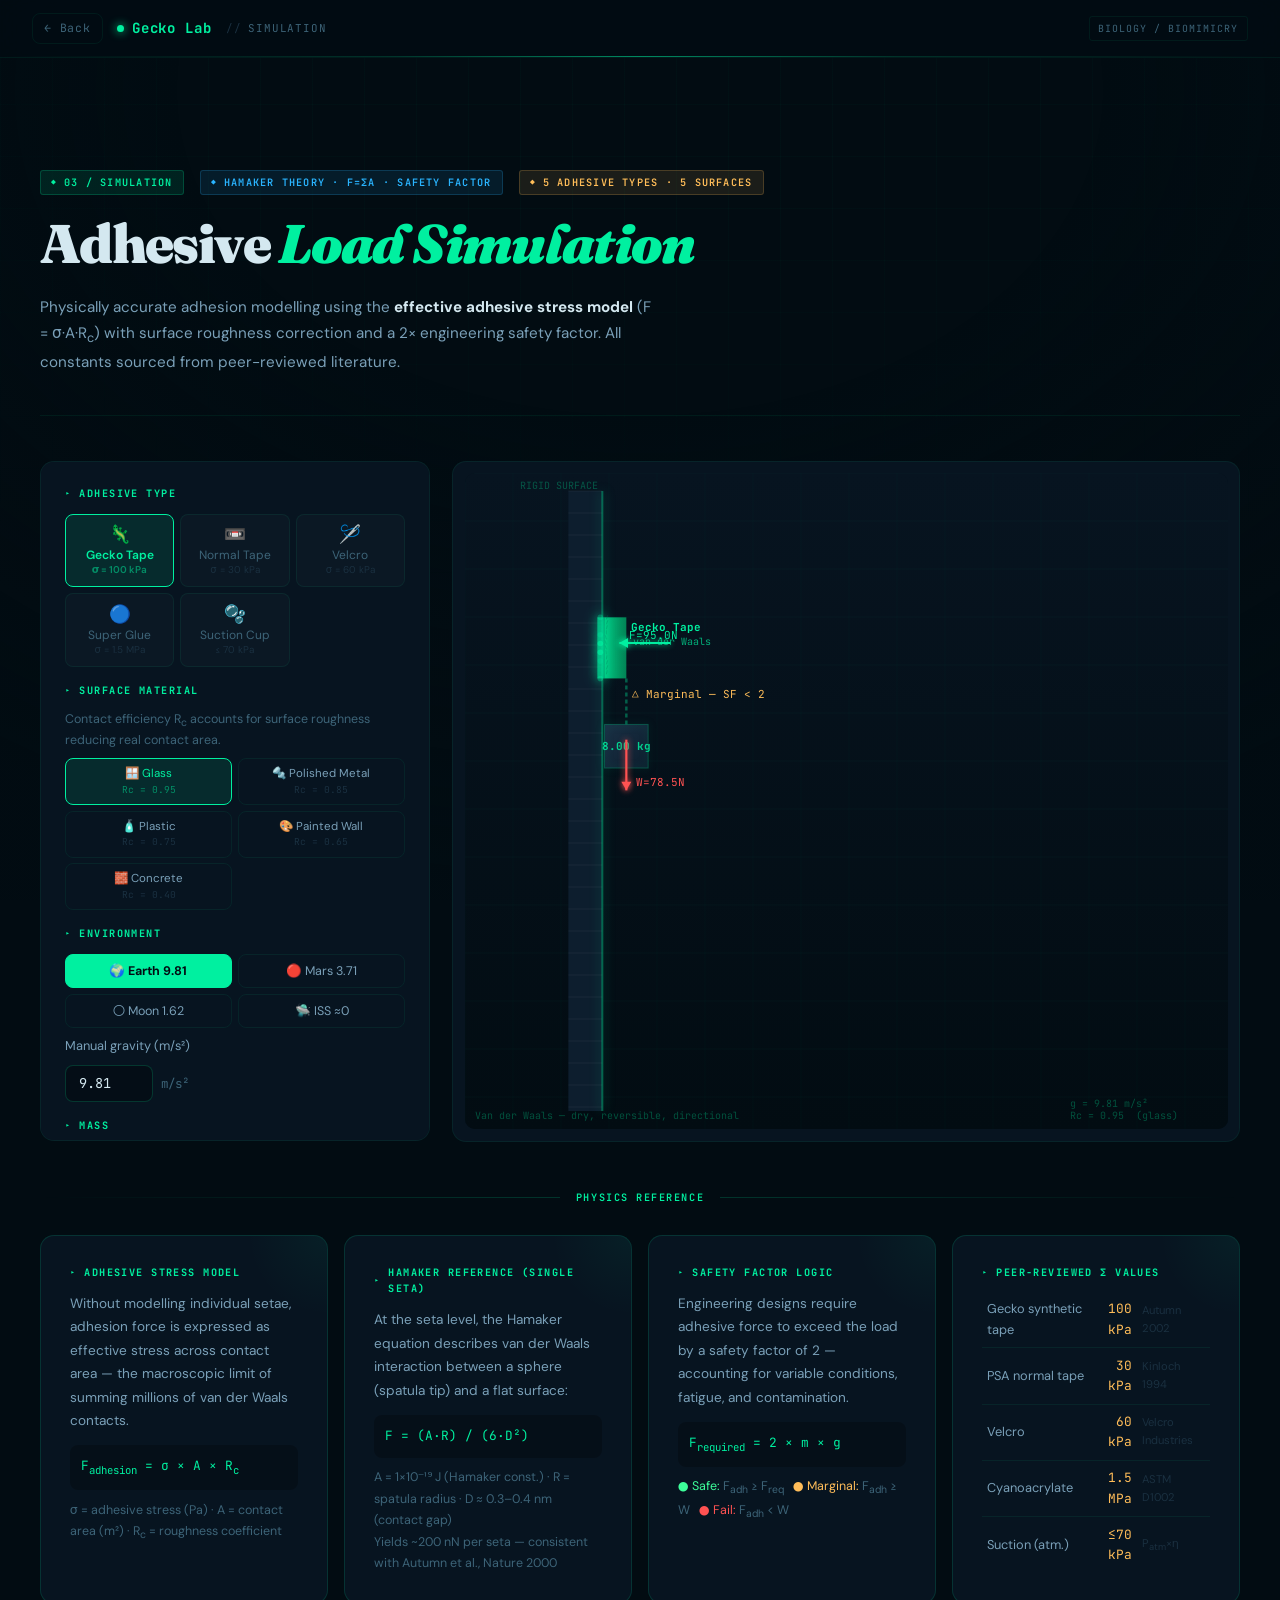
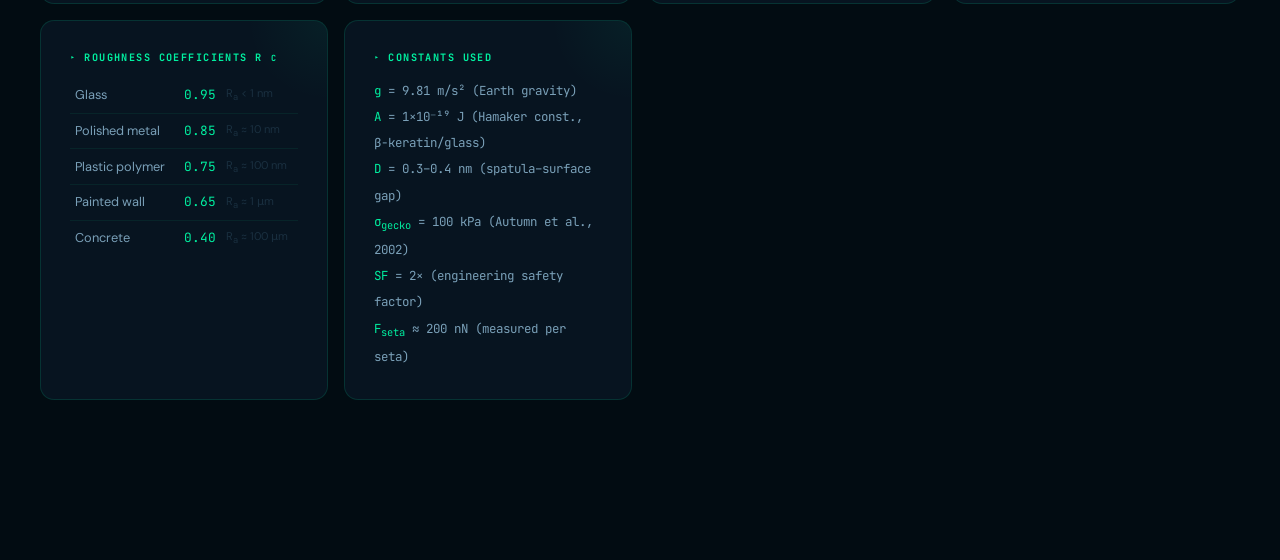
<file: simulation.html>
<!DOCTYPE html>
<html lang="en">
<head>
  <meta charset="UTF-8"><meta name="viewport" content="width=device-width,initial-scale=1">
  <title>Simulation — Gecko Lab</title>
  <link rel="stylesheet" href="css/style.css">
  <style>
    .main-content{max-width:1340px}
    .sim-wrapper{display:grid;grid-template-columns:minmax(310px,390px) 1fr;gap:1.4rem;align-items:stretch}
    .sim-controls{background:var(--bg-l1);border:1px solid var(--border);border-radius:var(--r2);padding:1.5rem;overflow-y:auto;max-height:680px}
    .sim-visual{min-height:580px;background:var(--bg-l1);border:1px solid var(--border);border-radius:var(--r2);padding:.7rem;display:flex;flex-direction:column}
    #simCanvas{width:100%;flex:1;display:block;border-radius:10px;background:linear-gradient(180deg,#030f18,#020c14)}
    @media(max-width:900px){.sim-wrapper{grid-template-columns:1fr}.sim-visual{min-height:400px}}

    /* ── Roughness selector ── */
    .surf-grid{display:grid;grid-template-columns:1fr 1fr;gap:.35rem;margin-top:.4rem}
    .surf-btn{
      padding:.5rem .3rem;border-radius:var(--r1);
      border:1px solid var(--border);background:transparent;
      color:var(--t2);cursor:pointer;transition:.2s var(--ease);
      font-size:.72rem;font-family:var(--fb);text-align:center;line-height:1.3;
    }
    .surf-btn:hover{border-color:var(--border-2);color:var(--t1)}
    .surf-btn.active{border-color:var(--teal);background:var(--teal-dim);color:var(--teal)}
    .surf-rc{font-family:var(--fm);font-size:.6rem;color:var(--t4);display:block;margin-top:.1rem}
    .surf-btn.active .surf-rc{color:rgba(0,240,160,.5)}

    /* ── Formula box ── */
    .formula-box{
      margin-top:.8rem;padding:.8rem 1rem;border-radius:var(--r1);
      background:rgba(0,0,0,.28);border:1px solid var(--border);
      font-family:var(--fm);font-size:.8rem;color:var(--t2);line-height:1.8;
    }
    .formula-box .fvar{color:var(--teal);font-weight:700}
    .formula-box .fval{color:var(--amber);font-weight:700}
    .formula-row{display:flex;justify-content:space-between;align-items:center;gap:.5rem}
    .formula-row:not(:last-child){border-bottom:1px solid rgba(255,255,255,.04);padding-bottom:.35rem;margin-bottom:.35rem}

    /* ── Safety bar ── */
    .safety-bar-wrap{height:6px;background:rgba(255,255,255,.06);border-radius:3px;margin:.6rem 0;overflow:hidden}
    .safety-bar-fill{height:100%;border-radius:3px;transition:width .3s var(--ease),background .3s}
  </style>
</head>
<body>
<script src="js/layout.js"></script>
<script>
document.getElementById("main-content").style.maxWidth = "1340px";
document.getElementById("page-content").innerHTML = `
<div class="page-hero">
  <div class="ph-top">
    <span class="tag tag-teal">03 / Simulation</span>
    <span class="tag tag-blue">Hamaker Theory · F=σA · Safety Factor</span>
    <span class="tag tag-amber">5 Adhesive Types · 5 Surfaces</span>
  </div>
  <h1>Adhesive <em>Load Simulation</em></h1>
  <p style="max-width:620px">
    Physically accurate adhesion modelling using the <strong style="color:var(--t1)">effective adhesive stress model</strong>
    (F = σ·A·R<sub>c</sub>) with surface roughness correction and a 2× engineering safety factor.
    All constants sourced from peer-reviewed literature.
  </p>
</div>

<div class="sim-wrapper reveal">

  <!-- ── LEFT: CONTROLS ─────────────────────────────────────────── -->
  <div class="sim-controls">

    <!-- Adhesive type -->
    <div class="ctrl-head">Adhesive Type</div>
    <div class="adh-grid" id="adhesiveGrid">
      <button class="adh-btn active" data-type="gecko">
        <span class="adh-icon">🦎</span>Gecko Tape<span class="adh-sigma">σ = 100 kPa</span>
      </button>
      <button class="adh-btn" data-type="tape">
        <span class="adh-icon">📼</span>Normal Tape<span class="adh-sigma">σ = 30 kPa</span>
      </button>
      <button class="adh-btn" data-type="velcro">
        <span class="adh-icon">🪡</span>Velcro<span class="adh-sigma">σ = 60 kPa</span>
      </button>
      <button class="adh-btn" data-type="glue">
        <span class="adh-icon">🔵</span>Super Glue<span class="adh-sigma">σ = 1.5 MPa</span>
      </button>
      <button class="adh-btn" data-type="suction">
        <span class="adh-icon">🫧</span>Suction Cup<span class="adh-sigma">≤ 70 kPa</span>
      </button>
    </div>

    <!-- Surface roughness -->
    <div class="ctrl-head" style="margin-top:1rem">Surface Material</div>
    <p style="font-size:.78rem;color:var(--t3);margin-bottom:.5rem;line-height:1.5">
      Contact efficiency R<sub>c</sub> accounts for surface roughness reducing real contact area.
    </p>
    <div class="surf-grid" id="surfaceGrid">
      <button class="surf-btn active" data-surf="glass"   data-rc="0.95">🪟 Glass<span class="surf-rc">Rc = 0.95</span></button>
      <button class="surf-btn"        data-surf="metal"   data-rc="0.85">🔩 Polished Metal<span class="surf-rc">Rc = 0.85</span></button>
      <button class="surf-btn"        data-surf="plastic" data-rc="0.75">🧴 Plastic<span class="surf-rc">Rc = 0.75</span></button>
      <button class="surf-btn"        data-surf="painted" data-rc="0.65">🎨 Painted Wall<span class="surf-rc">Rc = 0.65</span></button>
      <button class="surf-btn"        data-surf="concrete"data-rc="0.40">🧱 Concrete<span class="surf-rc">Rc = 0.40</span></button>
    </div>

    <!-- Gravity environment -->
    <div class="ctrl-head" style="margin-top:1rem">Environment</div>
    <div class="preset-grid">
      <button class="preset-btn preset-g active" data-g="9.81">🌍 Earth 9.81</button>
      <button class="preset-btn preset-g"        data-g="3.71">🔴 Mars 3.71</button>
      <button class="preset-btn preset-g"        data-g="1.62">🌕 Moon 1.62</button>
      <button class="preset-btn preset-g"        data-g="0.001">🛸 ISS ≈0</button>
    </div>
    <label class="ctrl-label" style="margin-top:.5rem">Manual gravity (m/s²)</label>
    <div class="gravity-manual">
      <input id="gravityInput" type="number" value="9.81" min="0" max="30" step="0.01">
      <span>m/s²</span>
    </div>

    <!-- Mass -->
    <div class="ctrl-head" style="margin-top:1rem">Mass</div>
    <div class="preset-grid">
      <button class="preset-btn" data-mass="0.18">📱 0.18 kg</button>
      <button class="preset-btn" data-mass="2">💻 2 kg</button>
      <button class="preset-btn active" data-mass="8">🎒 8 kg</button>
      <button class="preset-btn" data-mass="70">🧍 70 kg</button>
    </div>
    <label class="ctrl-label" style="margin-top:.5rem">Manual mass (kg)</label>
    <input id="massInput" type="number" value="8" min="0.001" step="0.1">

    <!-- Contact area -->
    <div class="ctrl-head" style="margin-top:1rem">Contact Parameters</div>
    <div class="ctrl-section">
      <div style="display:flex;justify-content:space-between;margin-bottom:.45rem">
        <span style="font-family:var(--fm);font-size:.72rem;color:var(--t2)">Contact area A</span>
        <strong style="font-family:var(--fm);font-size:.72rem;color:var(--teal)"><span id="areaValue">10</span> cm²</strong>
      </div>
      <input id="areaSlider" type="range" min="1" max="200" value="10">
    </div>

    <!-- Formula live panel -->
    <div class="formula-box" id="formulaBox">
      <div class="formula-row">
        <span>F = σ · A · R<sub>c</sub></span>
        <span class="fval" id="fAdh">—</span>
      </div>
      <div class="formula-row">
        <span>W = m · g</span>
        <span class="fval" id="fWeight">—</span>
      </div>
      <div class="formula-row">
        <span>F<sub>req</sub> = 2 · W <span style="font-size:.68rem;color:var(--t4)">(SF=2)</span></span>
        <span class="fval" id="fReq">—</span>
      </div>
      <div class="formula-row" style="margin-top:.4rem">
        <span>Safety margin</span>
        <span class="fval" id="fSafety">—</span>
      </div>
      <div class="safety-bar-wrap">
        <div class="safety-bar-fill" id="safetyBar" style="width:50%;background:var(--teal)"></div>
      </div>
      <div class="formula-row">
        <span>Max mass @ params</span>
        <span class="fval" id="fMax">—</span>
      </div>
    </div>

    <div class="warning-banner" id="warningBanner"></div>
  </div>

  <!-- ── RIGHT: CANVAS ──────────────────────────────────────────── -->
  <div class="sim-visual">
    <canvas id="simCanvas"></canvas>
  </div>
</div>

<!-- ── PHYSICS REFERENCE ───────────────────────────────────────── -->
<div class="section-rule reveal"><span>Physics Reference</span></div>

<div style="display:grid;grid-template-columns:repeat(auto-fill,minmax(280px,1fr));gap:1rem;margin-bottom:3rem">

  <div class="card reveal" style="border-color:rgba(0,240,160,.14)">
    <div class="ctrl-head">Adhesive Stress Model</div>
    <p style="font-size:.85rem;margin-bottom:.8rem">
      Without modelling individual setae, adhesion force is expressed as effective stress
      across contact area — the macroscopic limit of summing millions of van der Waals contacts.
    </p>
    <div style="font-family:var(--fm);font-size:.8rem;background:rgba(0,0,0,.25);padding:.7rem;border-radius:var(--r1);color:var(--teal)">
      F<sub>adhesion</sub> = σ × A × R<sub>c</sub>
    </div>
    <p style="font-size:.78rem;color:var(--t3);margin-top:.6rem">σ = adhesive stress (Pa) · A = contact area (m²) · R<sub>c</sub> = roughness coefficient</p>
  </div>

  <div class="card reveal reveal-delay-1" style="border-color:rgba(0,240,160,.14)">
    <div class="ctrl-head">Hamaker Reference (Single Seta)</div>
    <p style="font-size:.85rem;margin-bottom:.8rem">
      At the seta level, the Hamaker equation describes van der Waals interaction between
      a sphere (spatula tip) and a flat surface:
    </p>
    <div style="font-family:var(--fm);font-size:.8rem;background:rgba(0,0,0,.25);padding:.7rem;border-radius:var(--r1);color:var(--teal)">
      F = (A·R) / (6·D²)
    </div>
    <p style="font-size:.78rem;color:var(--t3);margin-top:.6rem">
      A = 1×10⁻¹⁹ J (Hamaker const.) · R = spatula radius · D ≈ 0.3–0.4 nm (contact gap)<br>
      Yields ~200 nN per seta — consistent with Autumn et al., Nature 2000
    </p>
  </div>

  <div class="card reveal reveal-delay-2" style="border-color:rgba(0,240,160,.14)">
    <div class="ctrl-head">Safety Factor Logic</div>
    <p style="font-size:.85rem;margin-bottom:.8rem">
      Engineering designs require adhesive force to exceed the load by a safety factor of 2 —
      accounting for variable conditions, fatigue, and contamination.
    </p>
    <div style="font-family:var(--fm);font-size:.8rem;background:rgba(0,0,0,.25);padding:.7rem;border-radius:var(--r1);color:var(--teal)">
      F<sub>required</sub> = 2 × m × g
    </div>
    <p style="font-size:.78rem;color:var(--t3);margin-top:.6rem">
      <span style="color:var(--green)">● Safe:</span> F<sub>adh</sub> ≥ F<sub>req</sub> &nbsp;
      <span style="color:var(--amber)">● Marginal:</span> F<sub>adh</sub> ≥ W &nbsp;
      <span style="color:var(--red)">● Fail:</span> F<sub>adh</sub> &lt; W
    </p>
  </div>

  <div class="card reveal" style="border-color:rgba(0,240,160,.14)">
    <div class="ctrl-head">Peer-Reviewed σ Values</div>
    <table style="width:100%;border-collapse:collapse;font-size:.8rem;margin-top:.4rem">
      <tr style="border-bottom:1px solid var(--border)">
        <td style="padding:.45rem .3rem;color:var(--t2)">Gecko synthetic tape</td>
        <td style="padding:.45rem .3rem;color:var(--amber);font-family:var(--fm);text-align:right">100 kPa</td>
        <td style="padding:.45rem .3rem;color:var(--t4);font-size:.7rem">Autumn 2002</td>
      </tr>
      <tr style="border-bottom:1px solid var(--border)">
        <td style="padding:.45rem .3rem;color:var(--t2)">PSA normal tape</td>
        <td style="padding:.45rem .3rem;color:var(--amber);font-family:var(--fm);text-align:right">30 kPa</td>
        <td style="padding:.45rem .3rem;color:var(--t4);font-size:.7rem">Kinloch 1994</td>
      </tr>
      <tr style="border-bottom:1px solid var(--border)">
        <td style="padding:.45rem .3rem;color:var(--t2)">Velcro</td>
        <td style="padding:.45rem .3rem;color:var(--amber);font-family:var(--fm);text-align:right">60 kPa</td>
        <td style="padding:.45rem .3rem;color:var(--t4);font-size:.7rem">Velcro Industries</td>
      </tr>
      <tr style="border-bottom:1px solid var(--border)">
        <td style="padding:.45rem .3rem;color:var(--t2)">Cyanoacrylate</td>
        <td style="padding:.45rem .3rem;color:var(--amber);font-family:var(--fm);text-align:right">1.5 MPa</td>
        <td style="padding:.45rem .3rem;color:var(--t4);font-size:.7rem">ASTM D1002</td>
      </tr>
      <tr>
        <td style="padding:.45rem .3rem;color:var(--t2)">Suction (atm.)</td>
        <td style="padding:.45rem .3rem;color:var(--amber);font-family:var(--fm);text-align:right">≤70 kPa</td>
        <td style="padding:.45rem .3rem;color:var(--t4);font-size:.7rem">P<sub>atm</sub>×η</td>
      </tr>
    </table>
  </div>

  <div class="card reveal reveal-delay-1" style="border-color:rgba(0,240,160,.14)">
    <div class="ctrl-head">Roughness Coefficients R<sub>c</sub></div>
    <table style="width:100%;border-collapse:collapse;font-size:.8rem;margin-top:.4rem">
      <tr style="border-bottom:1px solid var(--border)">
        <td style="padding:.45rem .3rem;color:var(--t2)">Glass</td>
        <td style="padding:.45rem .3rem;color:var(--teal);font-family:var(--fm);text-align:right">0.95</td>
        <td style="padding:.45rem .3rem;color:var(--t4);font-size:.7rem">R<sub>a</sub> &lt; 1 nm</td>
      </tr>
      <tr style="border-bottom:1px solid var(--border)">
        <td style="padding:.45rem .3rem;color:var(--t2)">Polished metal</td>
        <td style="padding:.45rem .3rem;color:var(--teal);font-family:var(--fm);text-align:right">0.85</td>
        <td style="padding:.45rem .3rem;color:var(--t4);font-size:.7rem">R<sub>a</sub> ≈ 10 nm</td>
      </tr>
      <tr style="border-bottom:1px solid var(--border)">
        <td style="padding:.45rem .3rem;color:var(--t2)">Plastic polymer</td>
        <td style="padding:.45rem .3rem;color:var(--teal);font-family:var(--fm);text-align:right">0.75</td>
        <td style="padding:.45rem .3rem;color:var(--t4);font-size:.7rem">R<sub>a</sub> ≈ 100 nm</td>
      </tr>
      <tr style="border-bottom:1px solid var(--border)">
        <td style="padding:.45rem .3rem;color:var(--t2)">Painted wall</td>
        <td style="padding:.45rem .3rem;color:var(--teal);font-family:var(--fm);text-align:right">0.65</td>
        <td style="padding:.45rem .3rem;color:var(--t4);font-size:.7rem">R<sub>a</sub> ≈ 1 μm</td>
      </tr>
      <tr>
        <td style="padding:.45rem .3rem;color:var(--t2)">Concrete</td>
        <td style="padding:.45rem .3rem;color:var(--teal);font-family:var(--fm);text-align:right">0.40</td>
        <td style="padding:.45rem .3rem;color:var(--t4);font-size:.7rem">R<sub>a</sub> ≈ 100 μm</td>
      </tr>
    </table>
  </div>

  <div class="card reveal reveal-delay-2" style="border-color:rgba(0,240,160,.14)">
    <div class="ctrl-head">Constants Used</div>
    <div style="font-family:var(--fm);font-size:.78rem;line-height:2.1;color:var(--t2)">
      <div><span style="color:var(--teal)">g</span> = 9.81 m/s² (Earth gravity)</div>
      <div><span style="color:var(--teal)">A</span> = 1×10⁻¹⁹ J (Hamaker const., β-keratin/glass)</div>
      <div><span style="color:var(--teal)">D</span> = 0.3–0.4 nm (spatula–surface gap)</div>
      <div><span style="color:var(--teal)">σ<sub>gecko</sub></span> = 100 kPa (Autumn et al., 2002)</div>
      <div><span style="color:var(--teal)">SF</span> = 2× (engineering safety factor)</div>
      <div><span style="color:var(--teal)">F<sub>seta</sub></span> ≈ 200 nN (measured per seta)</div>
    </div>
  </div>

</div>
`;

const _s = document.createElement('script');
_s.src = 'js/simulation.js';
document.body.appendChild(_s);
</script>
</body>
</html>
</file>
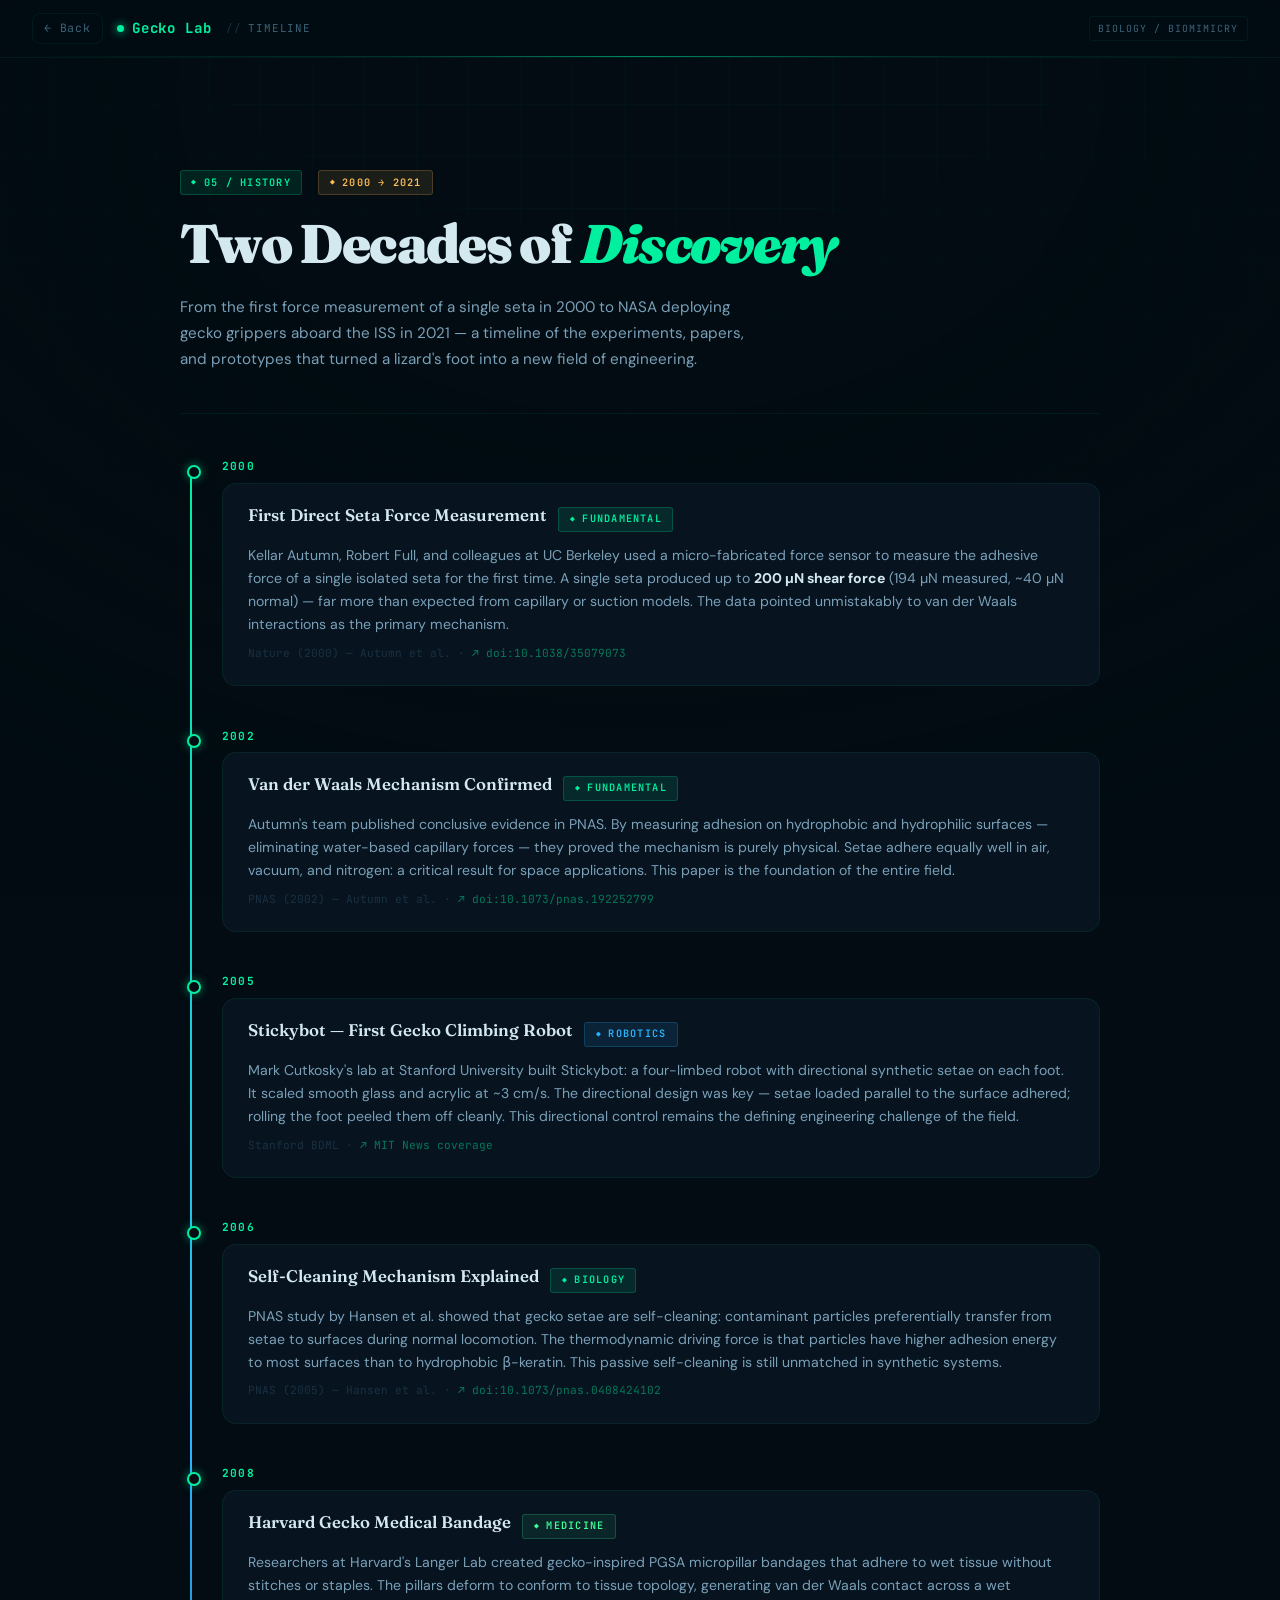
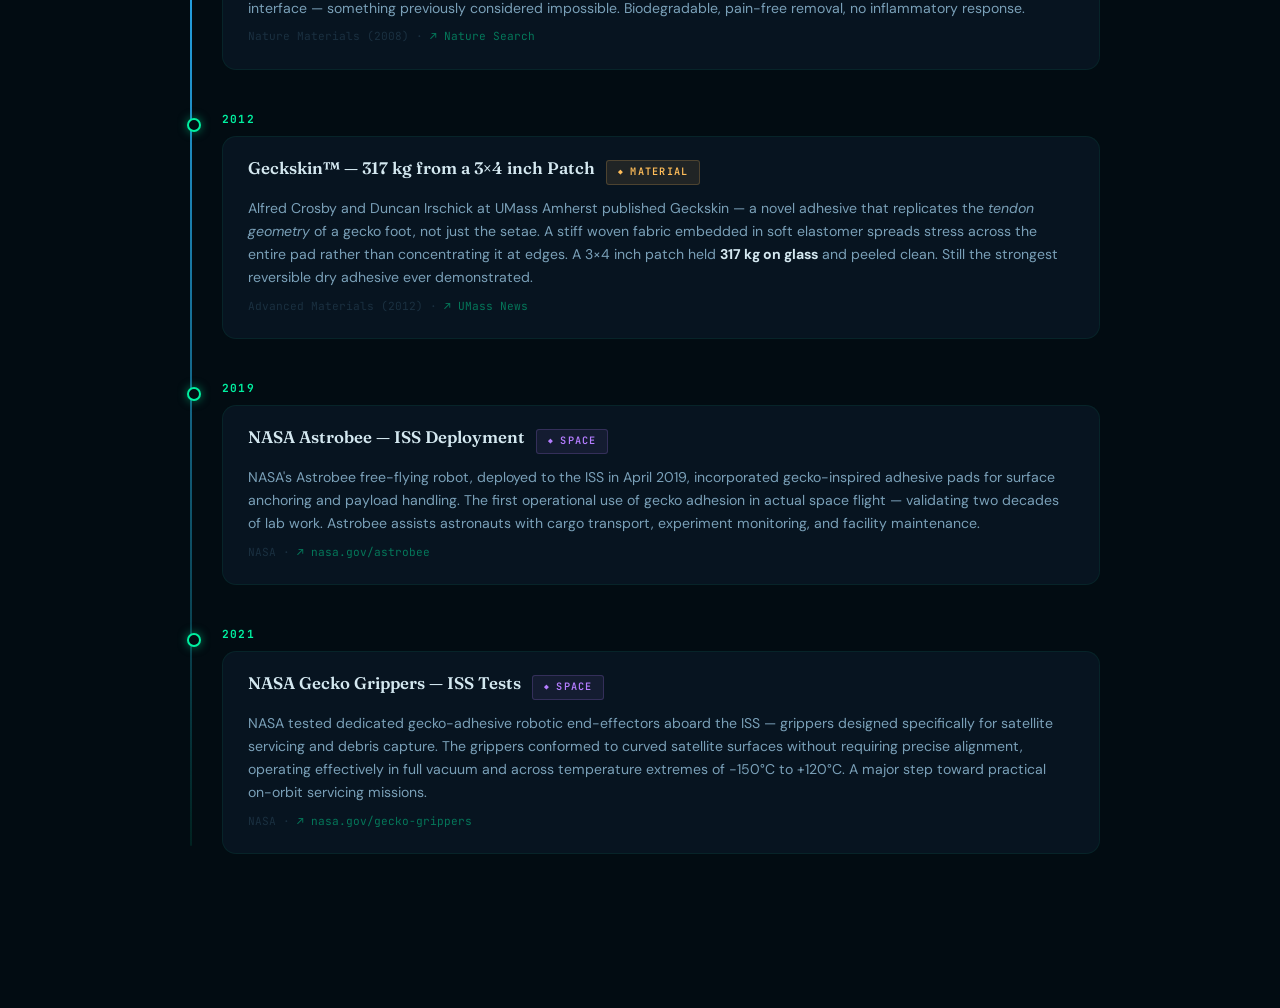
<file: timeline.html>
<!DOCTYPE html>
<html lang="en">
<head>
  <meta charset="UTF-8"><meta name="viewport" content="width=device-width,initial-scale=1">
  <title>Timeline — Gecko Lab</title>
  <link rel="stylesheet" href="css/style.css">
</head>
<body>
<script src="js/layout.js"></script>
<script>
document.getElementById("page-content").innerHTML = `
<div class="page-hero">
  <div class="ph-top">
    <span class="tag tag-teal">05 / History</span>
    <span class="tag tag-amber">2000 → 2021</span>
  </div>
  <h1>Two Decades of <em>Discovery</em></h1>
  <p style="max-width:580px">
    From the first force measurement of a single seta in 2000 to NASA deploying gecko grippers
    aboard the ISS in 2021 — a timeline of the experiments, papers, and prototypes that turned
    a lizard's foot into a new field of engineering.
  </p>
</div>

<div class="timeline">

  <div class="tl-item reveal">
    <div class="tl-dot"></div>
    <div class="tl-year">2000</div>
    <div class="tl-card">
      <div style="display:flex;align-items:center;gap:.7rem;margin-bottom:.7rem">
        <h2>First Direct Seta Force Measurement</h2>
        <span class="tag tag-teal" style="flex-shrink:0">Fundamental</span>
      </div>
      <p>
        Kellar Autumn, Robert Full, and colleagues at UC Berkeley used a micro-fabricated force sensor
        to measure the adhesive force of a single isolated seta for the first time. A single seta produced
        up to <strong style="color:var(--t1)">200 µN shear force</strong> (194 µN measured, ~40 µN normal) — far more than expected from capillary or suction models.
        The data pointed unmistakably to van der Waals interactions as the primary mechanism.
      </p>
      <div class="tl-ref">
        Nature (2000) — Autumn et al. ·
        <a href="https://www.nature.com/articles/35079073" target="_blank">↗ doi:10.1038/35079073</a>
      </div>
    </div>
  </div>

  <div class="tl-item reveal">
    <div class="tl-dot"></div>
    <div class="tl-year">2002</div>
    <div class="tl-card">
      <div style="display:flex;align-items:center;gap:.7rem;margin-bottom:.7rem">
        <h2>Van der Waals Mechanism Confirmed</h2>
        <span class="tag tag-teal" style="flex-shrink:0">Fundamental</span>
      </div>
      <p>
        Autumn's team published conclusive evidence in PNAS. By measuring adhesion on hydrophobic and
        hydrophilic surfaces — eliminating water-based capillary forces — they proved the mechanism is
        purely physical. Setae adhere equally well in air, vacuum, and nitrogen: a critical result for
        space applications. This paper is the foundation of the entire field.
      </p>
      <div class="tl-ref">
        PNAS (2002) — Autumn et al. ·
        <a href="https://www.pnas.org/doi/10.1073/pnas.192252799" target="_blank">↗ doi:10.1073/pnas.192252799</a>
      </div>
    </div>
  </div>

  <div class="tl-item reveal">
    <div class="tl-dot"></div>
    <div class="tl-year">2005</div>
    <div class="tl-card">
      <div style="display:flex;align-items:center;gap:.7rem;margin-bottom:.7rem">
        <h2>Stickybot — First Gecko Climbing Robot</h2>
        <span class="tag tag-blue" style="flex-shrink:0">Robotics</span>
      </div>
      <p>
        Mark Cutkosky's lab at Stanford University built Stickybot: a four-limbed robot with directional
        synthetic setae on each foot. It scaled smooth glass and acrylic at ~3 cm/s. The directional
        design was key — setae loaded parallel to the surface adhered; rolling the foot peeled them
        off cleanly. This directional control remains the defining engineering challenge of the field.
      </p>
      <div class="tl-ref">
        Stanford BDML · <a href="https://news.mit.edu/2009/stickybot-092509" target="_blank">↗ MIT News coverage</a>
      </div>
    </div>
  </div>

  <div class="tl-item reveal">
    <div class="tl-dot"></div>
    <div class="tl-year">2006</div>
    <div class="tl-card">
      <div style="display:flex;align-items:center;gap:.7rem;margin-bottom:.7rem">
        <h2>Self-Cleaning Mechanism Explained</h2>
        <span class="tag tag-teal" style="flex-shrink:0">Biology</span>
      </div>
      <p>
        PNAS study by Hansen et al. showed that gecko setae are self-cleaning: contaminant particles
        preferentially transfer from setae to surfaces during normal locomotion. The thermodynamic
        driving force is that particles have higher adhesion energy to most surfaces than to hydrophobic
        β-keratin. This passive self-cleaning is still unmatched in synthetic systems.
      </p>
      <div class="tl-ref">
        PNAS (2005) — Hansen et al. ·
        <a href="https://www.pnas.org/doi/10.1073/pnas.0408424102" target="_blank">↗ doi:10.1073/pnas.0408424102</a>
      </div>
    </div>
  </div>

  <div class="tl-item reveal">
    <div class="tl-dot"></div>
    <div class="tl-year">2008</div>
    <div class="tl-card">
      <div style="display:flex;align-items:center;gap:.7rem;margin-bottom:.7rem">
        <h2>Harvard Gecko Medical Bandage</h2>
        <span class="tag tag-green" style="flex-shrink:0">Medicine</span>
      </div>
      <p>
        Researchers at Harvard's Langer Lab created gecko-inspired PGSA micropillar bandages that adhere
        to wet tissue without stitches or staples. The pillars deform to conform to tissue topology,
        generating van der Waals contact across a wet interface — something previously considered
        impossible. Biodegradable, pain-free removal, no inflammatory response.
      </p>
      <div class="tl-ref">
        Nature Materials (2008) · <a href="https://www.nature.com/search?q=gecko+bandage+harvard" target="_blank">↗ Nature Search</a>
      </div>
    </div>
  </div>

  <div class="tl-item reveal">
    <div class="tl-dot"></div>
    <div class="tl-year">2012</div>
    <div class="tl-card">
      <div style="display:flex;align-items:center;gap:.7rem;margin-bottom:.7rem">
        <h2>Geckskin™ — 317 kg from a 3×4 inch Patch</h2>
        <span class="tag tag-amber" style="flex-shrink:0">Material</span>
      </div>
      <p>
        Alfred Crosby and Duncan Irschick at UMass Amherst published Geckskin — a novel adhesive
        that replicates the <em>tendon geometry</em> of a gecko foot, not just the setae. A stiff woven
        fabric embedded in soft elastomer spreads stress across the entire pad rather than concentrating
        it at edges. A 3×4 inch patch held <strong style="color:var(--t1)">317 kg on glass</strong> and peeled clean.
        Still the strongest reversible dry adhesive ever demonstrated.
      </p>
      <div class="tl-ref">
        Advanced Materials (2012) · <a href="https://www.umass.edu/newsoffice/article/geckskin-sticks-hauls-700-pounds-glass" target="_blank">↗ UMass News</a>
      </div>
    </div>
  </div>

  <div class="tl-item reveal">
    <div class="tl-dot"></div>
    <div class="tl-year">2019</div>
    <div class="tl-card">
      <div style="display:flex;align-items:center;gap:.7rem;margin-bottom:.7rem">
        <h2>NASA Astrobee — ISS Deployment</h2>
        <span class="tag tag-purple" style="flex-shrink:0">Space</span>
      </div>
      <p>
        NASA's Astrobee free-flying robot, deployed to the ISS in April 2019, incorporated
        gecko-inspired adhesive pads for surface anchoring and payload handling. The first operational
        use of gecko adhesion in actual space flight — validating two decades of lab work. Astrobee
        assists astronauts with cargo transport, experiment monitoring, and facility maintenance.
      </p>
      <div class="tl-ref">
        NASA · <a href="https://www.nasa.gov/astrobee/" target="_blank">↗ nasa.gov/astrobee</a>
      </div>
    </div>
  </div>

  <div class="tl-item reveal">
    <div class="tl-dot"></div>
    <div class="tl-year">2021</div>
    <div class="tl-card">
      <div style="display:flex;align-items:center;gap:.7rem;margin-bottom:.7rem">
        <h2>NASA Gecko Grippers — ISS Tests</h2>
        <span class="tag tag-purple" style="flex-shrink:0">Space</span>
      </div>
      <p>
        NASA tested dedicated gecko-adhesive robotic end-effectors aboard the ISS — grippers
        designed specifically for satellite servicing and debris capture. The grippers conformed
        to curved satellite surfaces without requiring precise alignment, operating effectively
        in full vacuum and across temperature extremes of −150°C to +120°C. A major step toward
        practical on-orbit servicing missions.
      </p>
      <div class="tl-ref">
        NASA · <a href="https://www.nasa.gov/missions/station/gecko-grippers-moving-on-up/" target="_blank">↗ nasa.gov/gecko-grippers</a>
      </div>
    </div>
  </div>

</div>
`;
</script>
</body>
</html>
</file>
<file: css/style.css>
/* ═══════════════════════════════════════════════════════════
   GECKO LAB  —  DEEP SPECIMEN TERMINAL
   Design System v5
   Fonts: Fraunces · JetBrains Mono · DM Sans
════════════════════════════════════════════════════════════ */

@import url('https://fonts.googleapis.com/css2?family=Fraunces:ital,opsz,wght@0,9..144,300;0,9..144,700;0,9..144,900;1,9..144,300;1,9..144,700&family=JetBrains+Mono:wght@400;600;700&family=DM+Sans:ital,opsz,wght@0,9..40,300;0,9..40,400;0,9..40,500;1,9..40,300&display=swap');

/* ── Tokens ─────────────────────────────────────────────── */
:root {
  --bg:         #020c12;
  --bg-l1:      #071420;
  --bg-l2:      #0b1e2e;
  --bg-l3:      #102435;

  --teal:       #00f0a0;
  --teal-2:     #00c880;
  --teal-dim:   rgba(0,240,160,.10);
  --teal-mid:   rgba(0,240,160,.30);
  --teal-glow:  0 0 28px rgba(0,240,160,.20), 0 0 80px rgba(0,240,160,.06);

  --blue:       #2ab4ff;
  --blue-dim:   rgba(42,180,255,.10);

  --amber:      #ffbd59;
  --amber-dim:  rgba(255,189,89,.10);
  --amber-glow: 0 0 24px rgba(255,189,89,.18);

  --red:        #ff5252;
  --green:      #3dff9a;
  --purple:     #b47dff;

  --t1:         #d4e8f0;
  --t2:         #7aa0b8;
  --t3:         #3d6478;
  --t4:         #1a3040;

  --border:     rgba(0,240,160,.07);
  --border-2:   rgba(0,240,160,.18);
  --border-3:   rgba(0,240,160,.42);

  --fd: 'Fraunces', Georgia, serif;
  --fm: 'JetBrains Mono', monospace;
  --fb: 'DM Sans', system-ui, sans-serif;

  --r1: 8px;
  --r2: 14px;
  --r3: 22px;

  --ease: cubic-bezier(.22,1,.36,1);
}

/* ── Reset ──────────────────────────────────────────────── */
*,*::before,*::after{margin:0;padding:0;box-sizing:border-box}
html{scroll-behavior:smooth;-webkit-text-size-adjust:100%}

body {
  font-family: var(--fb);
  font-size: 16px;
  font-weight: 400;
  line-height: 1.6;
  color: var(--t1);
  background: var(--bg);
  min-height: 100vh;
  overflow-x: hidden;
  -webkit-tap-highlight-color: transparent;
}

/* Fine grid texture */
body::before {
  content:'';
  position:fixed;inset:0;z-index:0;pointer-events:none;
  background-image:
    linear-gradient(rgba(0,240,160,.025) 1px, transparent 1px),
    linear-gradient(90deg, rgba(0,240,160,.025) 1px, transparent 1px);
  background-size: 52px 52px;
  mask-image: radial-gradient(ellipse 100% 70% at 50% 0%, #000 30%, transparent 100%);
}

/* Vignette */
body::after {
  content:'';
  position:fixed;inset:0;z-index:0;pointer-events:none;
  background: radial-gradient(ellipse 90% 90% at 50% 10%, transparent 40%, rgba(2,12,18,.7) 100%);
}

/* ══════════════════════════════════════════════════════════
   TOPBAR
══════════════════════════════════════════════════════════ */
.topbar {
  position:sticky;top:0;z-index:200;height:58px;
  display:flex;align-items:center;justify-content:space-between;
  padding:0 2rem;
  background:rgba(2,12,18,.90);
  backdrop-filter:blur(24px) saturate(180%);
  -webkit-backdrop-filter:blur(24px) saturate(180%);
  border-bottom:1px solid var(--border);
}

/* animated scan line bottom */
.topbar::after {
  content:'';
  position:absolute;bottom:0;left:0;right:0;height:1px;
  background: linear-gradient(90deg,
    transparent 0%, var(--teal-mid) 30%,
    var(--teal) 50%, var(--teal-mid) 70%, transparent 100%);
  opacity:.55;
  animation: scan-slide 6s linear infinite;
}
@keyframes scan-slide {
  0%{background-position:-200% 0} 100%{background-position:200% 0}
}

.nav-left{display:flex;align-items:center;gap:.9rem}
.nav-right{display:flex;align-items:center;gap:.8rem}

.brand {
  font-family:var(--fm);font-size:.88rem;font-weight:700;
  color:var(--teal);text-decoration:none;letter-spacing:.06em;
  display:flex;align-items:center;gap:.5rem;
}
.brand-dot {
  width:7px;height:7px;border-radius:50%;background:var(--teal);
  box-shadow:0 0 10px var(--teal);
  animation:brand-pulse 2.4s ease-in-out infinite;
}
@keyframes brand-pulse{0%,100%{opacity:1;transform:scale(1)} 50%{opacity:.4;transform:scale(.65)}}

.back-btn {
  font-family:var(--fm);font-size:.72rem;letter-spacing:.06em;
  color:var(--t3);text-decoration:none;
  display:flex;align-items:center;gap:.35rem;
  padding:.3rem .7rem;border-radius:var(--r1);
  border:1px solid var(--border);background:transparent;
  cursor:pointer;transition:.2s var(--ease);
}
.back-btn:hover{color:var(--teal);border-color:var(--border-2);background:var(--teal-dim)}

.breadcrumb {
  font-family:var(--fm);font-size:.68rem;letter-spacing:.08em;
  text-transform:uppercase;color:var(--t3);
  display:flex;align-items:center;gap:.4rem;
}
.breadcrumb::before{content:'//';color:var(--t4)}

.nav-pill {
  font-family:var(--fm);font-size:.62rem;letter-spacing:.1em;
  text-transform:uppercase;color:var(--t3);
  padding:.2rem .55rem;border:1px solid var(--border);border-radius:3px;
}

/* ══════════════════════════════════════════════════════════
   LAYOUT
══════════════════════════════════════════════════════════ */
.main-wrapper{position:relative;z-index:1;min-height:100vh}

.main-content {
  padding:3.5rem 2.5rem 7rem;
  max-width:1000px;margin:0 auto;width:100%;
}
.main-content.full-bleed{max-width:1400px}
.main-content.no-pad{padding:0;max-width:100%}

/* ══════════════════════════════════════════════════════════
   TYPOGRAPHY
══════════════════════════════════════════════════════════ */
h1 {
  font-family:var(--fd);
  font-size:clamp(2.2rem,5vw,3.4rem);
  font-weight:900;line-height:1.05;letter-spacing:-.03em;
  color:var(--t1);margin-bottom:1.4rem;
}
h1 em{font-style:italic;color:var(--teal)}
h1 .dim{color:var(--t3);font-weight:300}

h2 {
  font-family:var(--fd);
  font-size:1.5rem;font-weight:700;line-height:1.15;
  color:var(--t1);margin-bottom:.65rem;
}
h3 {
  font-family:var(--fb);
  font-size:1rem;font-weight:500;color:var(--t1);
}
p{color:var(--t2);line-height:1.72;font-size:.95rem}

/* Mono label */
.tag {
  font-family:var(--fm);font-size:.64rem;font-weight:600;
  letter-spacing:.12em;text-transform:uppercase;
  padding:.22rem .65rem;border-radius:3px;
  display:inline-flex;align-items:center;gap:.4rem;
}
.tag::before{content:'◆';font-size:.5rem}
.tag-teal {background:var(--teal-dim);color:var(--teal);border:1px solid rgba(0,240,160,.2)}
.tag-amber{background:var(--amber-dim);color:var(--amber);border:1px solid rgba(255,189,89,.2)}
.tag-blue {background:var(--blue-dim); color:var(--blue); border:1px solid rgba(42,180,255,.2)}
.tag-red  {background:rgba(255,82,82,.08);color:var(--red); border:1px solid rgba(255,82,82,.2)}
.tag-purple{background:rgba(180,125,255,.08);color:var(--purple);border:1px solid rgba(180,125,255,.2)}
.tag-green{background:rgba(61,255,154,.08);color:var(--green);border:1px solid rgba(61,255,154,.2)}

/* Section divider */
.section-rule {
  display:flex;align-items:center;gap:1rem;
  margin:3rem 0 1.8rem;
}
.section-rule::before,.section-rule::after {
  content:'';flex:1;height:1px;
  background:linear-gradient(90deg, var(--border-2), transparent);
}
.section-rule::before{background:linear-gradient(90deg,transparent,var(--border-2))}
.section-rule span {
  font-family:var(--fm);font-size:.64rem;font-weight:600;
  letter-spacing:.15em;text-transform:uppercase;color:var(--teal);
  white-space:nowrap;
}

/* ══════════════════════════════════════════════════════════
   CARD SYSTEM
══════════════════════════════════════════════════════════ */
.card {
  background:var(--bg-l1);
  border:1px solid var(--border);
  border-radius:var(--r2);
  padding:1.8rem;
  transition:.35s var(--ease);
  position:relative;overflow:hidden;
}
.card::before {
  content:'';position:absolute;top:0;right:0;
  width:80px;height:80px;
  background:radial-gradient(circle at top right,rgba(0,240,160,.05),transparent 70%);
  pointer-events:none;
}
.card:hover {
  border-color:var(--border-2);
  background:var(--bg-l2);
  box-shadow:var(--teal-glow);
  transform:translateY(-2px);
}
.card-link{text-decoration:none;color:inherit;display:block}

/* specimen corner tag */
.card .specimen-id {
  position:absolute;top:.9rem;right:.9rem;
  font-family:var(--fm);font-size:.58rem;letter-spacing:.1em;
  color:var(--t4);text-transform:uppercase;
}

/* ══════════════════════════════════════════════════════════
   NAV CARDS (home)
══════════════════════════════════════════════════════════ */
.nav-grid {
  display:grid;
  grid-template-columns:repeat(auto-fill,minmax(270px,1fr));
  gap:1rem;
}
.nav-card {
  background:var(--bg-l1);border:1px solid var(--border);
  border-radius:var(--r2);padding:1.7rem;
  text-decoration:none;color:inherit;
  display:flex;flex-direction:column;gap:.6rem;
  transition:.3s var(--ease);position:relative;overflow:hidden;
  min-height:168px;
}
.nav-card:hover {
  border-color:var(--border-2);background:var(--bg-l2);
  transform:translateY(-4px);box-shadow:var(--teal-glow);
}
/* bottom accent bar on hover */
.nav-card::after {
  content:'';
  position:absolute;bottom:0;left:0;right:0;height:2px;
  background:linear-gradient(90deg,var(--teal),var(--blue));
  transform:scaleX(0);transform-origin:left;transition:.35s var(--ease);
}
.nav-card:hover::after{transform:scaleX(1)}
/* coordinate label */
.nc-coord {
  font-family:var(--fm);font-size:.58rem;letter-spacing:.1em;
  color:var(--t4);margin-bottom:.2rem;
}
.nc-icon{font-size:1.5rem;line-height:1}
.nc-title {
  font-family:var(--fd);font-size:1.2rem;font-weight:700;
  color:var(--t1);line-height:1.15;
}
.nc-desc{font-size:.84rem;color:var(--t2);line-height:1.5;flex:1}
.nc-arrow {
  margin-top:.6rem;font-family:var(--fm);font-size:.75rem;
  color:var(--teal-mid);transition:.2s var(--ease);
  display:flex;align-items:center;gap:.3rem;
}
.nav-card:hover .nc-arrow{color:var(--teal);transform:translateX(4px)}

/* ══════════════════════════════════════════════════════════
   STAT DISPLAY
══════════════════════════════════════════════════════════ */
.stat-val {
  font-family:var(--fm);font-size:1.6rem;font-weight:700;
  color:var(--amber);line-height:1;
}
.stat-lbl {
  font-family:var(--fm);font-size:.62rem;letter-spacing:.1em;
  text-transform:uppercase;color:var(--t3);margin-top:.3rem;
}

/* ══════════════════════════════════════════════════════════
   PAGE HEADER
══════════════════════════════════════════════════════════ */
.page-hero {
  padding:3.5rem 0 2.5rem;
  border-bottom:1px solid var(--border);
  margin-bottom:2.8rem;
  position:relative;
}
.page-hero .ph-top {
  display:flex;align-items:center;gap:1rem;
  margin-bottom:1.2rem;flex-wrap:wrap;
}

/* ══════════════════════════════════════════════════════════
   CALLOUT / HIGHLIGHT
══════════════════════════════════════════════════════════ */
.callout {
  background:linear-gradient(135deg,rgba(0,240,160,.06),rgba(0,240,160,.02));
  border:1px solid var(--border-2);border-radius:var(--r3);
  padding:2rem 2.4rem;margin:2.5rem 0;
  position:relative;overflow:hidden;
}
.callout::before {
  content:'';position:absolute;top:-60px;right:-60px;
  width:160px;height:160px;border-radius:50%;
  background:radial-gradient(circle,rgba(0,240,160,.1),transparent 70%);
}
.callout h2{color:var(--teal);margin-bottom:.6rem;font-size:1.15rem}

/* ══════════════════════════════════════════════════════════
   INPUTS & CONTROLS
══════════════════════════════════════════════════════════ */
input[type=range] {
  width:100%;cursor:pointer;appearance:none;
  height:3px;border-radius:2px;
  background:var(--bg-l3);outline:none;
  accent-color:var(--teal);
}
input[type=range]::-webkit-slider-thumb {
  appearance:none;width:14px;height:14px;border-radius:50%;
  background:var(--teal);cursor:pointer;
  border:2px solid var(--bg);
  box-shadow:0 0 8px rgba(0,240,160,.5);
  transition:.15s;
}
input[type=range]::-webkit-slider-thumb:hover{transform:scale(1.2)}

input[type=number],input[type=text],select {
  width:100%;padding:.55rem .8rem;
  border-radius:var(--r1);
  border:1px solid var(--border-2);
  background:rgba(0,0,0,.3);
  color:var(--t1);
  font-family:var(--fm);font-size:.85rem;
  outline:none;transition:.2s;
  -webkit-appearance:none;
}
input[type=number]:focus,select:focus {
  border-color:var(--teal);
  box-shadow:0 0 0 2px var(--teal-dim);
}

/* ══════════════════════════════════════════════════════════
   BUTTON
══════════════════════════════════════════════════════════ */
.btn {
  display:inline-flex;align-items:center;gap:.5rem;
  font-family:var(--fm);font-size:.74rem;font-weight:600;
  letter-spacing:.07em;text-transform:uppercase;
  padding:.55rem 1.1rem;border-radius:var(--r1);
  border:1px solid var(--border-2);
  background:var(--teal-dim);color:var(--teal);
  cursor:pointer;transition:.2s var(--ease);
  text-decoration:none;white-space:nowrap;
}
.btn:hover{background:var(--teal);color:var(--bg);border-color:var(--teal);box-shadow:var(--teal-glow)}
.btn-ghost{background:transparent;color:var(--t2);border-color:var(--border)}
.btn-ghost:hover{color:var(--t1);background:rgba(255,255,255,.05);border-color:rgba(255,255,255,.15)}

/* ══════════════════════════════════════════════════════════
   TIMELINE
══════════════════════════════════════════════════════════ */
.timeline{position:relative;padding-left:2.6rem}
.timeline::before {
  content:'';position:absolute;left:.65rem;top:.5rem;bottom:.5rem;width:2px;
  background:linear-gradient(180deg,var(--teal),var(--blue),rgba(0,240,160,.1));
  border-radius:2px;
}
.tl-item{position:relative;margin-bottom:2.6rem}
.tl-dot {
  position:absolute;left:-2.15rem;top:.4rem;
  width:14px;height:14px;border-radius:50%;
  background:var(--bg);border:2px solid var(--teal);
  box-shadow:0 0 10px rgba(0,240,160,.5);
  transition:.3s var(--ease);z-index:2;
}
.tl-item:hover .tl-dot {
  background:var(--teal);transform:scale(1.4);
  box-shadow:0 0 20px rgba(0,240,160,.8);
}
.tl-year {
  font-family:var(--fm);font-size:.7rem;letter-spacing:.12em;
  color:var(--teal);font-weight:700;margin-bottom:.4rem;
  text-transform:uppercase;
}
.tl-card {
  background:var(--bg-l1);border:1px solid var(--border);
  border-radius:var(--r2);padding:1.4rem 1.6rem;transition:.3s var(--ease);
}
.tl-item:hover .tl-card{border-color:var(--border-2);box-shadow:var(--teal-glow)}
.tl-card h2{font-size:1.05rem;font-weight:600;margin-bottom:.45rem}
.tl-card p{font-size:.88rem;line-height:1.65}
.tl-ref{font-family:var(--fm);font-size:.7rem;color:var(--t4);margin-top:.5rem}
.tl-ref a{color:rgba(0,240,160,.45);text-decoration:none;transition:.15s}
.tl-ref a:hover{color:var(--teal)}

/* ══════════════════════════════════════════════════════════
   PAPER CARDS (research)
══════════════════════════════════════════════════════════ */
.paper-card {
  background:var(--bg-l1);border:1px solid var(--border);
  border-radius:var(--r2);padding:1.6rem 1.9rem;
  margin-bottom:.9rem;text-decoration:none;color:inherit;
  display:block;transition:.3s var(--ease);position:relative;
}
.paper-card:hover{border-color:var(--border-2);transform:translateX(5px);box-shadow:var(--teal-glow)}
.paper-meta{display:flex;align-items:center;gap:.7rem;margin-bottom:.7rem;flex-wrap:wrap}
.paper-year{font-family:var(--fm);font-size:.7rem;font-weight:700;color:var(--teal)}
.paper-journal{font-family:var(--fm);font-size:.68rem;color:var(--t3);font-style:italic}
.paper-card h2{font-size:1.0rem;font-weight:500;margin-bottom:.5rem;line-height:1.4}
.paper-card p{font-size:.86rem;line-height:1.6;margin-bottom:.8rem}
.paper-links{display:flex;gap:.5rem;flex-wrap:wrap}
.plink {
  display:inline-flex;align-items:center;gap:.3rem;
  font-family:var(--fm);font-size:.68rem;font-weight:600;
  padding:.28rem .7rem;border-radius:5px;text-decoration:none;transition:.2s;
}
.plink-p{background:var(--teal-dim);color:var(--teal);border:1px solid rgba(0,240,160,.2)}
.plink-p:hover{background:var(--teal);color:var(--bg)}
.plink-s{background:rgba(255,255,255,.03);color:var(--t3);border:1px solid rgba(255,255,255,.07)}
.plink-s:hover{color:var(--t1);background:rgba(255,255,255,.07)}

/* ══════════════════════════════════════════════════════════
   APPLICATION CARDS
══════════════════════════════════════════════════════════ */
.app-grid{display:grid;grid-template-columns:repeat(auto-fill,minmax(290px,1fr));gap:1.1rem}
.app-card {
  background:var(--bg-l1);border:1px solid var(--border);
  border-radius:var(--r3);padding:1.9rem;
  transition:.35s var(--ease);position:relative;overflow:hidden;
  display:flex;flex-direction:column;
}
.app-card::before {
  content:'';position:absolute;top:0;right:0;
  width:120px;height:120px;
  background:radial-gradient(circle at top right,rgba(0,240,160,.05),transparent 70%);
  pointer-events:none;
}
.app-card:hover {
  border-color:var(--border-2);transform:translateY(-5px);
  box-shadow:var(--teal-glow);background:var(--bg-l2);
}
.app-card h2{font-size:1.1rem;font-weight:600;margin:.8rem 0 .5rem}
.app-card p{font-size:.88rem;color:var(--t2);line-height:1.65;flex:1;margin-bottom:.9rem}
.app-detail {
  font-size:.82rem;color:var(--t2);line-height:1.7;
  border-top:1px solid var(--border);padding-top:.8rem;margin-top:auto;
}
.app-detail strong{color:var(--t1)}
.app-links{display:flex;gap:.5rem;flex-wrap:wrap;margin-top:.8rem}

/* Geckskin highlight */
.highlight-card {
  background:linear-gradient(135deg,rgba(0,240,160,.07),rgba(0,240,160,.02));
  border:1px solid var(--border-2);border-radius:var(--r3);
  padding:2.2rem;margin-bottom:2rem;
  display:grid;grid-template-columns:1fr 1fr;gap:2rem;align-items:center;
}
.highlight-card h2{color:var(--teal);font-size:1.45rem;margin-bottom:.5rem}

/* ══════════════════════════════════════════════════════════
   FUTURE CARDS
══════════════════════════════════════════════════════════ */
.future-grid{display:grid;grid-template-columns:repeat(auto-fill,minmax(290px,1fr));gap:1.1rem}
.future-card {
  background:var(--bg-l1);border:1px solid var(--border);
  border-radius:var(--r3);padding:1.9rem;transition:.35s var(--ease);
}
.future-card:hover {
  border-color:var(--border-2);transform:translateY(-4px);
  box-shadow:var(--teal-glow);background:var(--bg-l2);
}
.future-card .fi{font-size:1.9rem;margin-bottom:.9rem}
.future-card h2{font-size:1.05rem;font-weight:600;margin-bottom:.5rem}
.future-card p{font-size:.88rem;color:var(--t2);line-height:1.65;margin-bottom:.8rem}

/* status badges */
.status-badge {
  display:inline-block;font-family:var(--fm);font-size:.62rem;
  padding:.22rem .6rem;border-radius:3px;font-weight:600;
  letter-spacing:.08em;text-transform:uppercase;
}

/* ══════════════════════════════════════════════════════════
   SIMULATION
══════════════════════════════════════════════════════════ */
.sim-wrapper {
  display:grid;
  grid-template-columns:minmax(300px,380px) minmax(420px,1fr);
  gap:1.5rem;align-items:stretch;
}
.sim-controls {
  background:var(--bg-l1);border:1px solid var(--border);
  border-radius:var(--r2);padding:1.5rem;
}
.sim-visual {
  min-height:560px;
  background:var(--bg-l1);border:1px solid var(--border);
  border-radius:var(--r2);padding:.7rem;
}
#simCanvas {
  width:100%;height:100%;display:block;
  border-radius:10px;
  background:linear-gradient(180deg,#030f18,#020c14);
}
.ctrl-head {
  font-family:var(--fm);font-size:.64rem;font-weight:700;
  letter-spacing:.14em;text-transform:uppercase;color:var(--teal);
  margin-bottom:.7rem;margin-top:1.1rem;display:flex;align-items:center;gap:.5rem;
}
.ctrl-head:first-child{margin-top:0}
.ctrl-head::before{content:'▸';font-size:.55rem}

.adh-grid{display:grid;grid-template-columns:repeat(3,1fr);gap:.4rem}
.adh-btn {
  padding:.55rem .2rem;border-radius:var(--r1);
  border:1px solid var(--border);background:rgba(255,255,255,.02);
  color:var(--t3);cursor:pointer;transition:.2s var(--ease);
  font-family:var(--fb);font-size:.75rem;text-align:center;line-height:1.3;
  user-select:none;
}
.adh-btn:hover{border-color:var(--border-2);color:var(--t1)}
.adh-btn.active{border-color:var(--teal);background:var(--teal-dim);color:var(--teal);font-weight:600}
.adh-icon{font-size:1.1rem;display:block;margin-bottom:.1rem}
.adh-sigma{font-size:.62rem;color:var(--t4);display:block;margin-top:.05rem}
.adh-btn.active .adh-sigma{color:rgba(0,240,160,.5)}

.preset-grid{display:grid;grid-template-columns:1fr 1fr;gap:.4rem}
.preset-btn {
  padding:.5rem .35rem;border-radius:var(--r1);
  border:1px solid var(--border);background:transparent;
  color:var(--t2);cursor:pointer;transition:.2s var(--ease);font-size:.78rem;
  font-family:var(--fb);
}
.preset-btn:hover{border-color:var(--border-2);color:var(--t1)}
.preset-btn.active{background:var(--teal);color:var(--bg);border-color:var(--teal);font-weight:700}

.ctrl-label{font-size:.8rem;color:var(--t2);margin-bottom:.38rem;display:block}
.ctrl-section{margin-bottom:.9rem}

.results-box {
  margin-top:.9rem;padding:.9rem;border-radius:var(--r2);
  background:rgba(0,0,0,.3);border:1px solid var(--border);
  font-family:var(--fm);font-size:.78rem;line-height:1.9;
}
.res-row{display:flex;justify-content:space-between;align-items:center}
.res-val{color:var(--amber);font-weight:700}
.max-load-row {
  margin-top:.5rem;padding-top:.5rem;
  border-top:1px solid var(--border);
  font-size:.74rem;color:var(--t3);
}
.max-load-row strong{color:var(--t1)}
.warning-banner {
  display:none;margin-top:.55rem;padding:.55rem .7rem;
  border-radius:var(--r1);
  background:rgba(255,82,82,.08);border:1px solid rgba(255,82,82,.25);
  color:var(--red);font-size:.78rem;line-height:1.5;
  font-family:var(--fb);
}
.warning-banner.visible{display:block}
.gravity-manual{display:flex;align-items:center;gap:.5rem;margin-top:.5rem}
.gravity-manual input{width:88px}
.gravity-manual span{font-family:var(--fm);font-size:.78rem;color:var(--t3)}

/* ══════════════════════════════════════════════════════════
   MECHANISM
══════════════════════════════════════════════════════════ */
.mech-grid {
  display:grid;
  grid-template-columns:minmax(310px,400px) minmax(420px,1fr);
  gap:1.5rem;align-items:stretch;
}
.mech-panel,.mech-canvas-card,.mech-notes {
  background:var(--bg-l1);border:1px solid var(--border);
  border-radius:var(--r2);padding:1.4rem;
}
.metric-grid{display:grid;grid-template-columns:1fr 1fr;gap:.55rem;margin-top:1rem}
.metric {
  background:rgba(0,0,0,.25);border:1px solid var(--border);
  border-radius:var(--r1);padding:.65rem .8rem;
}
.metric .mn {
  font-family:var(--fm);font-size:.62rem;letter-spacing:.08em;
  text-transform:uppercase;color:var(--t3);margin-bottom:.15rem;display:block;
}
.metric .mv {
  font-family:var(--fm);font-size:.95rem;font-weight:700;color:var(--teal);
}
.equation {
  font-family:var(--fm);font-size:.85rem;
  background:rgba(0,0,0,.3);border:1px solid var(--border);
  border-radius:var(--r1);padding:.8rem 1rem;
  color:var(--t1);letter-spacing:.02em;line-height:1.6;
  margin-top:.8rem;
}
.status-chip {
  display:inline-block;margin-top:.8rem;
  padding:.38rem .8rem;border-radius:999px;
  font-family:var(--fm);font-size:.72rem;font-weight:600;letter-spacing:.05em;
  border:1px solid transparent;
}
#vdwGraph {
  width:100%;height:420px;border-radius:10px;display:block;
  background:linear-gradient(180deg,#060f18,#040c14);margin-top:.7rem;
}

/* ══════════════════════════════════════════════════════════
   SETAE SCROLL PAGE
══════════════════════════════════════════════════════════ */
#stage-title{font-family:var(--fd);font-size:1.1rem;font-weight:700;color:var(--teal);margin-bottom:.3rem}
#stage-desc{font-family:var(--fb);font-size:.82rem;color:var(--t2);line-height:1.55}
.stage-dot{width:8px;height:8px;border-radius:50%;background:rgba(0,240,160,.18);border:1px solid rgba(0,240,160,.35);cursor:pointer;transition:.3s var(--ease)}
.stage-dot.active{background:var(--teal);box-shadow:0 0 10px rgba(0,240,160,.7);transform:scale(1.45)}

/* ══════════════════════════════════════════════════════════
   SCROLL REVEAL
══════════════════════════════════════════════════════════ */
.reveal{opacity:0;transform:translateY(24px);transition:opacity .55s var(--ease),transform .55s var(--ease)}
.reveal.visible{opacity:1;transform:translateY(0)}
.reveal-delay-1{transition-delay:.08s}
.reveal-delay-2{transition-delay:.16s}
.reveal-delay-3{transition-delay:.24s}
.reveal-delay-4{transition-delay:.32s}

/* ══════════════════════════════════════════════════════════
   COMPARE TABLE
══════════════════════════════════════════════════════════ */
.compare-table{width:100%;border-collapse:collapse;font-size:.86rem}
.compare-table th {
  font-family:var(--fm);font-size:.65rem;letter-spacing:.1em;
  text-transform:uppercase;color:var(--t3);
  padding:.7rem .9rem;border-bottom:1px solid var(--border);text-align:left;
}
.compare-table td{padding:.8rem .9rem;border-bottom:1px solid var(--border);color:var(--t2)}
.compare-table tr:hover td{background:rgba(0,240,160,.02);color:var(--t1)}
.compare-table .hi{color:var(--teal);font-family:var(--fm);font-weight:700}

/* ══════════════════════════════════════════════════════════
   MOBILE
══════════════════════════════════════════════════════════ */
@media(max-width:900px){
  .main-content{padding:2.5rem 1.5rem 5rem}
  .highlight-card{grid-template-columns:1fr;gap:1.2rem}
  .mech-grid,.sim-wrapper{grid-template-columns:1fr !important}
  .sim-visual{min-height:400px !important}
  #vdwGraph{height:350px}
}
@media(max-width:680px){
  .topbar{padding:0 1.2rem}
  .nav-pill,.breadcrumb{display:none}
  .main-content{padding:2rem 1.2rem 5rem}
  h1{font-size:2rem}
  .adh-grid{grid-template-columns:1fr 1fr}
  .nav-grid{grid-template-columns:1fr}
  .app-grid,.future-grid{grid-template-columns:1fr}
  .compare-table{display:block;overflow-x:auto;white-space:nowrap}
}
</file>
